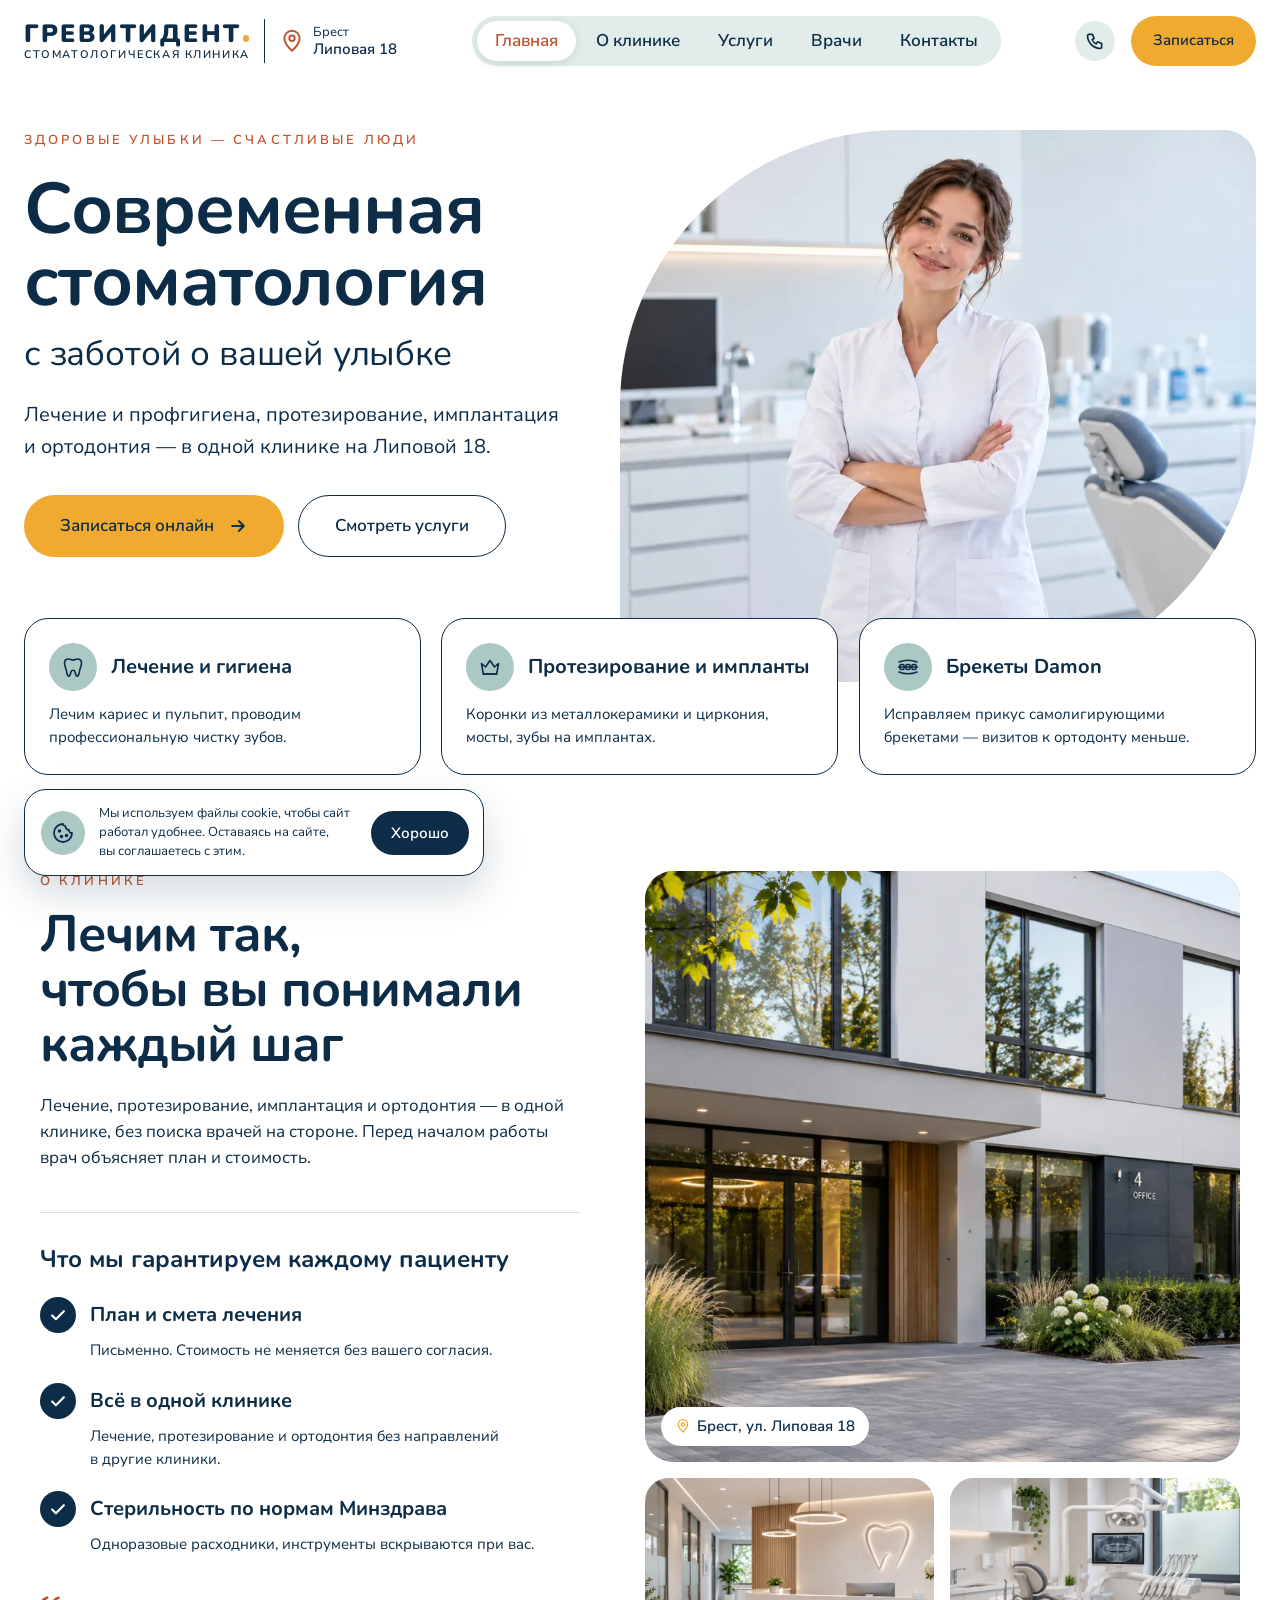
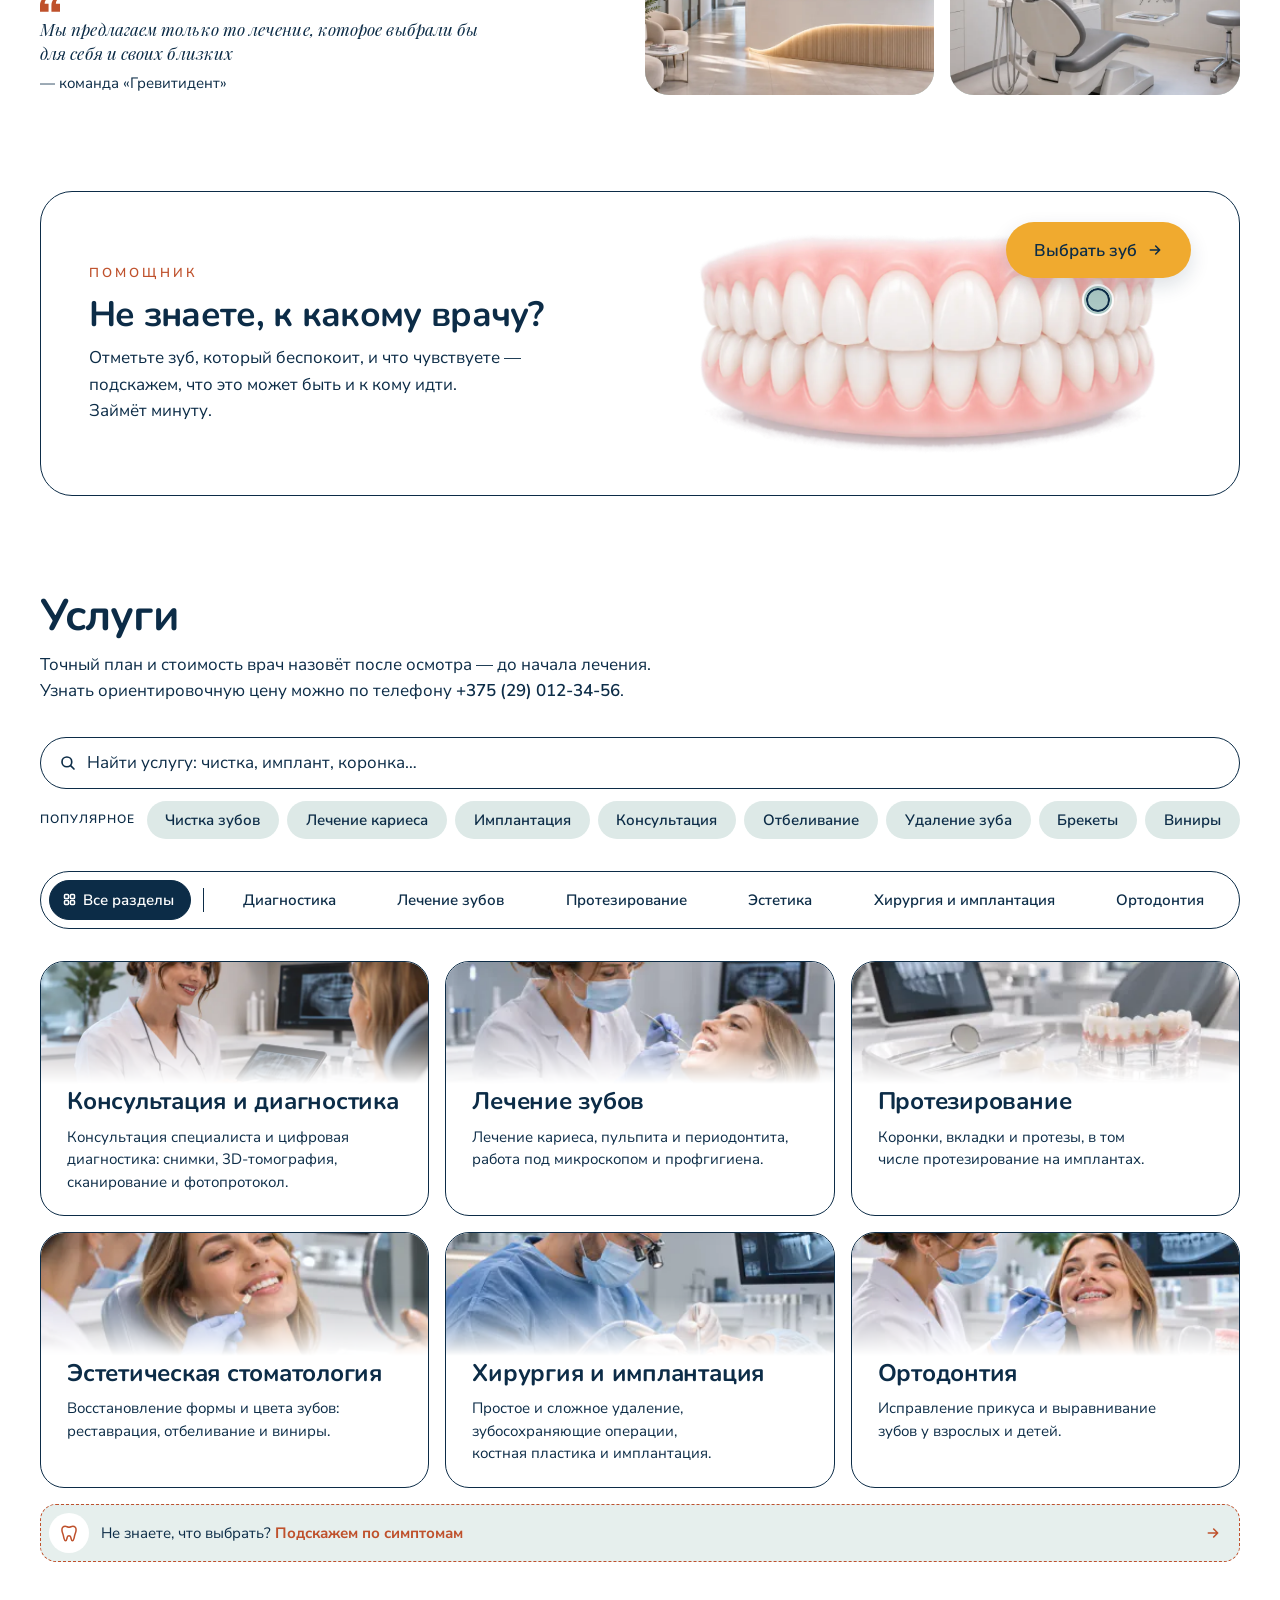
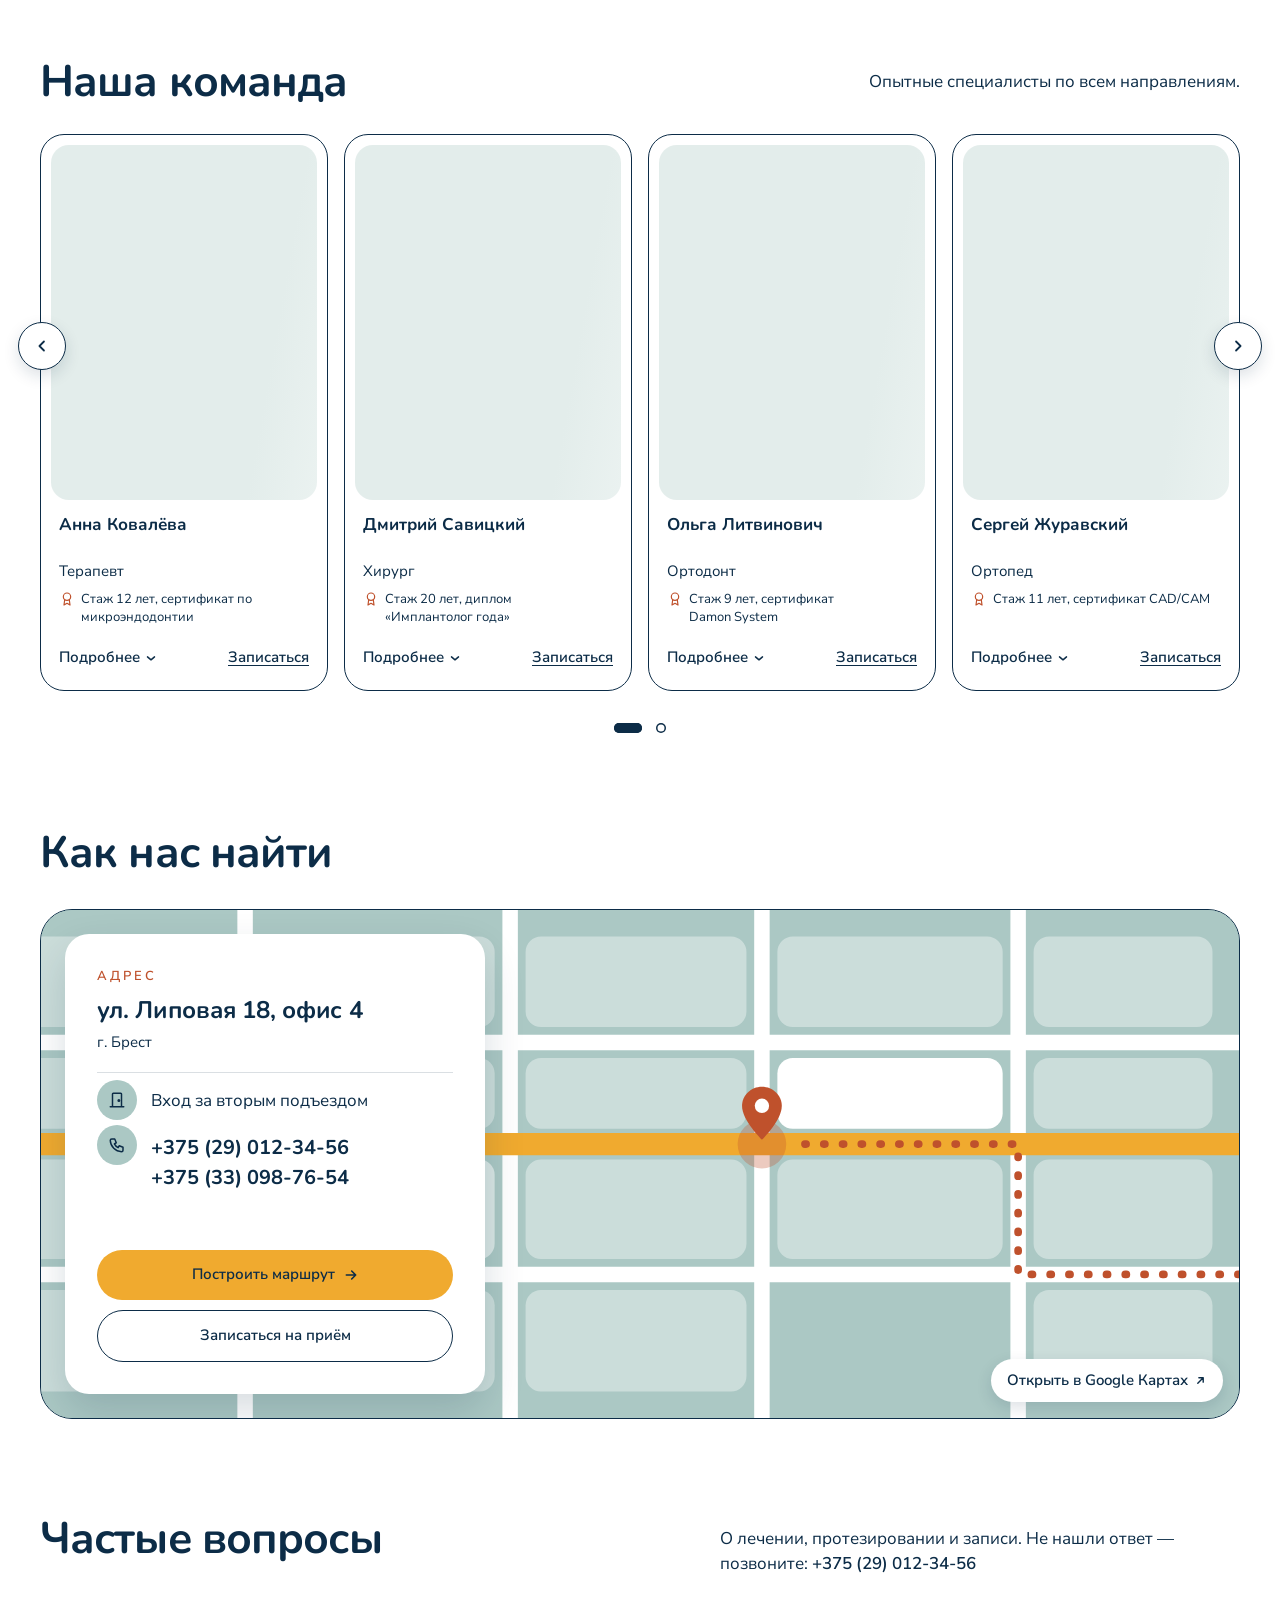
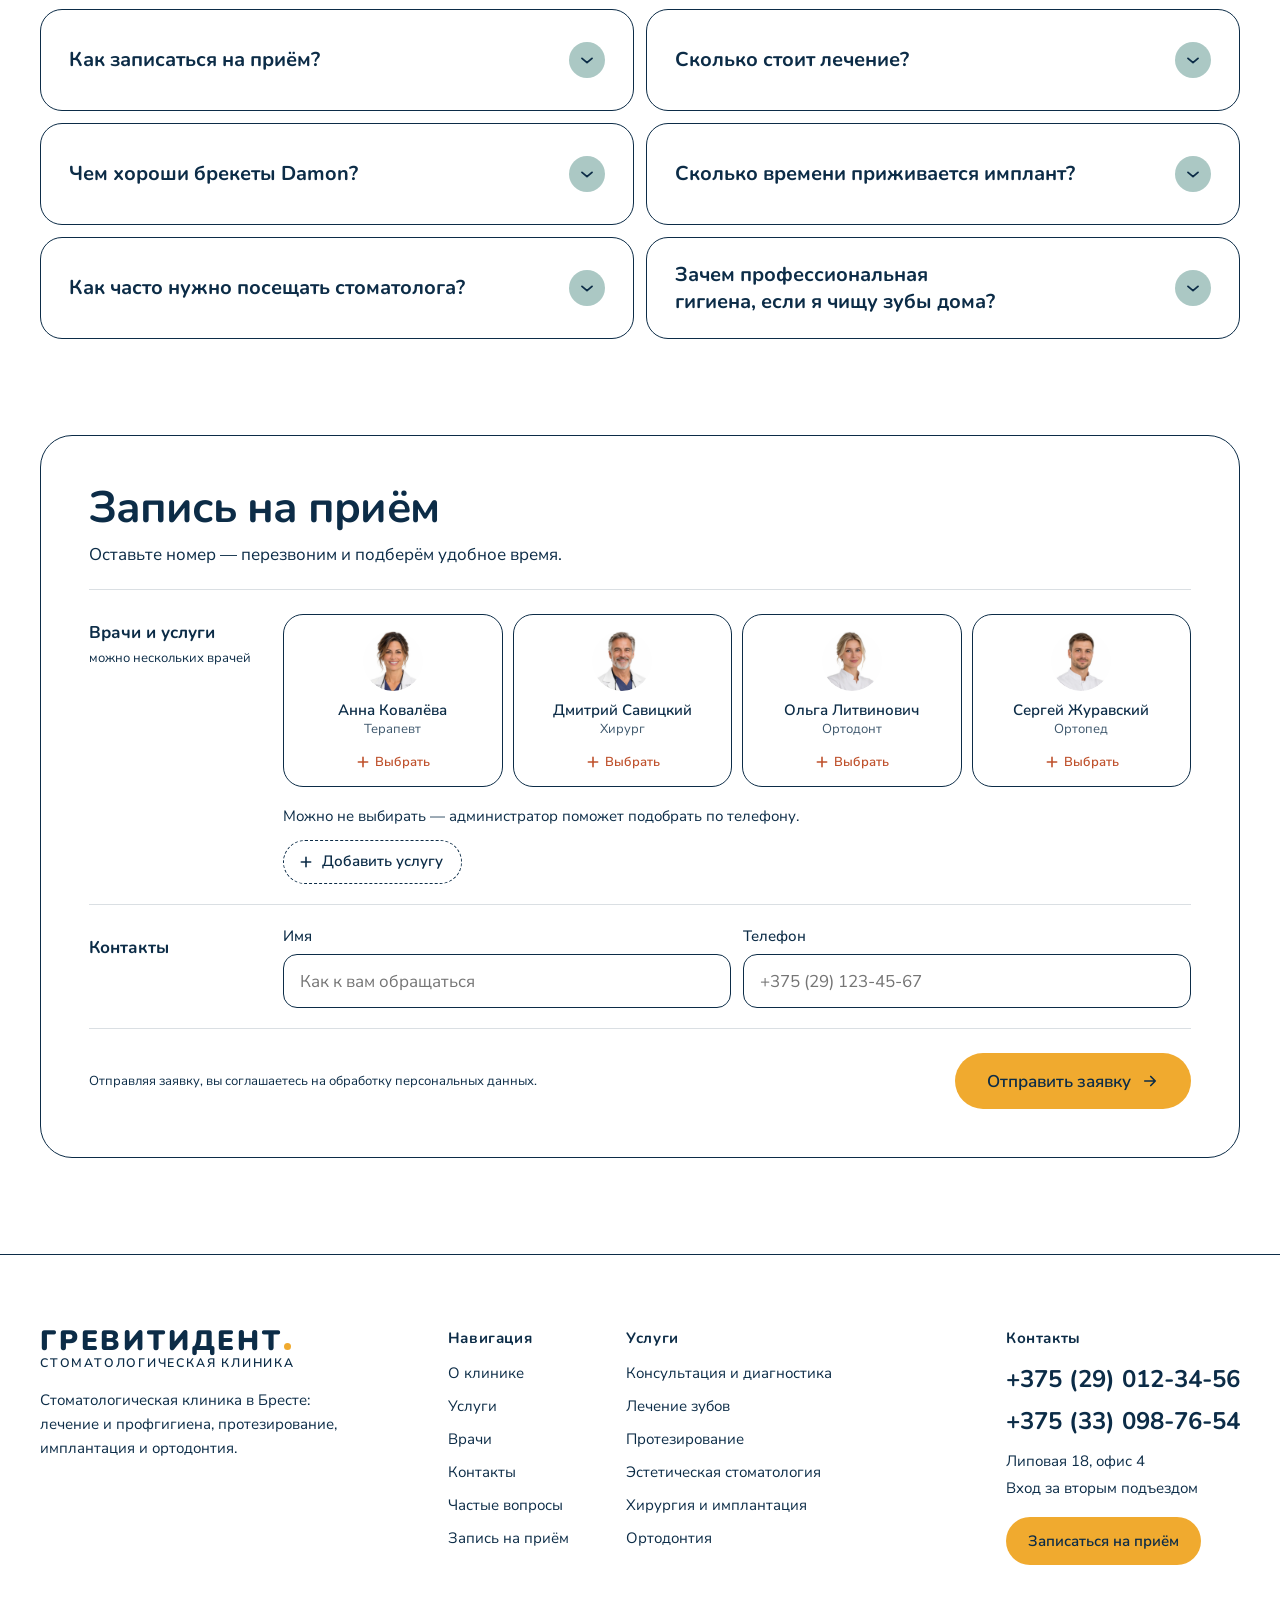
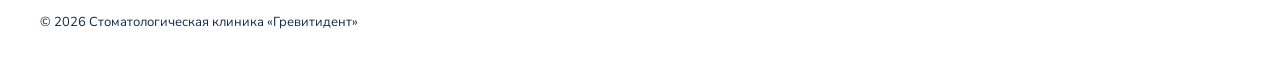
<file: index.html>
<!doctype html>
<html lang="ru">
<head>
<meta charset="utf-8">
<meta name="viewport" content="width=device-width, initial-scale=1, maximum-scale=1, user-scalable=no">
<title>Гревитидент — стоматология в Бресте</title>
<meta name="description" content="Стоматологическая клиника «Гревитидент» в Бресте: лечение и профгигиена, протезирование, имплантация и ортодонтия. Ул. Липовая 18, офис 4.">
<meta name="theme-color" content="#FFFFFF">
<link rel="icon" href="assets/icons/favicon.svg?v=3" type="image/svg+xml">
<link rel="icon" href="assets/icons/favicon-32.png?v=3" sizes="32x32" type="image/png">
<link rel="apple-touch-icon" href="assets/icons/apple-touch-icon.png?v=3">
<meta property="og:type" content="website">
<meta property="og:locale" content="ru_RU">
<meta property="og:site_name" content="Гревитидент">
<meta property="og:title" content="Гревитидент — стоматология в Бресте">
<meta property="og:description" content="Лечение, профгигиена, протезирование, имплантация и ортодонтия. Брест, ул. Липовая 18, офис 4.">
<meta property="og:url" content="https://danilchukv.github.io/stomatologia-landing/">
<meta property="og:image" content="https://danilchukv.github.io/stomatologia-landing/assets/icons/og-image.jpg?v=2">
<meta property="og:image:width" content="1200">
<meta property="og:image:height" content="630">
<meta property="og:image:alt" content="Гревитидент — современная стоматология в Бресте">
<meta name="twitter:card" content="summary_large_image">
<link rel="canonical" href="https://danilchukv.github.io/stomatologia-landing/">
<script type="application/ld+json">
{"@context": "https://schema.org", "@type": "Dentist", "name": "Гревитидент",
 "description": "Стоматологическая клиника в Бресте: лечение и профгигиена, протезирование, имплантация и ортодонтия.",
 "url": "https://danilchukv.github.io/stomatologia-landing/",
 "image": "https://danilchukv.github.io/stomatologia-landing/assets/icons/og-image.jpg",
 "telephone": ["+375 29 012-34-56", "+375 33 098-76-54"],
 "address": {"@type": "PostalAddress", "streetAddress": "ул. Липовая, 18, офис 4", "addressLocality": "Брест", "addressCountry": "BY"}}
</script>
<link rel="preload" href="assets/fonts/nunito-cyrillic.woff2" as="font" type="font/woff2" crossorigin>
<link rel="preload" href="assets/fonts/nunito-sans-cyrillic.woff2" as="font" type="font/woff2" crossorigin>
<script>'use strict'; if ('IntersectionObserver' in window && !matchMedia('(prefers-reduced-motion: reduce)').matches) {
  const h = document.documentElement;
  h.classList.add('reveal-on');
  // deferred scripts have run (or failed) by now: without main.js nothing would ever show the sections
  document.addEventListener('DOMContentLoaded', () => { if (!h.classList.contains('reveal-live')) h.classList.remove('reveal-on'); });
}</script>
<link rel="stylesheet" href="assets/css/style.css?v=20261128b">
<script src="assets/js/header.js?v=20261128b" defer></script>
<script src="assets/js/data.js?v=20261128b" defer></script>
<script src="assets/js/form.js?v=20261128b" defer></script>
<script src="assets/js/main.js?v=20261128b" defer></script>
</head>
<body>
<a class="skip" href="#main">Перейти к содержимому</a>

<svg class="sprite" aria-hidden="true">
  <symbol id="i-arrow" viewBox="0 0 24 24"><path d="M5 12h14M13 6l6 6-6 6"/></symbol>
  <symbol id="i-chev" viewBox="0 0 24 24"><path d="M6 10.1l6 5 6-5"/></symbol>
  <symbol id="i-chev-row" viewBox="0 0 24 24"><path d="M6.5 10.35l5.5 4.5 5.5-4.5"/></symbol>
  <symbol id="i-chev-up" viewBox="0 0 24 24"><path d="M6 13.9l6-5 6 5"/></symbol>
  <symbol id="i-prev" viewBox="0 0 24 24"><path d="M14.6 6l-6 6 6 6"/></symbol>
  <symbol id="i-next" viewBox="0 0 24 24"><path d="M9.4 6l6 6-6 6"/></symbol>
  <symbol id="i-back" viewBox="0 0 24 24"><path d="M15 6l-6 6 6 6"/></symbol>
  <symbol id="i-fwd" viewBox="0 0 24 24"><path d="M9 6l6 6-6 6"/></symbol>
  <symbol id="i-check" viewBox="0 0 24 24"><path d="M5 12.5l4.5 4.5L19 7.5"/></symbol>
  <symbol id="i-close" viewBox="0 0 24 24"><path d="M6 6l12 12M18 6L6 18"/></symbol>
  <symbol id="i-plus" viewBox="0 0 24 24"><path d="M12 5v14M5 12h14"/></symbol>
  <symbol id="i-ext" viewBox="0 0 24 24"><path d="M7 17L17 7M9 7h8v8"/></symbol>
  <symbol id="i-up" viewBox="0 0 24 24"><path d="M12 19V5M5.5 11.5L12 5l6.5 6.5"/></symbol>
  <symbol id="i-phone" viewBox="0 0 24 24"><path d="M5 4h4l2 5-2.5 1.5a11 11 0 0 0 5 5L15 13l5 2v4a2 2 0 0 1-2 2A16 16 0 0 1 3 6a2 2 0 0 1 2-2"/></symbol>
  <symbol id="i-pin" viewBox="0 0 24 24"><path d="M12 21s-7-6.2-7-11.5A7 7 0 0 1 19 9.5C19 14.8 12 21 12 21z"/><circle cx="12" cy="9.5" r="2.5"/></symbol>
  <symbol id="i-door" viewBox="0 0 24 24"><path d="M6 21V4a1 1 0 0 1 1-1h10a1 1 0 0 1 1 1v17M3 21h18"/><circle cx="14.5" cy="12.5" r="1" fill="currentColor"/></symbol>
  <symbol id="i-grid" viewBox="0 0 24 24"><rect x="4" y="4" width="6.5" height="6.5" rx="1.5"/><rect x="13.5" y="4" width="6.5" height="6.5" rx="1.5"/><rect x="4" y="13.5" width="6.5" height="6.5" rx="1.5"/><rect x="13.5" y="13.5" width="6.5" height="6.5" rx="1.5"/></symbol>
  <symbol id="i-alert" viewBox="0 0 24 24"><circle cx="12" cy="12" r="9"/><path d="M12 7.5v5.5M12 16.5v.01"/></symbol>
  <symbol id="i-award" viewBox="0 0 24 24"><circle cx="12" cy="8.5" r="5.5"/><path d="M8.6 12.8 7.5 21l4.5-2.6 4.5 2.6-1.1-8.2"/></symbol>
</svg>

<!-- Header -->
<header class="hdr" id="hdr">
  <div class="hdr__in">
    <div class="hdr__brand">
      <a class="logo" href="#top"><span class="logo__name">Гревитидент</span><span class="logo__sub">стоматологическая клиника</span></a>
      <div class="addr">
        <a class="addr__btn" href="#clinics">
          <svg class="ic addr__pin" width="26" height="26" stroke-width="1.8" aria-hidden="true"><use href="#i-pin"/></svg>
          <span class="addr__text"><span class="addr__city">Брест</span><span class="addr__area">Липовая&nbsp;18</span></span>
        </a>
      </div>
    </div>
    <div class="hdr__menu" id="hdr-menu">
      <nav class="nav" aria-label="Главное меню">
        <a class="nav__link" href="#top">Главная</a>
        <a class="nav__link" href="#calm">О&nbsp;клинике</a>
        <a class="nav__link" href="#services">Услуги</a>
        <a class="nav__link" href="#doctors">Врачи</a>
        <a class="nav__link" href="#clinics">Контакты</a>
      </nav>
      <div class="hdr__contact">
        <a class="hdr__phone" href="tel:+375290123456">
          <span class="hdr__phone-ic"><svg class="ic" width="20" height="20" stroke-width="2" aria-hidden="true"><use href="#i-phone"/></svg></span>
          <span class="hdr__phone-text">
            <span class="hdr__phone-hours">Запись на&nbsp;приём</span>
            <span class="hdr__phone-num">+375 (29) 012-34-56</span>
            <span class="hdr__phone-num hdr__phone-num--2">+375 (33) 098-76-54</span>
          </span>
        </a>
        <a class="btn btn--accent hdr__cta" href="#book">Записаться</a>
      </div>
    </div>
    <a class="hdr__call" href="tel:+375290123456" aria-label="Позвонить: +375 (29) 012-34-56"><svg class="ic" width="20" height="20" stroke-width="2" aria-hidden="true"><use href="#i-phone"/></svg></a>
    <button class="hdr__burger" type="button" aria-expanded="false" aria-controls="hdr-menu" aria-label="Меню"><span></span></button>
  </div>
</header>

<main id="main" tabindex="-1">

<!-- Hero -->
<section class="hero" id="top">
  <div class="hero__in">
    <div class="hero__text">
      <span class="eyebrow hero__motto"><span>Здоровые</span> <span>улыбки&nbsp;—</span> <span>счастливые</span> <span>люди</span></span>
      <h1 class="hero__title"><span class="hero__title-main">Современная стоматология</span><span class="hero__title-sub">с&nbsp;заботой о&nbsp;вашей улыбке</span></h1>
      <p class="hero__lead">Лечение и&nbsp;профгигиена, протезирование, имплантация и&nbsp;ортодонтия&nbsp;— в&nbsp;одной клинике на&nbsp;Липовой&nbsp;18.</p>
      <div class="hero__actions">
        <a class="btn btn--accent btn--hero" href="#book">Записаться онлайн<svg class="ic" width="20" height="20" stroke-width="2.2" aria-hidden="true"><use href="#i-arrow"/></svg></a>
        <a class="btn btn--ghost btn--hero" href="#services">Смотреть услуги</a>
      </div>
    </div>
    <div class="hero__media">
      <picture><source media="(max-width: 480px)" srcset="assets/img/hero-1100.webp"><img class="hero__img" src="assets/img/hero.webp?v=3" alt="Стоматолог в кабинете клиники" fetchpriority="high"></picture>
    </div>
  </div>
  <div class="hero__facts">
    <div class="fact">
      <span class="fact__ic"><svg width="30" height="30" viewBox="0 0 24 24" fill="none" stroke="currentColor" stroke-width="1.6" stroke-linejoin="round" stroke-linecap="round" aria-hidden="true"><path d="M7.4 4C5 4 3.5 5.8 3.5 8.3c0 2.1.7 3.6 1.3 5.2.6 1.7.8 3.3 1.2 5 .4 1.6 1 2.7 1.9 2.7 1.4 0 1.5-2.4 2-4.2.3-1.1.9-1.8 2.1-1.8s1.8.7 2.1 1.8c.5 1.8.6 4.2 2 4.2.9 0 1.5-1.1 1.9-2.7.4-1.7.6-3.3 1.2-5 .6-1.6 1.3-3.1 1.3-5.2C20.5 5.8 19 4 16.6 4c-1.8 0-2.8 1.1-4.6 1.1S9.2 4 7.4 4z"/></svg></span>
      <div class="fact__body">
        <p class="fact__title">Лечение и&nbsp;гигиена</p>
        <p class="fact__text">Лечим кариес и&nbsp;пульпит, проводим профессиональную чистку зубов.</p>
      </div>
    </div>
    <div class="fact">
      <span class="fact__ic"><svg width="30" height="30" viewBox="0 0 24 24" fill="none" stroke="currentColor" stroke-width="1.6" stroke-linecap="round" stroke-linejoin="round" aria-hidden="true"><path d="M3.5 8.5l4 3.5L12 5.5l4.5 6.5 4-3.5-1.8 10.5H5.3z"/><path d="M5.3 19h13.4"/></svg></span>
      <div class="fact__body">
        <p class="fact__title">Протезирование и&nbsp;импланты</p>
        <p class="fact__text">Коронки из&nbsp;металлокерамики и&nbsp;циркония, мосты, зубы на&nbsp;имплантах.</p>
      </div>
    </div>
    <div class="fact">
      <span class="fact__ic"><svg width="30" height="30" viewBox="0 0 24 24" fill="none" stroke="currentColor" stroke-width="1.6" stroke-linecap="round" stroke-linejoin="round" aria-hidden="true"><path d="M3 7c5.5-2.2 12.5-2.2 18 0M3 17c5.5 2.2 12.5 2.2 18 0"/><path d="M2.5 12h19"/><rect x="4" y="9.5" width="4" height="5" rx="1"/><rect x="10" y="9.5" width="4" height="5" rx="1"/><rect x="16" y="9.5" width="4" height="5" rx="1"/></svg></span>
      <div class="fact__body">
        <p class="fact__title">Брекеты Damon</p>
        <p class="fact__text">Исправляем прикус самолигирующими брекетами&nbsp;— визитов к&nbsp;ортодонту меньше.</p>
      </div>
    </div>
  </div>
  <div class="dots hero__dots" id="fact-dots" role="group" aria-label="Направления"><button type="button" class="dot" aria-pressed="true" aria-label="Направление 1 из 3" data-act="fact-go" data-i="0"></button><button type="button" class="dot" aria-pressed="false" aria-label="Направление 2 из 3" data-act="fact-go" data-i="1"></button><button type="button" class="dot" aria-pressed="false" aria-label="Направление 3 из 3" data-act="fact-go" data-i="2"></button></div>
</section>

<!-- About -->
<section class="about" id="calm">
  <div class="wrap about__in reveal">
    <div class="about__head">
      <div class="about__title-box">
        <span class="eyebrow">О&nbsp;клинике</span>
        <h2 class="title title--about"><span>Лечим так,</span> <span>чтобы вы&nbsp;понимали</span> <span>каждый шаг</span></h2>
      </div>
      <p class="about__lead">Лечение, протезирование, имплантация и&nbsp;ортодонтия&nbsp;— в&nbsp;одной клинике, без&nbsp;поиска врачей на&nbsp;стороне. Перед началом работы врач объясняет план и&nbsp;стоимость.</p>
    </div>
    <div class="about__gallery">
      <figure class="about__ph about__ph--main">
        <picture><source media="(max-width: 480px)" srcset="assets/img/clinic/building-800.webp"><img src="assets/img/clinic/building.webp" alt="Здание клиники, вход с улицы" loading="lazy"></picture>
        <span class="about__chip"><svg class="ic" width="16" height="16" stroke-width="2" aria-hidden="true"><use href="#i-pin"/></svg>Брест, ул.&nbsp;Липовая&nbsp;18</span>
      </figure>
      <figure class="about__ph">
        <picture><source media="(max-width: 480px)" srcset="assets/img/clinic/reception-480.webp"><img src="assets/img/clinic/reception.webp" alt="Холл и стойка администратора" loading="lazy"></picture>
      </figure>
      <figure class="about__ph">
        <picture><source media="(max-width: 480px)" srcset="assets/img/clinic/cabinet-480.webp"><img src="assets/img/clinic/cabinet.webp" alt="Стоматологический кабинет" loading="lazy"></picture>
      </figure>
    </div>
    <div class="promise">
      <h3 class="promise__title">Что&nbsp;мы&nbsp;гарантируем каждому пациенту</h3>
      <div class="promise__grid">
        <div class="promise__item">
          <span class="promise__ic"><svg class="ic" width="20" height="20" stroke-width="2.6" aria-hidden="true"><use href="#i-check"/></svg></span>
          <div class="promise__body">
            <h4 class="promise__h"><button type="button" class="promise__btn" data-act="promise" aria-controls="promise-1">План и&nbsp;смета лечения<span class="promise__chev" aria-hidden="true"><svg class="ic" width="14" height="14" stroke-width="2.6"><use href="#i-chev"/></svg></span></button></h4>
            <div class="promise__more" id="promise-1"><p class="promise__text">Письменно. Стоимость не&nbsp;меняется без&nbsp;вашего согласия.</p></div>
          </div>
        </div>
        <div class="promise__item">
          <span class="promise__ic"><svg class="ic" width="20" height="20" stroke-width="2.6" aria-hidden="true"><use href="#i-check"/></svg></span>
          <div class="promise__body">
            <h4 class="promise__h"><button type="button" class="promise__btn" data-act="promise" aria-controls="promise-2">Всё&nbsp;в&nbsp;одной клинике<span class="promise__chev" aria-hidden="true"><svg class="ic" width="14" height="14" stroke-width="2.6"><use href="#i-chev"/></svg></span></button></h4>
            <div class="promise__more" id="promise-2"><p class="promise__text">Лечение, протезирование и&nbsp;ортодонтия без&nbsp;направлений в&nbsp;другие клиники.</p></div>
          </div>
        </div>
        <div class="promise__item">
          <span class="promise__ic"><svg class="ic" width="20" height="20" stroke-width="2.6" aria-hidden="true"><use href="#i-check"/></svg></span>
          <div class="promise__body">
            <h4 class="promise__h"><button type="button" class="promise__btn" data-act="promise" aria-controls="promise-3">Стерильность по&nbsp;нормам Минздрава<span class="promise__chev" aria-hidden="true"><svg class="ic" width="14" height="14" stroke-width="2.6"><use href="#i-chev"/></svg></span></button></h4>
            <div class="promise__more" id="promise-3"><p class="promise__text">Одноразовые расходники, инструменты вскрываются при&nbsp;вас.</p></div>
          </div>
        </div>
      </div>
    </div>
    <blockquote class="motto">
      <svg class="motto__ic" width="20" height="16" viewBox="0 0 28 22" fill="currentColor" aria-hidden="true"><path d="M0 22V13.2C0 5.9 3.9 1.5 11 0l1.3 3C8.4 4.3 6.6 6.8 6.5 10.6H12V22H0zm16 0v-8.8C16 5.9 19.9 1.5 27 0l1 3c-3.9 1.3-5.7 3.8-5.8 7.6H28V22H16z"/></svg>
      <p class="motto__text">Мы&nbsp;предлагаем только то&nbsp;лечение, которое выбрали&nbsp;бы для&nbsp;себя и&nbsp;своих&nbsp;близких</p>
      <span class="motto__by">— команда «Гревитидент»</span>
    </blockquote>
  </div>
</section>

<!-- Finder: the helper's own mini section, the site's signature feature (opens the helper dialog) -->
<section class="finder" id="finder" aria-labelledby="finder-title">
  <div class="wrap finder__card reveal">
    <div class="finder__text">
      <span class="eyebrow">Помощник</span>
      <h2 class="finder__title" id="finder-title">Не&nbsp;знаете, к&nbsp;какому врачу?</h2>
      <p class="finder__lead">Отметьте зуб, который беспокоит, и&nbsp;что&nbsp;чувствуете&nbsp;— подскажем, что&nbsp;это может быть и&nbsp;к&nbsp;кому идти. Займёт минуту.</p>
    </div>
    <div class="finder__jaw" data-act="finder-open">
      <img class="finder__img" src="assets/img/smile.webp" alt="" loading="lazy">
      <span class="finder__dot" aria-hidden="true"></span>
      <button type="button" class="btn btn--accent finder__pick" data-act="finder-open">Выбрать зуб<svg class="ic" width="16" height="16" stroke-width="2.4" aria-hidden="true"><use href="#i-arrow"/></svg></button>
    </div>
  </div>
</section>

<!-- Services -->
<section class="services" id="services">
  <div class="wrap services__in reveal">
    <div class="services__head">
      <h2 class="title" id="services-title" tabindex="-1">Услуги</h2>
      <p class="services__lead">Точный план и&nbsp;стоимость врач назовёт после осмотра&nbsp;— до&nbsp;начала лечения. Узнать ориентировочную цену можно по&nbsp;телефону <a href="tel:+375290123456" class="tel">+375 (29) 012-34-56</a>.</p>
    </div>
    <div class="svc-find">
      <label class="svc-find__box"><svg class="svc-find__ic" width="18" height="18" viewBox="0 0 24 24" fill="none" stroke="currentColor" stroke-width="2.2" stroke-linecap="round" aria-hidden="true"><circle cx="10.5" cy="10.5" r="6.5"/><path d="M15.5 15.5L20 20"/></svg><input class="svc-find__q" id="svc-q" type="search" placeholder="Найти услугу: чистка, имплант, коронка…" autocomplete="off" enterkeyhint="search" aria-label="Найти услугу" role="combobox" aria-autocomplete="list" aria-expanded="false" aria-controls="svc-list"></label>
      <span class="svc-find__said" id="svc-said" role="status"></span>
      <div class="svc-find__out" id="svc-found"></div>
    </div>
    <div class="svc-bar-box" id="svc-bar-box"></div>
    <div class="svc-grid grid-in" id="svc-grid">
      <button type="button" class="svc-card" data-act="cat" data-cat="diag">
        <span class="svc-card__photo" aria-hidden="true"><picture><source media="(max-width: 640px)" srcset="assets/img/services/diag-360.webp"><img src="assets/img/services/diag-800.webp" srcset="assets/img/services/diag-800.webp 800w, assets/img/services/diag.webp 1600w" sizes="(max-width: 760px) 100vw, 400px" alt="" loading="lazy"></picture></span>
        <span class="svc-card__name">Консультация и&nbsp;диагностика</span>
        <span class="svc-card__desc">Консультация специалиста и&nbsp;цифровая диагностика: снимки, 3D-томография, сканирование и&nbsp;фотопротокол.</span>
      </button>
      <button type="button" class="svc-card" data-act="cat" data-cat="treat">
        <span class="svc-card__photo" aria-hidden="true"><picture><source media="(max-width: 640px)" srcset="assets/img/services/treat-360.webp"><img src="assets/img/services/treat-800.webp" srcset="assets/img/services/treat-800.webp 800w, assets/img/services/treat.webp 1600w" sizes="(max-width: 760px) 100vw, 400px" alt="" loading="lazy"></picture></span>
        <span class="svc-card__name">Лечение зубов</span>
        <span class="svc-card__desc">Лечение кариеса, пульпита и&nbsp;периодонтита, работа под&nbsp;микроскопом и&nbsp;профгигиена.</span>
      </button>
      <button type="button" class="svc-card" data-act="cat" data-cat="prost">
        <span class="svc-card__photo" aria-hidden="true"><picture><source media="(max-width: 640px)" srcset="assets/img/services/prost-360.webp"><img src="assets/img/services/prost-800.webp" srcset="assets/img/services/prost-800.webp 800w, assets/img/services/prost.webp 1600w" sizes="(max-width: 760px) 100vw, 400px" alt="" loading="lazy"></picture></span>
        <span class="svc-card__name">Протезирование</span>
        <span class="svc-card__desc">Коронки, вкладки и&nbsp;протезы, в&nbsp;том числе протезирование на&nbsp;имплантах.</span>
      </button>
      <button type="button" class="svc-card" data-act="cat" data-cat="aesthetic">
        <span class="svc-card__photo" aria-hidden="true"><picture><source media="(max-width: 640px)" srcset="assets/img/services/aesthetic-360.webp"><img src="assets/img/services/aesthetic-800.webp" srcset="assets/img/services/aesthetic-800.webp 800w, assets/img/services/aesthetic.webp 1600w" sizes="(max-width: 760px) 100vw, 400px" alt="" loading="lazy"></picture></span>
        <span class="svc-card__name">Эстетическая стоматология</span>
        <span class="svc-card__desc">Восстановление формы и&nbsp;цвета зубов: реставрация, отбеливание и&nbsp;виниры.</span>
      </button>
      <button type="button" class="svc-card" data-act="cat" data-cat="surgery">
        <span class="svc-card__photo" aria-hidden="true"><picture><source media="(max-width: 640px)" srcset="assets/img/services/surgery-360.webp"><img src="assets/img/services/surgery-800.webp" srcset="assets/img/services/surgery-800.webp 800w, assets/img/services/surgery.webp 1600w" sizes="(max-width: 760px) 100vw, 400px" alt="" loading="lazy"></picture></span>
        <span class="svc-card__name">Хирургия и&nbsp;имплантация</span>
        <span class="svc-card__desc">Простое и&nbsp;сложное удаление, зубосохраняющие операции, костная пластика и&nbsp;имплантация.</span>
      </button>
      <button type="button" class="svc-card" data-act="cat" data-cat="ortho">
        <span class="svc-card__photo" aria-hidden="true"><picture><source media="(max-width: 640px)" srcset="assets/img/services/ortho-360.webp"><img src="assets/img/services/ortho-800.webp" srcset="assets/img/services/ortho-800.webp 800w, assets/img/services/ortho.webp 1600w" sizes="(max-width: 760px) 100vw, 400px" alt="" loading="lazy"></picture></span>
        <span class="svc-card__name">Ортодонтия</span>
        <span class="svc-card__desc">Исправление прикуса и&nbsp;выравнивание зубов у&nbsp;взрослых и&nbsp;детей.</span>
      </button>
      <button type="button" class="svc-unsure" data-act="finder-open"><span class="svc-unsure__ic" aria-hidden="true"><svg width="20" height="20" viewBox="0 0 24 24" fill="none" stroke="currentColor" stroke-width="1.8" stroke-linejoin="round" stroke-linecap="round"><path d="M7.4 4C5 4 3.5 5.8 3.5 8.3c0 2.1.7 3.6 1.3 5.2.6 1.7.8 3.3 1.2 5 .4 1.6 1 2.7 1.9 2.7 1.4 0 1.5-2.4 2-4.2.3-1.1.9-1.8 2.1-1.8s1.8.7 2.1 1.8c.5 1.8.6 4.2 2 4.2.9 0 1.5-1.1 1.9-2.7.4-1.7.6-3.3 1.2-5 .6-1.6 1.3-3.1 1.3-5.2C20.5 5.8 19 4 16.6 4c-1.8 0-2.8 1.1-4.6 1.1S9.2 4 7.4 4z"/></svg></span><span class="svc-unsure__t">Не&nbsp;знаете, что выбрать? <b>Подскажем по&nbsp;симптомам</b></span><svg class="ic" width="16" height="16" stroke-width="2.4" aria-hidden="true"><use href="#i-arrow"/></svg></button>
    </div>
    <div class="svc-open" id="svc-open" hidden></div>
  </div>
</section>

<!-- Doctors -->
<section class="doctors" id="doctors">
  <div class="wrap doctors__in reveal">
    <div class="doctors__head">
      <h2 class="title">Наша команда</h2>
      <p class="doctors__lead">Опытные специалисты по&nbsp;всем направлениям.</p>
    </div>
    <div class="doc-carousel">
      <div class="doc-grid" id="doc-track" aria-live="polite"></div>
      <button type="button" class="btn btn--ghost side-arrow side-arrow--prev" data-act="doc-prev" aria-label="Предыдущие врачи"><svg class="ic" width="18" height="18" stroke-width="2.4" aria-hidden="true"><use href="#i-prev"/></svg></button>
      <button type="button" class="btn btn--ghost side-arrow side-arrow--next" data-act="doc-next" aria-label="Следующие врачи"><svg class="ic" width="18" height="18" stroke-width="2.4" aria-hidden="true"><use href="#i-next"/></svg></button>
    </div>
    <div class="doc-panel" id="doc-panel" aria-hidden="true"><div class="doc-panel__in" id="doc-panel-in" aria-live="polite"></div></div>
    <div class="dots-row" id="doc-dots-row">
      <div class="dots" id="doc-dots" role="group" aria-label="Страницы врачей"></div>
    </div>
  </div>
</section>

<!-- Contacts -->
<section class="clinics" id="clinics">
  <div class="wrap clinics__in reveal">
    <h2 class="title">Как&nbsp;нас&nbsp;найти</h2>
    <article class="clinic">
      <!-- the whole map opens Google Maps; the drawing is inline so the route and the pin can move -->
      <a class="clinic__map" href="https://www.google.com/maps/search/?api=1&amp;query=%D0%B3.%20%D0%91%D1%80%D0%B5%D1%81%D1%82%2C%20%D1%83%D0%BB.%20%D0%9B%D0%B8%D0%BF%D0%BE%D0%B2%D0%B0%D1%8F%2C%2018" target="_blank" rel="noopener" aria-label="Открыть в Google Картах — клиника на карте">
        <svg class="clinic__art" viewBox="0 0 1200 460" preserveAspectRatio="xMaxYMid slice" aria-hidden="true">
          <rect width="1200" height="460" fill="#ABC8C4"/>
          <g fill="#FFFFFF" opacity=".38">
            <rect x="24" y="24" width="262" height="82" rx="14"/><rect x="314" y="24" width="212" height="82" rx="14"/><rect x="554" y="24" width="200" height="82" rx="14"/><rect x="782" y="24" width="204" height="82" rx="14"/><rect x="1014" y="24" width="162" height="82" rx="14"/>
            <rect x="24" y="134" width="262" height="64" rx="14"/><rect x="314" y="134" width="212" height="64" rx="14"/><rect x="554" y="134" width="200" height="64" rx="14"/><rect x="1014" y="134" width="162" height="64" rx="14"/>
            <rect x="24" y="226" width="262" height="90" rx="14"/><rect x="554" y="226" width="200" height="90" rx="14"/><rect x="782" y="226" width="204" height="90" rx="14"/><rect x="1014" y="226" width="162" height="90" rx="14"/>
            <rect x="24" y="344" width="262" height="92" rx="14"/><rect x="314" y="344" width="212" height="92" rx="14"/><rect x="554" y="344" width="200" height="92" rx="14"/><rect x="1014" y="344" width="162" height="92" rx="14"/>
          </g>
          <!-- a park: a block of trees -->
          <rect x="314" y="226" width="212" height="90" rx="14" fill="#FFFFFF" opacity=".55"/>
          <g fill="#ABC8C4"><circle cx="350" cy="256" r="13"/><circle cx="392" cy="286" r="15"/><circle cx="440" cy="252" r="12"/><circle cx="486" cy="288" r="14"/><circle cx="352" cy="296" r="9"/><circle cx="470" cy="250" r="8"/></g>
          <!-- the clinic's block -->
          <rect x="782" y="134" width="204" height="64" rx="14" fill="#FFFFFF"/>
          <g stroke="#FFFFFF" stroke-linecap="round" fill="none" stroke-width="14"><path d="M0 120 H1200"/><path d="M0 330 H1200"/><path d="M300 0 V460"/><path d="M540 0 V460"/><path d="M768 0 V460"/><path d="M1000 0 V460"/></g>
          <path d="M0 212 H1200" stroke="#F0AA2F" stroke-width="20" stroke-linecap="round"/>
          <path class="clinic__route" d="M1200 330 H1000 V212 H800" stroke="#BF512C" stroke-width="7" stroke-linecap="round" stroke-linejoin="round" fill="none" stroke-dasharray="1 16"/>
          <circle class="clinic__pulse" cx="768" cy="212" r="22" fill="#BF512C" fill-opacity=".3"/>
          <g transform="translate(750 160)"><path d="M18 0C8 0 0 7.8 0 17.4 0 30.5 18 48 18 48s18-17.5 18-30.6C36 7.8 28 0 18 0z" fill="#BF512C"/><circle cx="18" cy="17.3" r="6.5" fill="#FFFFFF"/></g>
        </svg>
        <span class="clinic__cta">Открыть в&nbsp;Google Картах<svg class="ic" width="13" height="13" stroke-width="2.6" aria-hidden="true"><use href="#i-ext"/></svg></span>
      </a>
      <div class="clinic__body">
        <span class="eyebrow">Адрес</span>
        <h3 class="clinic__name">ул.&nbsp;Липовая&nbsp;18, офис&nbsp;4</h3>
        <p class="clinic__city">г.&nbsp;Брест</p>
        <ul class="clinic__rows">
          <li class="clinic__row"><span class="clinic__ic"><svg class="ic" width="18" height="18" stroke-width="2" aria-hidden="true"><use href="#i-door"/></svg></span><span>Вход за&nbsp;вторым подъездом</span></li>
          <li class="clinic__row"><span class="clinic__ic"><svg class="ic" width="18" height="18" stroke-width="2" aria-hidden="true"><use href="#i-phone"/></svg></span><span class="clinic__tels"><a href="tel:+375290123456">+375 (29) 012-34-56</a><a href="tel:+375330987654">+375 (33) 098-76-54</a></span></li>
        </ul>
        <div class="clinic__actions">
          <a class="btn btn--accent clinic__btn" href="https://www.google.com/maps/dir/?api=1&amp;destination=%D0%B3.%20%D0%91%D1%80%D0%B5%D1%81%D1%82%2C%20%D1%83%D0%BB.%20%D0%9B%D0%B8%D0%BF%D0%BE%D0%B2%D0%B0%D1%8F%2C%2018" target="_blank" rel="noopener">Построить маршрут<svg class="ic" width="16" height="16" stroke-width="2.4" aria-hidden="true"><use href="#i-arrow"/></svg></a>
          <a class="btn btn--ghost-dark clinic__btn" href="#book"><span class="clinic__btn-full">Записаться на&nbsp;приём</span><span class="clinic__btn-short">Записаться</span></a>
        </div>
      </div>
    </article>
  </div>
</section>

<!-- FAQ -->
<section class="faq-sec" id="faq">
  <div class="wrap faq-sec__in reveal">
    <div class="faq-sec__head">
      <h2 class="title">Частые вопросы</h2>
      <p class="faq-sec__lead">О&nbsp;лечении, протезировании и&nbsp;записи. Не&nbsp;нашли ответ&nbsp;— позвоните: <a href="tel:+375290123456" class="tel">+375 (29) 012-34-56</a></p>
    </div>
    <div class="faq-cols">
      <div class="faq-col">
        <details class="faq">
          <summary><span class="faq__q">Как&nbsp;записаться на&nbsp;приём?</span><span class="faq__ic" aria-hidden="true"><svg class="ic" width="20" height="20" stroke-width="2.2"><use href="#i-chev"/></svg></span></summary>
          <p class="faq__a">Позвоните по&nbsp;телефону <span class="nowrap">+375&nbsp;(29)&nbsp;012-34-56</span> или&nbsp;<span class="nowrap">+375&nbsp;(33)&nbsp;098-76-54</span> либо оставьте заявку на&nbsp;сайте&nbsp;— перезвоним и&nbsp;подберём удобное время.</p>
        </details>
        <details class="faq">
          <summary><span class="faq__q">Чем хороши брекеты Damon?</span><span class="faq__ic" aria-hidden="true"><svg class="ic" width="20" height="20" stroke-width="2.2"><use href="#i-chev"/></svg></span></summary>
          <p class="faq__a">Это&nbsp;самолигирующие брекеты: дугу держит защёлка, а&nbsp;не&nbsp;лигатуры. Трения меньше, зубы перемещаются мягче, а&nbsp;визитов к&nbsp;ортодонту нужно меньше. Бывают металлические и&nbsp;керамические&nbsp;— почти незаметные на&nbsp;зубах.</p>
        </details>
        <details class="faq">
          <summary><span class="faq__q">Как&nbsp;часто нужно посещать стоматолога?</span><span class="faq__ic" aria-hidden="true"><svg class="ic" width="20" height="20" stroke-width="2.2"><use href="#i-chev"/></svg></span></summary>
          <p class="faq__a">Профилактический осмотр&nbsp;— раз&nbsp;в&nbsp;6&nbsp;месяцев, даже если ничего не&nbsp;беспокоит. Так&nbsp;проблемы находят на&nbsp;ранней стадии, когда лечение проще и&nbsp;дешевле.</p>
        </details>
      </div>
      <div class="faq-col">
        <details class="faq">
          <summary><span class="faq__q">Сколько стоит лечение?</span><span class="faq__ic" aria-hidden="true"><svg class="ic" width="20" height="20" stroke-width="2.2"><use href="#i-chev"/></svg></span></summary>
          <p class="faq__a">Стоимость зависит от&nbsp;диагноза и&nbsp;выбранных материалов. Врач называет план и&nbsp;стоимость до&nbsp;начала работы&nbsp;— без&nbsp;сюрпризов в&nbsp;конце.</p>
        </details>
        <details class="faq">
          <summary><span class="faq__q">Сколько времени приживается имплант?</span><span class="faq__ic" aria-hidden="true"><svg class="ic" width="20" height="20" stroke-width="2.2"><use href="#i-chev"/></svg></span></summary>
          <p class="faq__a">Обычно от&nbsp;3&nbsp;до&nbsp;6&nbsp;месяцев. Срок зависит от&nbsp;челюсти, объёма кости и&nbsp;общего здоровья. Точный план врач составит после снимка и&nbsp;консультации.</p>
        </details>
        <details class="faq">
          <summary><span class="faq__q">Зачем <span class="faq__long">профессиональная гигиена</span><span class="faq__short">профгигиена</span>, если&nbsp;я&nbsp;чищу зубы дома?</span><span class="faq__ic" aria-hidden="true"><svg class="ic" width="20" height="20" stroke-width="2.2"><use href="#i-chev"/></svg></span></summary>
          <p class="faq__a">Щётка не&nbsp;удаляет зубной камень и&nbsp;налёт в&nbsp;межзубных промежутках. Гигиена у&nbsp;врача снижает риск кариеса и&nbsp;воспаления дёсен. Рекомендуем проходить её&nbsp;раз&nbsp;в&nbsp;полгода.</p>
        </details>
      </div>
    </div>
  </div>
</section>

<!-- Booking -->
<section class="book" id="book">
  <div class="book__card">
    <div class="book__head">
      <div class="book__titles">
        <h2 class="title">Запись на&nbsp;приём</h2>
        <p class="book__lead">Оставьте номер&nbsp;— перезвоним и&nbsp;подберём удобное время.</p>
      </div>
      <button type="button" class="book__reset" data-act="cart-reset" hidden><svg class="ic" width="14" height="14" stroke-width="2.6" aria-hidden="true"><use href="#i-close"/></svg>Сбросить всё</button>
    </div>
    <div class="book__body">
      <form class="book__form" id="book-form" novalidate>
        <div class="book__row">
          <span class="book__k" id="book-k-doc">Врачи и&nbsp;услуги<span class="book__k-hint">можно нескольких врачей</span></span>
          <div class="book__v" id="book-svcs" role="group" aria-labelledby="book-k-doc"></div>
        </div>
        <div class="book__row">
          <span class="book__k">Контакты</span>
          <div class="book__fields">
            <label class="field">Имя
              <input class="field__input" type="text" name="name" autocomplete="name" maxlength="40" placeholder="Как к вам обращаться" aria-describedby="err-name">
              <span class="field__err" id="err-name" role="alert" hidden><svg class="ic" width="14" height="14" stroke-width="2.4" aria-hidden="true"><use href="#i-alert"/></svg><span></span></span>
            </label>
            <label class="field">Телефон
              <input class="field__input" type="tel" name="phone" autocomplete="tel" inputmode="tel" placeholder="+375 (29) 123-45-67" aria-describedby="err-phone">
              <span class="field__err" id="err-phone" role="alert" hidden><svg class="ic" width="14" height="14" stroke-width="2.4" aria-hidden="true"><use href="#i-alert"/></svg><span></span></span>
            </label>
          </div>
        </div>
        <div class="book__foot">
          <p class="book__consent">Отправляя заявку, вы&nbsp;соглашаетесь на&nbsp;обработку персональных данных.</p>
          <button class="btn btn--accent book__send" type="submit">Отправить заявку<svg class="ic" width="18" height="18" stroke-width="2.2" aria-hidden="true"><use href="#i-arrow"/></svg></button>
        </div>
      </form>
      <div class="book__done" id="book-done" role="status">
        <span class="book__done-ic"><svg class="ic" width="26" height="26" stroke-width="2.6" aria-hidden="true"><use href="#i-check"/></svg></span>
        <h3 class="book__done-title" tabindex="-1">Заявка отправлена</h3>
        <p class="book__done-text">Перезвоним и&nbsp;подберём удобное время.</p>
        <button type="button" class="btn btn--dark book__again" data-act="book-again" data-from="book">Записаться ещё раз</button>
      </div>
    </div>
  </div>
</section>

</main>

<!-- Footer -->
<footer class="ftr">
  <div class="wrap ftr__in">
    <div class="ftr__grid">
      <div class="ftr__brand">
        <a class="logo logo--lg ftr__logo" href="#top"><span class="logo__name">Гревитидент</span><span class="logo__sub">стоматологическая клиника</span></a>
        <p class="ftr__about">Стоматологическая клиника в&nbsp;Бресте: лечение и&nbsp;профгигиена, протезирование, имплантация и&nbsp;ортодонтия.</p>
      </div>
      <nav class="ftr__col" aria-label="Навигация в подвале">
        <span class="ftr__h">Навигация</span>
        <a class="ftr__link" href="#calm">О&nbsp;клинике</a>
        <a class="ftr__link" href="#services">Услуги</a>
        <a class="ftr__link" href="#doctors">Врачи</a>
        <a class="ftr__link" href="#clinics">Контакты</a>
        <a class="ftr__link" href="#faq">Частые вопросы</a>
        <a class="ftr__link" href="#book">Запись на&nbsp;приём</a>
      </nav>
      <div class="ftr__col">
        <span class="ftr__h">Услуги</span>
        <a class="ftr__link" href="#services" data-act="cat" data-cat="diag">Консультация и&nbsp;диагностика</a>
        <a class="ftr__link" href="#services" data-act="cat" data-cat="treat">Лечение зубов</a>
        <a class="ftr__link" href="#services" data-act="cat" data-cat="prost">Протезирование</a>
        <a class="ftr__link" href="#services" data-act="cat" data-cat="aesthetic">Эстетическая стоматология</a>
        <a class="ftr__link" href="#services" data-act="cat" data-cat="surgery">Хирургия и&nbsp;имплантация</a>
        <a class="ftr__link" href="#services" data-act="cat" data-cat="ortho">Ортодонтия</a>
      </div>
      <div class="ftr__col ftr__contacts">
        <span class="ftr__h">Контакты</span>
        <a class="ftr__tel" href="tel:+375290123456">+375 (29) 012-34-56</a>
        <a class="ftr__tel" href="tel:+375330987654">+375 (33) 098-76-54</a>
        <div class="ftr__addr">
          <span>Липовая&nbsp;18, офис&nbsp;4</span>
          <span>Вход за&nbsp;вторым подъездом</span>
        </div>
        <a class="btn btn--accent ftr__cta" href="#book">Записаться на&nbsp;приём</a>
      </div>
    </div>
    <div class="ftr__legal">
      <span>© 2026&nbsp;Стоматологическая клиника «Гревитидент»</span>
    </div>
  </div>
</footer>

<!-- Helper: tooth → symptom → which doctor; a dialog opened from Services, no booking in it -->
<dialog class="helper" id="helper" aria-labelledby="helper-title">
  <button type="button" class="helper__close" data-act="helper-close" aria-label="Закрыть"><svg class="ic" width="20" height="20" stroke-width="2.4" aria-hidden="true"><use href="#i-close"/></svg></button>
  <aside class="helper__side">
    <div class="helper__titles">
      <span class="eyebrow">Помощник</span>
      <h2 class="helper__title" id="helper-title" tabindex="-1" autofocus>К&nbsp;какому врачу обратиться?</h2>
    </div>
    <ol class="hsteps" aria-label="Шаги">
      <li class="hstep"><span class="hstep__row" data-step="1"><span class="hstep__dot"><svg class="ic hstep__check" width="16" height="16" stroke-width="3" aria-hidden="true"><use href="#i-check"/></svg><span class="hstep__n">1</span></span><span class="hstep__text"><span class="hstep__t">Зуб</span><span class="hstep__v"></span></span></span></li>
      <li class="hstep"><span class="hstep__row" data-step="2"><span class="hstep__dot"><svg class="ic hstep__check" width="16" height="16" stroke-width="3" aria-hidden="true"><use href="#i-check"/></svg><span class="hstep__n">2</span></span><span class="hstep__text"><span class="hstep__t">Что&nbsp;беспокоит</span><span class="hstep__v"></span></span></span></li>
      <li class="hstep"><span class="hstep__row" data-step="3"><span class="hstep__dot"><svg class="ic hstep__check" width="16" height="16" stroke-width="3" aria-hidden="true"><use href="#i-check"/></svg><span class="hstep__n">3</span></span><span class="hstep__text"><span class="hstep__t">Какой врач нужен</span><span class="hstep__v"></span></span></span></li>
    </ol>
    <p class="helper__note">Это подсказка, а&nbsp;не&nbsp;диагноз. Точный план врач составит после осмотра.</p>
  </aside>

  <div class="helper__main">
    <div class="helper__head">
      <span class="helper__k" id="helper-k"></span>
      <h3 class="helper__h" id="helper-h" tabindex="-1"></h3>
      <p class="helper__lead" id="helper-lead"></p>
    </div>

    <div class="helper__body" id="helper-body">
      <div class="hpane" data-step="1">
        <div class="jaw" id="jaw">
          <div class="jaw__frame">
            <div class="jaw__sides">
              <span class="jaw__side"><svg class="ic" width="14" height="14" stroke-width="2.4" aria-hidden="true"><use href="#i-back"/></svg>Правая сторона</span>
              <span class="jaw__mid">Вид спереди</span>
              <span class="jaw__side">Левая сторона<svg class="ic" width="14" height="14" stroke-width="2.4" aria-hidden="true"><use href="#i-fwd"/></svg></span>
            </div>
            <div class="jaw__view">
              <div class="jaw__map" id="jaw-map">
                <img class="jaw__img" src="assets/img/teeth.webp?v=2" alt="Схема зубов: верхняя и нижняя челюсть" loading="lazy">
              </div>
            </div>
          </div>
          <button type="button" class="jaw__zoom" data-act="jaw-zoom" aria-pressed="false"><svg width="16" height="16" viewBox="0 0 24 24" fill="none" stroke="currentColor" stroke-width="2.4" stroke-linecap="round" aria-hidden="true"><circle cx="10.5" cy="10.5" r="6.5"/><path d="M15.5 15.5L20 20M7.5 10.5h6"/><path class="jaw__zoom-plus" d="M10.5 7.5v6"/></svg><span class="jaw__zoom-t">Приблизить</span></button>
          <span class="jaw__hint" id="tooth-hint" aria-live="polite"></span>
          <span class="jaw__note">Схема показана так, как&nbsp;вас&nbsp;видит врач: ваша правая сторона&nbsp;— слева, левая&nbsp;— справа.</span>
        </div>
        <div class="jaw__btns">
          <span class="jaw__or">Вопрос не&nbsp;про один зуб?</span>
          <button class="btn btn--ghost jaw__btn" type="button" data-act="pick-jaw"><svg class="ic" width="18" height="18" stroke-width="2" aria-hidden="true" viewBox="0 0 24 24"><path d="M4 9c0-3 3.6-5 8-5s8 2 8 5"/><path d="M4 15c0 3 3.6 5 8 5s8-2 8-5"/><path d="M7 9.5v1M10.3 10v1M13.7 10v1M17 9.5v1M7 14.5v-1M10.3 14v-1M13.7 14v-1M17 14.5v-1"/></svg>По&nbsp;всей челюсти</button>
          <button class="btn btn--ghost jaw__btn" type="button" data-act="skip-tooth">Не&nbsp;знаю, какой зуб</button>
        </div>
      </div>

      <div class="hpane" data-step="2" hidden>
        <div class="sym-wrap" id="sym-wrap" role="group" aria-label="Что беспокоит"></div>
      </div>

      <div class="hpane" data-step="3" hidden>
        <div class="hint" id="hint"></div>
      </div>
    </div>

    <div class="helper__nav">
      <button type="button" class="btn btn--ghost helper__back" data-act="helper-back"><svg class="ic" width="16" height="16" stroke-width="2.4" aria-hidden="true"><use href="#i-back"/></svg>Назад</button>
      <span class="helper__info" id="helper-info"></span>
      <button type="button" class="btn btn--dark helper__next" data-act="helper-next"><span></span><svg class="ic" width="16" height="16" stroke-width="2.4" aria-hidden="true"><use href="#i-arrow"/></svg></button>
      <button type="button" class="btn btn--accent helper__book" data-act="helper-book">Записаться<svg class="ic" width="16" height="16" stroke-width="2.4" aria-hidden="true"><use href="#i-arrow"/></svg></button>
    </div>
  </div>
</dialog>

<!-- Floating: the booking so far (doctors and services), shown once something is chosen -->
<div class="bk" id="bk" hidden></div>

<!-- Floating: back to top -->
<button type="button" class="to-top" id="to-top" data-act="top" aria-label="Наверх" hidden><svg class="ic" width="20" height="20" stroke-width="2.4" aria-hidden="true"><use href="#i-up"/></svg></button>

<!-- Phones held sideways: the site is portrait only, this covers it until the phone is turned back -->
<div class="rotate" aria-hidden="true">
  <svg class="rotate__ic" width="56" height="56" viewBox="0 0 24 24" fill="none" stroke="currentColor" stroke-width="1.6" stroke-linecap="round" stroke-linejoin="round"><rect x="7" y="2.5" width="10" height="19" rx="2.5"/><path d="M11 18.5h2"/></svg>
  <p class="rotate__title">Поверните телефон</p>
  <p class="rotate__text">Сайт открывается в&nbsp;вертикальном положении</p>
</div>

<!-- Floating: cookie notice -->
<div class="cookie" id="cookie" role="region" aria-label="Файлы cookie" hidden>
  <span class="cookie__ic" aria-hidden="true"><svg width="24" height="24" viewBox="0 0 24 24" fill="none" stroke="currentColor" stroke-width="1.8" stroke-linecap="round" stroke-linejoin="round"><path d="M12 3a9 9 0 1 0 9 9 3 3 0 0 1-3.2-3.3A3 3 0 0 1 14.6 5.4 3 3 0 0 1 12 3z"/><circle cx="8.5" cy="10" r=".9" fill="currentColor"/><circle cx="10.5" cy="15.5" r=".9" fill="currentColor"/><circle cx="15.5" cy="14.5" r=".9" fill="currentColor"/></svg></span>
  <p class="cookie__text"><span class="cookie__long">Мы используем файлы cookie, чтобы сайт работал удобнее. Оставаясь на&nbsp;сайте, вы&nbsp;соглашаетесь с&nbsp;этим.</span><span class="cookie__short">Мы используем cookie. Продолжая, вы&nbsp;соглашаетесь.</span></p>
  <button type="button" class="btn btn--dark cookie__ok" data-act="cookie-ok">Хорошо</button>
</div>

</body>
</html>
</file>
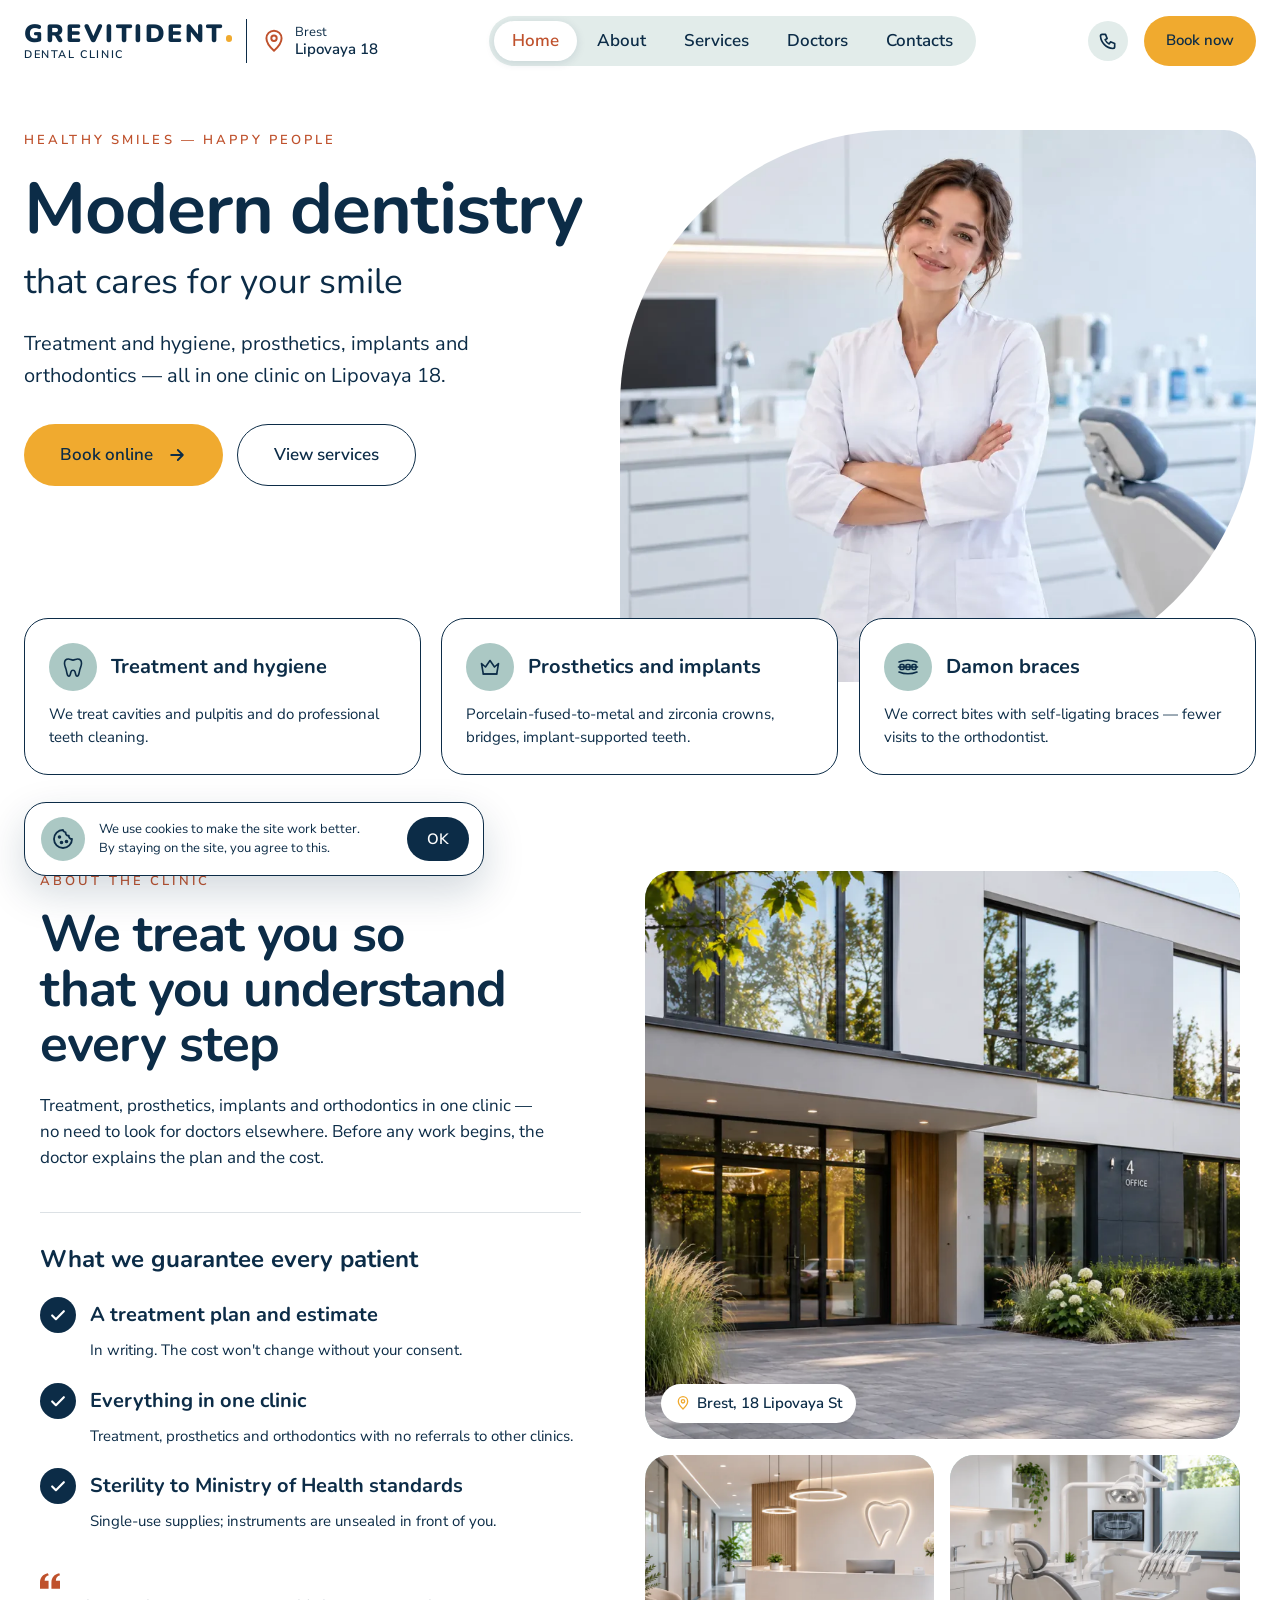
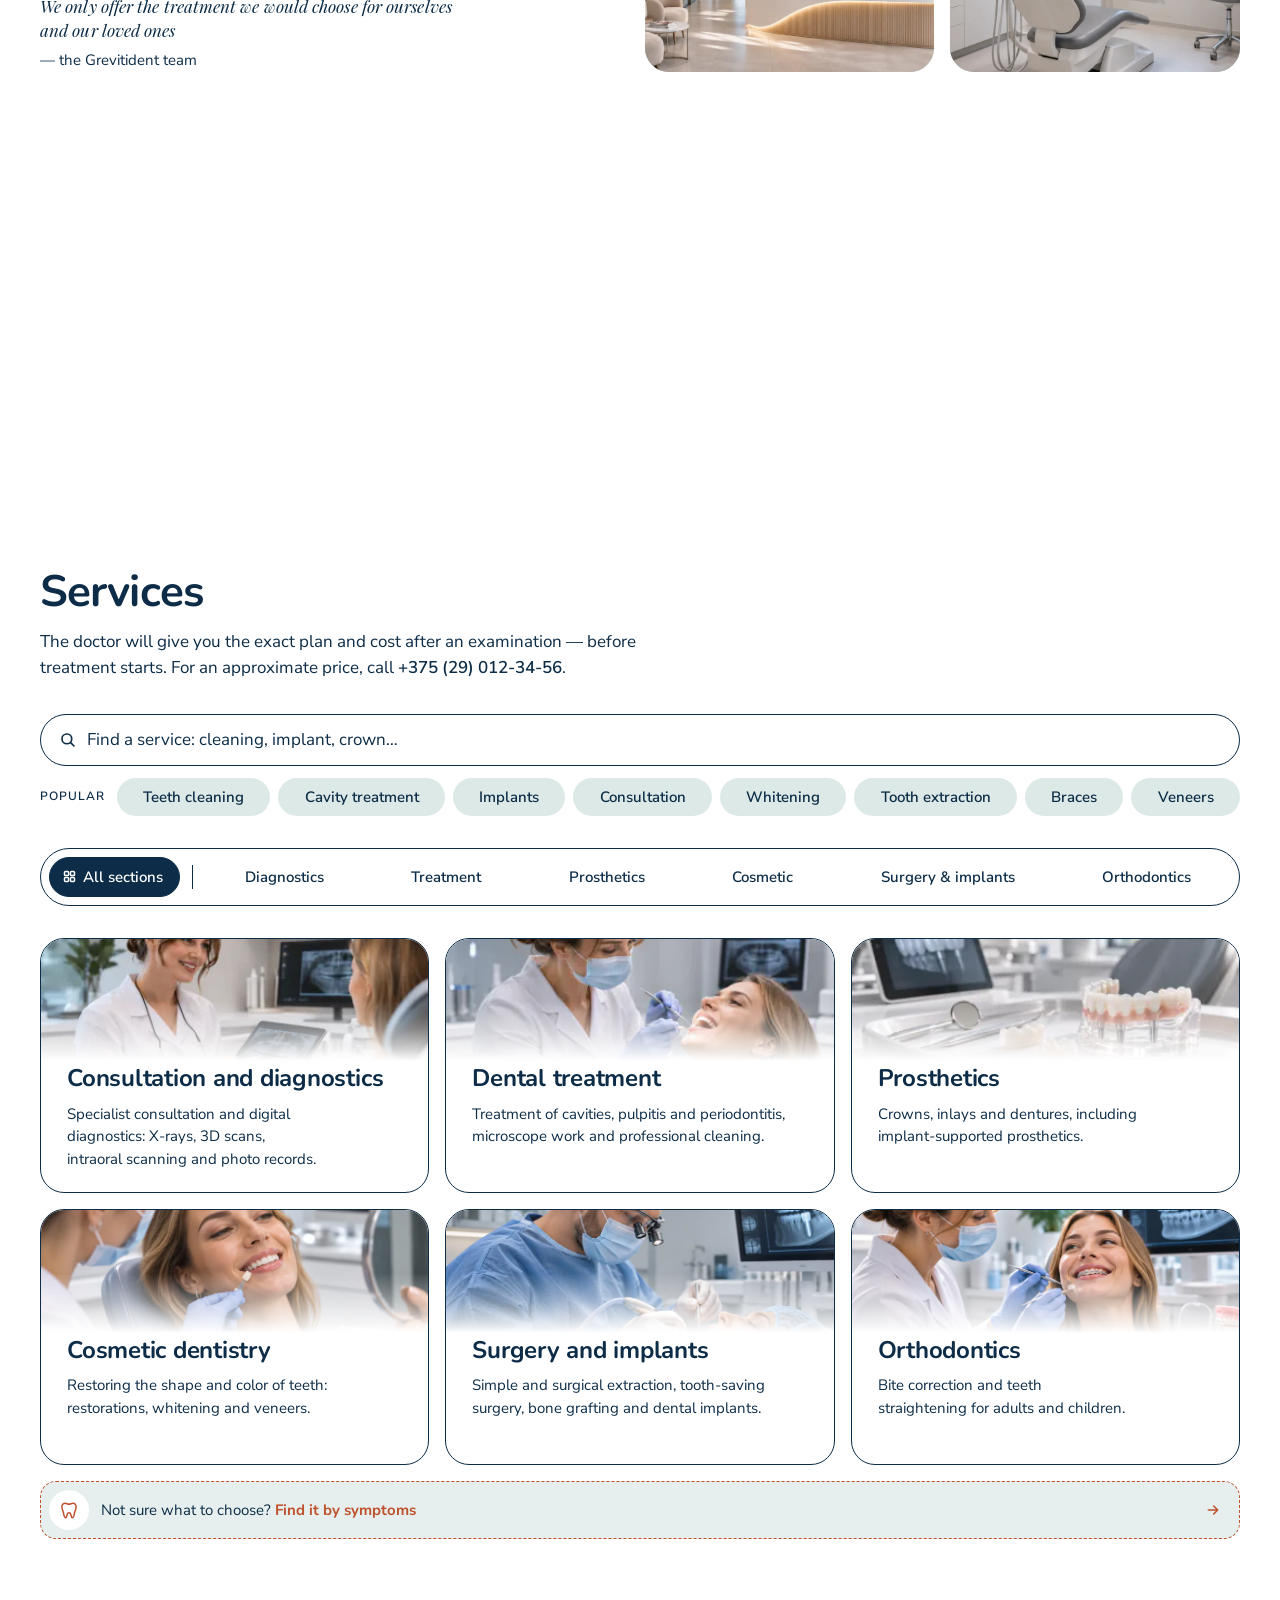
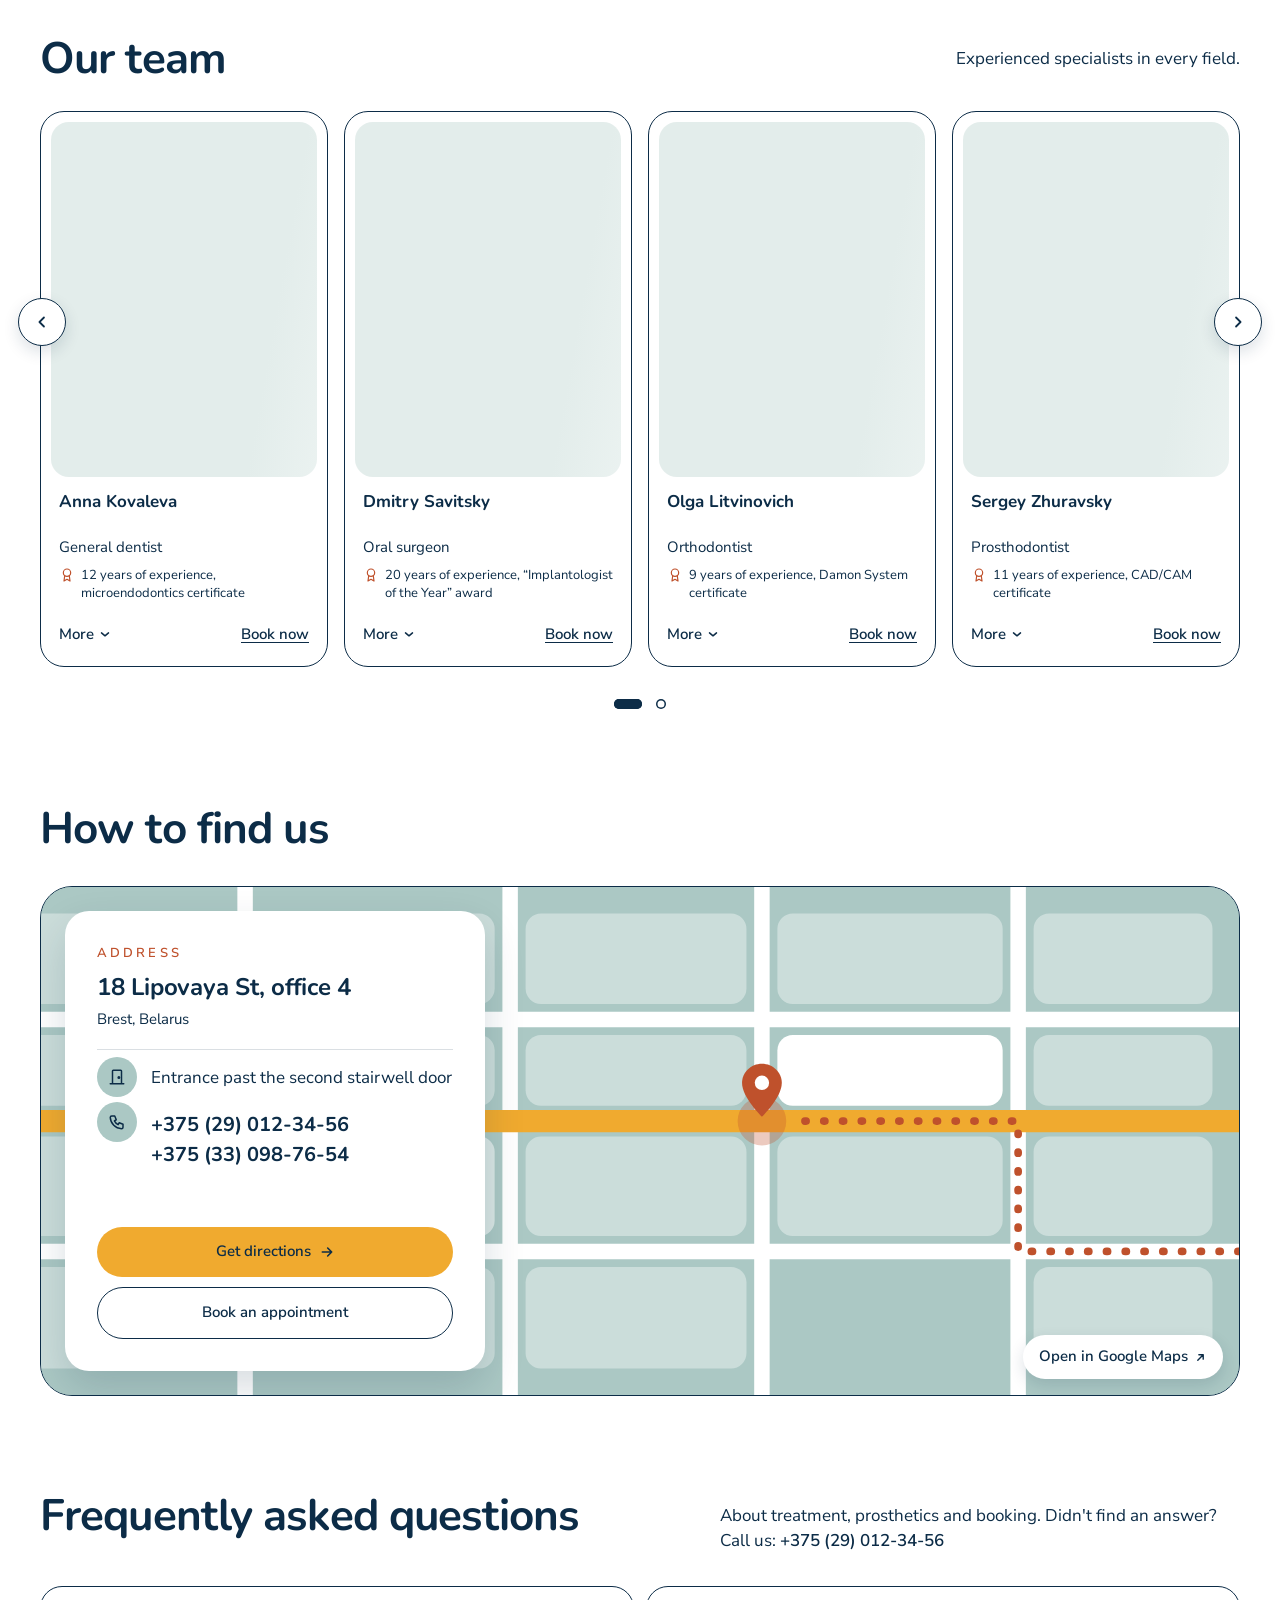
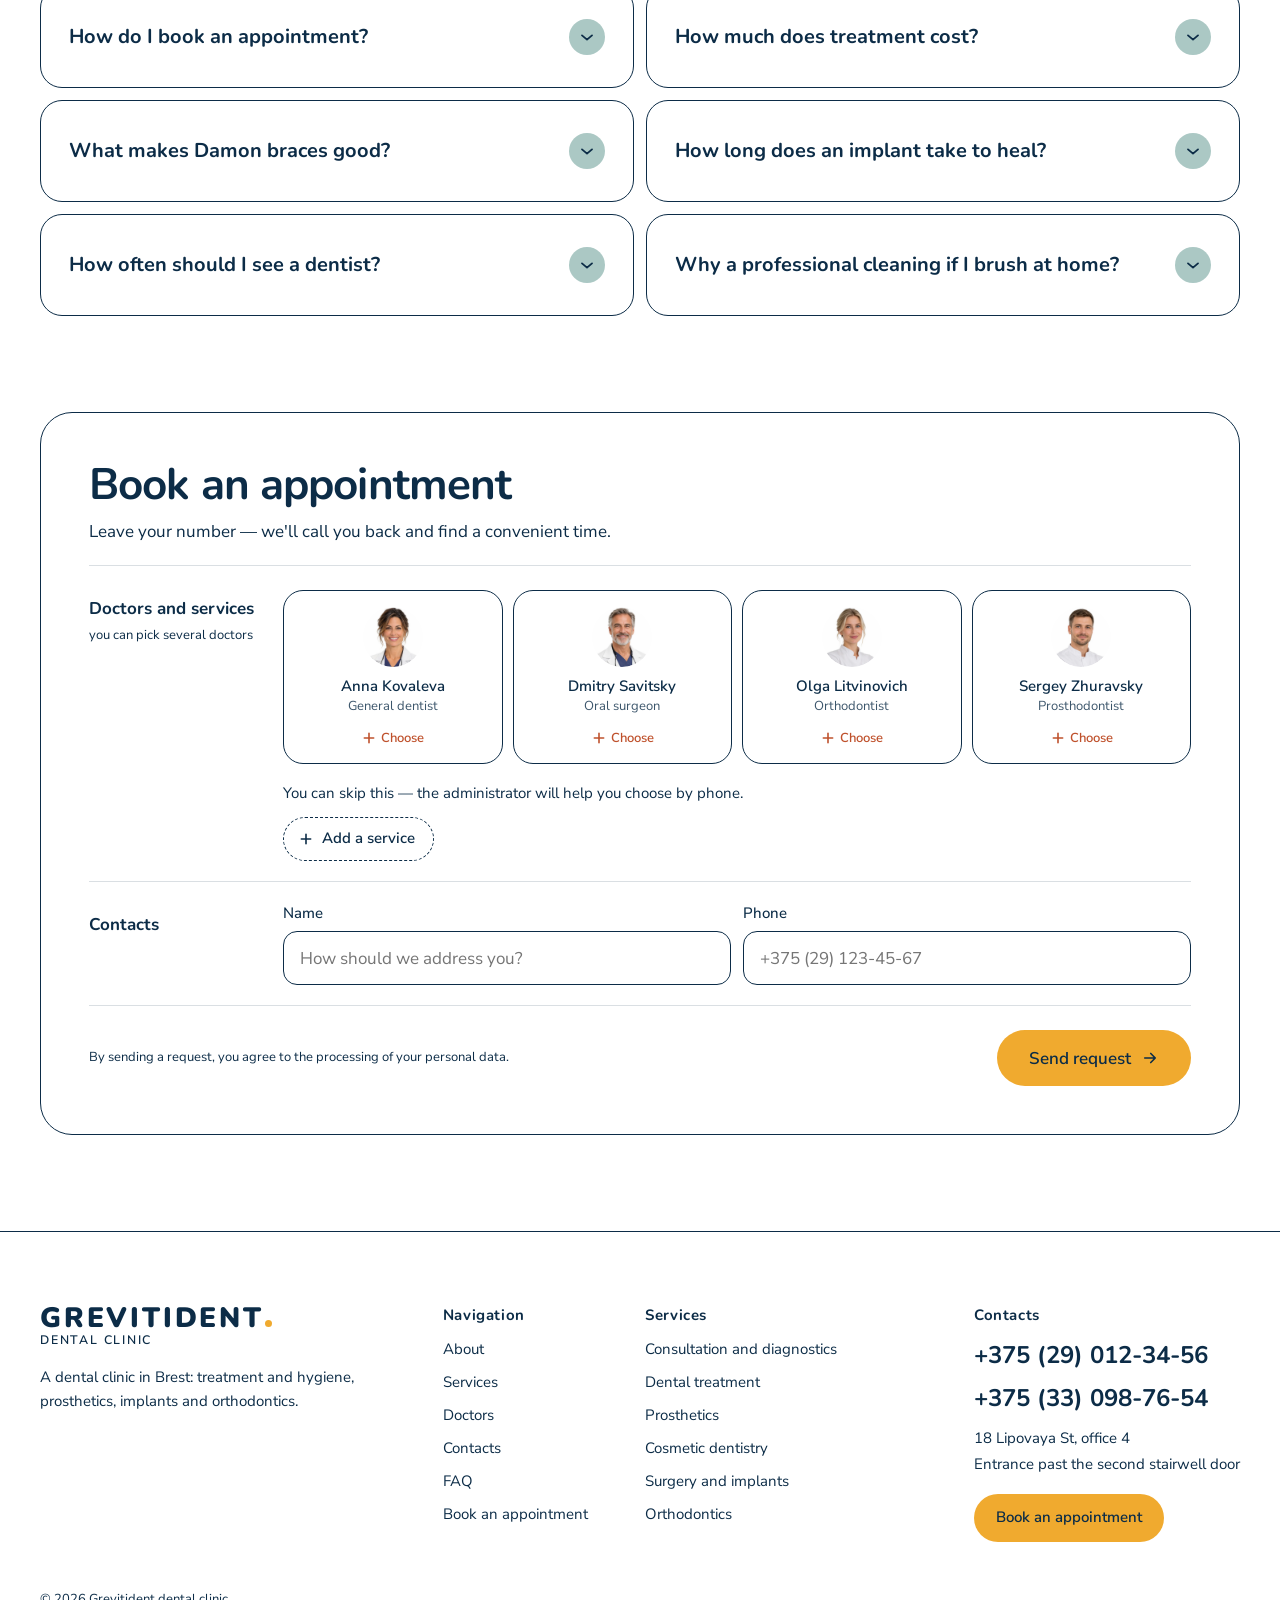
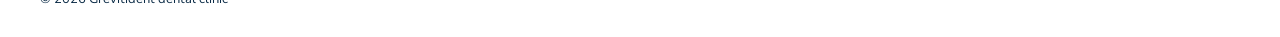
<file: en.html>
<!doctype html>
<html lang="en">
<head>
<meta charset="utf-8">
<meta name="viewport" content="width=device-width, initial-scale=1, maximum-scale=1, user-scalable=no">
<!-- Temporary English copy, shown by link only (not linked from index.html, not indexed). Remove: en.html + assets/js/*-en.js -->
<meta name="robots" content="noindex, nofollow">
<title>Grevitident — dental clinic in Brest</title>
<meta name="description" content="Grevitident dental clinic in Brest: treatment and hygiene, prosthetics, implants and orthodontics. 18 Lipovaya St, office 4.">
<meta name="theme-color" content="#FFFFFF">
<link rel="icon" href="assets/icons/favicon.svg?v=3" type="image/svg+xml">
<link rel="icon" href="assets/icons/favicon-32.png?v=3" sizes="32x32" type="image/png">
<link rel="apple-touch-icon" href="assets/icons/apple-touch-icon.png?v=3">
<meta property="og:type" content="website">
<meta property="og:locale" content="en_US">
<meta property="og:site_name" content="Grevitident">
<meta property="og:title" content="Grevitident — dental clinic in Brest">
<meta property="og:description" content="Treatment, hygiene, prosthetics, implants and orthodontics. Brest, 18 Lipovaya St, office 4.">
<meta property="og:url" content="https://danilchukv.github.io/stomatologia-landing/en.html">
<meta property="og:image" content="https://danilchukv.github.io/stomatologia-landing/assets/icons/og-image.jpg?v=2">
<meta property="og:image:width" content="1200">
<meta property="og:image:height" content="630">
<meta property="og:image:alt" content="Grevitident — modern dentistry in Brest">
<meta name="twitter:card" content="summary_large_image">
<link rel="preload" href="assets/fonts/nunito-latin.woff2" as="font" type="font/woff2" crossorigin>
<link rel="preload" href="assets/fonts/nunito-sans-latin.woff2" as="font" type="font/woff2" crossorigin>
<script>'use strict'; if ('IntersectionObserver' in window && !matchMedia('(prefers-reduced-motion: reduce)').matches) {
  const h = document.documentElement;
  h.classList.add('reveal-on');
  // deferred scripts have run (or failed) by now: without main.js nothing would ever show the sections
  document.addEventListener('DOMContentLoaded', () => { if (!h.classList.contains('reveal-live')) h.classList.remove('reveal-on'); });
}</script>
<link rel="stylesheet" href="assets/css/style.css?v=20261128c">
<style>
  /* English-only fix, so style.css stays untouched: the short team lead hugged the right edge once it wrapped under
     the title (the long specs in the phone booking row get a soft hyphen in main-en.js instead) */
  @media (max-width: 760px) { .doctors__lead { margin-left: 0; } }
</style>
<script src="assets/js/header-en.js?v=20261125a" defer></script>
<script src="assets/js/data-en.js?v=20261125a" defer></script>
<script src="assets/js/form-en.js?v=20261125a" defer></script>
<script src="assets/js/main-en.js?v=20261125a" defer></script>
</head>
<body>
<a class="skip" href="#main">Skip to content</a>

<svg class="sprite" aria-hidden="true">
  <symbol id="i-arrow" viewBox="0 0 24 24"><path d="M5 12h14M13 6l6 6-6 6"/></symbol>
  <symbol id="i-chev" viewBox="0 0 24 24"><path d="M6 10.1l6 5 6-5"/></symbol>
  <symbol id="i-chev-row" viewBox="0 0 24 24"><path d="M6.5 10.35l5.5 4.5 5.5-4.5"/></symbol>
  <symbol id="i-chev-up" viewBox="0 0 24 24"><path d="M6 13.9l6-5 6 5"/></symbol>
  <symbol id="i-prev" viewBox="0 0 24 24"><path d="M14.6 6l-6 6 6 6"/></symbol>
  <symbol id="i-next" viewBox="0 0 24 24"><path d="M9.4 6l6 6-6 6"/></symbol>
  <symbol id="i-back" viewBox="0 0 24 24"><path d="M15 6l-6 6 6 6"/></symbol>
  <symbol id="i-fwd" viewBox="0 0 24 24"><path d="M9 6l6 6-6 6"/></symbol>
  <symbol id="i-check" viewBox="0 0 24 24"><path d="M5 12.5l4.5 4.5L19 7.5"/></symbol>
  <symbol id="i-close" viewBox="0 0 24 24"><path d="M6 6l12 12M18 6L6 18"/></symbol>
  <symbol id="i-plus" viewBox="0 0 24 24"><path d="M12 5v14M5 12h14"/></symbol>
  <symbol id="i-ext" viewBox="0 0 24 24"><path d="M7 17L17 7M9 7h8v8"/></symbol>
  <symbol id="i-up" viewBox="0 0 24 24"><path d="M12 19V5M5.5 11.5L12 5l6.5 6.5"/></symbol>
  <symbol id="i-phone" viewBox="0 0 24 24"><path d="M5 4h4l2 5-2.5 1.5a11 11 0 0 0 5 5L15 13l5 2v4a2 2 0 0 1-2 2A16 16 0 0 1 3 6a2 2 0 0 1 2-2"/></symbol>
  <symbol id="i-pin" viewBox="0 0 24 24"><path d="M12 21s-7-6.2-7-11.5A7 7 0 0 1 19 9.5C19 14.8 12 21 12 21z"/><circle cx="12" cy="9.5" r="2.5"/></symbol>
  <symbol id="i-door" viewBox="0 0 24 24"><path d="M6 21V4a1 1 0 0 1 1-1h10a1 1 0 0 1 1 1v17M3 21h18"/><circle cx="14.5" cy="12.5" r="1" fill="currentColor"/></symbol>
  <symbol id="i-grid" viewBox="0 0 24 24"><rect x="4" y="4" width="6.5" height="6.5" rx="1.5"/><rect x="13.5" y="4" width="6.5" height="6.5" rx="1.5"/><rect x="4" y="13.5" width="6.5" height="6.5" rx="1.5"/><rect x="13.5" y="13.5" width="6.5" height="6.5" rx="1.5"/></symbol>
  <symbol id="i-alert" viewBox="0 0 24 24"><circle cx="12" cy="12" r="9"/><path d="M12 7.5v5.5M12 16.5v.01"/></symbol>
  <symbol id="i-award" viewBox="0 0 24 24"><circle cx="12" cy="8.5" r="5.5"/><path d="M8.6 12.8 7.5 21l4.5-2.6 4.5 2.6-1.1-8.2"/></symbol>
</svg>

<!-- Header -->
<header class="hdr" id="hdr">
  <div class="hdr__in">
    <div class="hdr__brand">
      <a class="logo" href="#top"><span class="logo__name">Grevitident</span><span class="logo__sub">dental clinic</span></a>
      <div class="addr">
        <a class="addr__btn" href="#clinics">
          <svg class="ic addr__pin" width="26" height="26" stroke-width="1.8" aria-hidden="true"><use href="#i-pin"/></svg>
          <span class="addr__text"><span class="addr__city">Brest</span><span class="addr__area">Lipovaya&nbsp;18</span></span>
        </a>
      </div>
    </div>
    <div class="hdr__menu" id="hdr-menu">
      <nav class="nav" aria-label="Main menu">
        <a class="nav__link" href="#top">Home</a>
        <a class="nav__link" href="#calm">About</a>
        <a class="nav__link" href="#services">Services</a>
        <a class="nav__link" href="#doctors">Doctors</a>
        <a class="nav__link" href="#clinics">Contacts</a>
      </nav>
      <div class="hdr__contact">
        <a class="hdr__phone" href="tel:+375290123456">
          <span class="hdr__phone-ic"><svg class="ic" width="20" height="20" stroke-width="2" aria-hidden="true"><use href="#i-phone"/></svg></span>
          <span class="hdr__phone-text">
            <span class="hdr__phone-hours">Appointments</span>
            <span class="hdr__phone-num">+375 (29) 012-34-56</span>
            <span class="hdr__phone-num hdr__phone-num--2">+375 (33) 098-76-54</span>
          </span>
        </a>
        <a class="btn btn--accent hdr__cta" href="#book">Book now</a>
      </div>
    </div>
    <a class="hdr__call" href="tel:+375290123456" aria-label="Call: +375 (29) 012-34-56"><svg class="ic" width="20" height="20" stroke-width="2" aria-hidden="true"><use href="#i-phone"/></svg></a>
    <button class="hdr__burger" type="button" aria-expanded="false" aria-controls="hdr-menu" aria-label="Menu"><span></span></button>
  </div>
</header>

<main id="main" tabindex="-1">

<!-- Hero -->
<section class="hero" id="top">
  <div class="hero__in">
    <div class="hero__text">
      <span class="eyebrow hero__motto"><span>Healthy</span> <span>smiles&nbsp;—</span> <span>happy</span> <span>people</span></span>
      <h1 class="hero__title"><span class="hero__title-main">Modern dentistry</span><span class="hero__title-sub">that cares for your smile</span></h1>
      <p class="hero__lead">Treatment and hygiene, prosthetics, implants and orthodontics&nbsp;— all in&nbsp;one clinic on&nbsp;Lipovaya&nbsp;18.</p>
      <div class="hero__actions">
        <a class="btn btn--accent btn--hero" href="#book">Book online<svg class="ic" width="20" height="20" stroke-width="2.2" aria-hidden="true"><use href="#i-arrow"/></svg></a>
        <a class="btn btn--ghost btn--hero" href="#services">View services</a>
      </div>
    </div>
    <div class="hero__media">
      <picture><source media="(max-width: 480px)" srcset="assets/img/hero-1100.webp"><img class="hero__img" src="assets/img/hero.webp?v=3" alt="A dentist in the clinic's treatment room" fetchpriority="high"></picture>
    </div>
  </div>
  <div class="hero__facts">
    <div class="fact">
      <span class="fact__ic"><svg width="30" height="30" viewBox="0 0 24 24" fill="none" stroke="currentColor" stroke-width="1.6" stroke-linejoin="round" stroke-linecap="round" aria-hidden="true"><path d="M7.4 4C5 4 3.5 5.8 3.5 8.3c0 2.1.7 3.6 1.3 5.2.6 1.7.8 3.3 1.2 5 .4 1.6 1 2.7 1.9 2.7 1.4 0 1.5-2.4 2-4.2.3-1.1.9-1.8 2.1-1.8s1.8.7 2.1 1.8c.5 1.8.6 4.2 2 4.2.9 0 1.5-1.1 1.9-2.7.4-1.7.6-3.3 1.2-5 .6-1.6 1.3-3.1 1.3-5.2C20.5 5.8 19 4 16.6 4c-1.8 0-2.8 1.1-4.6 1.1S9.2 4 7.4 4z"/></svg></span>
      <div class="fact__body">
        <p class="fact__title">Treatment and hygiene</p>
        <p class="fact__text">We treat cavities and pulpitis and do professional teeth cleaning.</p>
      </div>
    </div>
    <div class="fact">
      <span class="fact__ic"><svg width="30" height="30" viewBox="0 0 24 24" fill="none" stroke="currentColor" stroke-width="1.6" stroke-linecap="round" stroke-linejoin="round" aria-hidden="true"><path d="M3.5 8.5l4 3.5L12 5.5l4.5 6.5 4-3.5-1.8 10.5H5.3z"/><path d="M5.3 19h13.4"/></svg></span>
      <div class="fact__body">
        <p class="fact__title">Prosthetics and implants</p>
        <p class="fact__text">Porcelain-fused-to-metal and zirconia crowns, bridges, implant-supported teeth.</p>
      </div>
    </div>
    <div class="fact">
      <span class="fact__ic"><svg width="30" height="30" viewBox="0 0 24 24" fill="none" stroke="currentColor" stroke-width="1.6" stroke-linecap="round" stroke-linejoin="round" aria-hidden="true"><path d="M3 7c5.5-2.2 12.5-2.2 18 0M3 17c5.5 2.2 12.5 2.2 18 0"/><path d="M2.5 12h19"/><rect x="4" y="9.5" width="4" height="5" rx="1"/><rect x="10" y="9.5" width="4" height="5" rx="1"/><rect x="16" y="9.5" width="4" height="5" rx="1"/></svg></span>
      <div class="fact__body">
        <p class="fact__title">Damon braces</p>
        <p class="fact__text">We correct bites with self-ligating braces&nbsp;— fewer visits to&nbsp;the orthodontist.</p>
      </div>
    </div>
  </div>
  <div class="dots hero__dots" id="fact-dots" role="group" aria-label="Areas of care"><button type="button" class="dot" aria-pressed="true" aria-label="Area 1 of 3" data-act="fact-go" data-i="0"></button><button type="button" class="dot" aria-pressed="false" aria-label="Area 2 of 3" data-act="fact-go" data-i="1"></button><button type="button" class="dot" aria-pressed="false" aria-label="Area 3 of 3" data-act="fact-go" data-i="2"></button></div>
</section>

<!-- About -->
<section class="about" id="calm">
  <div class="wrap about__in reveal">
    <div class="about__head">
      <div class="about__title-box">
        <span class="eyebrow">About the clinic</span>
        <h2 class="title title--about"><span>We treat you so</span> <span>that you understand</span> <span>every step</span></h2>
      </div>
      <p class="about__lead">Treatment, prosthetics, implants and orthodontics in&nbsp;one clinic&nbsp;— no&nbsp;need to look for doctors elsewhere. Before any work begins, the doctor explains the plan and the cost.</p>
    </div>
    <div class="about__gallery">
      <figure class="about__ph about__ph--main">
        <picture><source media="(max-width: 480px)" srcset="assets/img/clinic/building-800.webp"><img src="assets/img/clinic/building.webp" alt="The clinic building, entrance from the street" loading="lazy"></picture>
        <span class="about__chip"><svg class="ic" width="16" height="16" stroke-width="2" aria-hidden="true"><use href="#i-pin"/></svg>Brest, 18&nbsp;Lipovaya&nbsp;St</span>
      </figure>
      <figure class="about__ph">
        <picture><source media="(max-width: 480px)" srcset="assets/img/clinic/reception-480.webp"><img src="assets/img/clinic/reception.webp" alt="Lobby and reception desk" loading="lazy"></picture>
      </figure>
      <figure class="about__ph">
        <picture><source media="(max-width: 480px)" srcset="assets/img/clinic/cabinet-480.webp"><img src="assets/img/clinic/cabinet.webp" alt="Dental treatment room" loading="lazy"></picture>
      </figure>
    </div>
    <div class="promise">
      <h3 class="promise__title">What we guarantee every patient</h3>
      <div class="promise__grid">
        <div class="promise__item">
          <span class="promise__ic"><svg class="ic" width="20" height="20" stroke-width="2.6" aria-hidden="true"><use href="#i-check"/></svg></span>
          <div class="promise__body">
            <h4 class="promise__h"><button type="button" class="promise__btn" data-act="promise" aria-controls="promise-1">A&nbsp;treatment plan and estimate<span class="promise__chev" aria-hidden="true"><svg class="ic" width="14" height="14" stroke-width="2.6"><use href="#i-chev"/></svg></span></button></h4>
            <div class="promise__more" id="promise-1"><p class="promise__text">In&nbsp;writing. The cost won't change without your consent.</p></div>
          </div>
        </div>
        <div class="promise__item">
          <span class="promise__ic"><svg class="ic" width="20" height="20" stroke-width="2.6" aria-hidden="true"><use href="#i-check"/></svg></span>
          <div class="promise__body">
            <h4 class="promise__h"><button type="button" class="promise__btn" data-act="promise" aria-controls="promise-2">Everything in&nbsp;one clinic<span class="promise__chev" aria-hidden="true"><svg class="ic" width="14" height="14" stroke-width="2.6"><use href="#i-chev"/></svg></span></button></h4>
            <div class="promise__more" id="promise-2"><p class="promise__text">Treatment, prosthetics and orthodontics with no&nbsp;referrals to&nbsp;other clinics.</p></div>
          </div>
        </div>
        <div class="promise__item">
          <span class="promise__ic"><svg class="ic" width="20" height="20" stroke-width="2.6" aria-hidden="true"><use href="#i-check"/></svg></span>
          <div class="promise__body">
            <h4 class="promise__h"><button type="button" class="promise__btn" data-act="promise" aria-controls="promise-3">Sterility to Ministry of&nbsp;Health standards<span class="promise__chev" aria-hidden="true"><svg class="ic" width="14" height="14" stroke-width="2.6"><use href="#i-chev"/></svg></span></button></h4>
            <div class="promise__more" id="promise-3"><p class="promise__text">Single-use supplies; instruments are unsealed in&nbsp;front of&nbsp;you.</p></div>
          </div>
        </div>
      </div>
    </div>
    <blockquote class="motto">
      <svg class="motto__ic" width="20" height="16" viewBox="0 0 28 22" fill="currentColor" aria-hidden="true"><path d="M0 22V13.2C0 5.9 3.9 1.5 11 0l1.3 3C8.4 4.3 6.6 6.8 6.5 10.6H12V22H0zm16 0v-8.8C16 5.9 19.9 1.5 27 0l1 3c-3.9 1.3-5.7 3.8-5.8 7.6H28V22H16z"/></svg>
      <p class="motto__text">We&nbsp;only offer the treatment we&nbsp;would choose for&nbsp;ourselves and our&nbsp;loved&nbsp;ones</p>
      <span class="motto__by">— the Grevitident team</span>
    </blockquote>
  </div>
</section>

<!-- Finder: the helper's own mini section, the site's signature feature (opens the helper dialog) -->
<section class="finder" id="finder" aria-labelledby="finder-title">
  <div class="wrap finder__card reveal">
    <div class="finder__text">
      <span class="eyebrow">Helper</span>
      <h2 class="finder__title" id="finder-title">Not sure which doctor you&nbsp;need?</h2>
      <p class="finder__lead">Mark the tooth that bothers you and what you feel&nbsp;— we'll suggest what it&nbsp;might be and who to&nbsp;see. It&nbsp;takes a&nbsp;minute.</p>
    </div>
    <div class="finder__jaw" data-act="finder-open">
      <img class="finder__img" src="assets/img/smile.webp" alt="" loading="lazy">
      <span class="finder__dot" aria-hidden="true"></span>
      <button type="button" class="btn btn--accent finder__pick" data-act="finder-open">Pick a tooth<svg class="ic" width="16" height="16" stroke-width="2.4" aria-hidden="true"><use href="#i-arrow"/></svg></button>
    </div>
  </div>
</section>

<!-- Services -->
<section class="services" id="services">
  <div class="wrap services__in reveal">
    <div class="services__head">
      <h2 class="title" id="services-title" tabindex="-1">Services</h2>
      <p class="services__lead">The doctor will give you the exact plan and cost after an&nbsp;examination&nbsp;— before treatment starts. For an approximate price, call <a href="tel:+375290123456" class="tel">+375 (29) 012-34-56</a>.</p>
    </div>
    <div class="svc-find">
      <label class="svc-find__box"><svg class="svc-find__ic" width="18" height="18" viewBox="0 0 24 24" fill="none" stroke="currentColor" stroke-width="2.2" stroke-linecap="round" aria-hidden="true"><circle cx="10.5" cy="10.5" r="6.5"/><path d="M15.5 15.5L20 20"/></svg><input class="svc-find__q" id="svc-q" type="search" placeholder="Find a service: cleaning, implant, crown…" autocomplete="off" enterkeyhint="search" aria-label="Find a service" role="combobox" aria-autocomplete="list" aria-expanded="false" aria-controls="svc-list"></label>
      <span class="svc-find__said" id="svc-said" role="status"></span>
      <div class="svc-find__out" id="svc-found"></div>
    </div>
    <div class="svc-bar-box" id="svc-bar-box"></div>
    <div class="svc-grid grid-in" id="svc-grid">
      <button type="button" class="svc-card" data-act="cat" data-cat="diag">
        <span class="svc-card__photo" aria-hidden="true"><picture><source media="(max-width: 640px)" srcset="assets/img/services/diag-360.webp"><img src="assets/img/services/diag-800.webp" srcset="assets/img/services/diag-800.webp 800w, assets/img/services/diag.webp 1600w" sizes="(max-width: 760px) 100vw, 400px" alt="" loading="lazy"></picture></span>
        <span class="svc-card__name">Consultation and diagnostics</span>
        <span class="svc-card__desc">Specialist consultation and digital diagnostics: X-rays, 3D&nbsp;scans, intraoral scanning and photo records.</span>
      </button>
      <button type="button" class="svc-card" data-act="cat" data-cat="treat">
        <span class="svc-card__photo" aria-hidden="true"><picture><source media="(max-width: 640px)" srcset="assets/img/services/treat-360.webp"><img src="assets/img/services/treat-800.webp" srcset="assets/img/services/treat-800.webp 800w, assets/img/services/treat.webp 1600w" sizes="(max-width: 760px) 100vw, 400px" alt="" loading="lazy"></picture></span>
        <span class="svc-card__name">Dental treatment</span>
        <span class="svc-card__desc">Treatment of cavities, pulpitis and periodontitis, microscope work and professional cleaning.</span>
      </button>
      <button type="button" class="svc-card" data-act="cat" data-cat="prost">
        <span class="svc-card__photo" aria-hidden="true"><picture><source media="(max-width: 640px)" srcset="assets/img/services/prost-360.webp"><img src="assets/img/services/prost-800.webp" srcset="assets/img/services/prost-800.webp 800w, assets/img/services/prost.webp 1600w" sizes="(max-width: 760px) 100vw, 400px" alt="" loading="lazy"></picture></span>
        <span class="svc-card__name">Prosthetics</span>
        <span class="svc-card__desc">Crowns, inlays and dentures, including implant-supported prosthetics.</span>
      </button>
      <button type="button" class="svc-card" data-act="cat" data-cat="aesthetic">
        <span class="svc-card__photo" aria-hidden="true"><picture><source media="(max-width: 640px)" srcset="assets/img/services/aesthetic-360.webp"><img src="assets/img/services/aesthetic-800.webp" srcset="assets/img/services/aesthetic-800.webp 800w, assets/img/services/aesthetic.webp 1600w" sizes="(max-width: 760px) 100vw, 400px" alt="" loading="lazy"></picture></span>
        <span class="svc-card__name">Cosmetic dentistry</span>
        <span class="svc-card__desc">Restoring the shape and color of teeth: restorations, whitening and veneers.</span>
      </button>
      <button type="button" class="svc-card" data-act="cat" data-cat="surgery">
        <span class="svc-card__photo" aria-hidden="true"><picture><source media="(max-width: 640px)" srcset="assets/img/services/surgery-360.webp"><img src="assets/img/services/surgery-800.webp" srcset="assets/img/services/surgery-800.webp 800w, assets/img/services/surgery.webp 1600w" sizes="(max-width: 760px) 100vw, 400px" alt="" loading="lazy"></picture></span>
        <span class="svc-card__name">Surgery and implants</span>
        <span class="svc-card__desc">Simple and surgical extraction, tooth-saving surgery, bone grafting and dental implants.</span>
      </button>
      <button type="button" class="svc-card" data-act="cat" data-cat="ortho">
        <span class="svc-card__photo" aria-hidden="true"><picture><source media="(max-width: 640px)" srcset="assets/img/services/ortho-360.webp"><img src="assets/img/services/ortho-800.webp" srcset="assets/img/services/ortho-800.webp 800w, assets/img/services/ortho.webp 1600w" sizes="(max-width: 760px) 100vw, 400px" alt="" loading="lazy"></picture></span>
        <span class="svc-card__name">Orthodontics</span>
        <span class="svc-card__desc">Bite correction and teeth straightening for adults and children.</span>
      </button>
      <button type="button" class="svc-unsure" data-act="finder-open"><span class="svc-unsure__ic" aria-hidden="true"><svg width="20" height="20" viewBox="0 0 24 24" fill="none" stroke="currentColor" stroke-width="1.8" stroke-linejoin="round" stroke-linecap="round"><path d="M7.4 4C5 4 3.5 5.8 3.5 8.3c0 2.1.7 3.6 1.3 5.2.6 1.7.8 3.3 1.2 5 .4 1.6 1 2.7 1.9 2.7 1.4 0 1.5-2.4 2-4.2.3-1.1.9-1.8 2.1-1.8s1.8.7 2.1 1.8c.5 1.8.6 4.2 2 4.2.9 0 1.5-1.1 1.9-2.7.4-1.7.6-3.3 1.2-5 .6-1.6 1.3-3.1 1.3-5.2C20.5 5.8 19 4 16.6 4c-1.8 0-2.8 1.1-4.6 1.1S9.2 4 7.4 4z"/></svg></span><span class="svc-unsure__t">Not sure what to&nbsp;choose? <b>Find it by&nbsp;symptoms</b></span><svg class="ic" width="16" height="16" stroke-width="2.4" aria-hidden="true"><use href="#i-arrow"/></svg></button>
    </div>
    <div class="svc-open" id="svc-open" hidden></div>
  </div>
</section>

<!-- Doctors -->
<section class="doctors" id="doctors">
  <div class="wrap doctors__in reveal">
    <div class="doctors__head">
      <h2 class="title">Our team</h2>
      <p class="doctors__lead">Experienced specialists in&nbsp;every field.</p>
    </div>
    <div class="doc-carousel">
      <div class="doc-grid" id="doc-track" aria-live="polite"></div>
      <button type="button" class="btn btn--ghost side-arrow side-arrow--prev" data-act="doc-prev" aria-label="Previous doctors"><svg class="ic" width="18" height="18" stroke-width="2.4" aria-hidden="true"><use href="#i-prev"/></svg></button>
      <button type="button" class="btn btn--ghost side-arrow side-arrow--next" data-act="doc-next" aria-label="Next doctors"><svg class="ic" width="18" height="18" stroke-width="2.4" aria-hidden="true"><use href="#i-next"/></svg></button>
    </div>
    <div class="doc-panel" id="doc-panel" aria-hidden="true"><div class="doc-panel__in" id="doc-panel-in" aria-live="polite"></div></div>
    <div class="dots-row" id="doc-dots-row">
      <div class="dots" id="doc-dots" role="group" aria-label="Doctor pages"></div>
    </div>
  </div>
</section>

<!-- Contacts -->
<section class="clinics" id="clinics">
  <div class="wrap clinics__in reveal">
    <h2 class="title">How to&nbsp;find&nbsp;us</h2>
    <article class="clinic">
      <!-- the whole map opens Google Maps; the drawing is inline so the route and the pin can move -->
      <a class="clinic__map" href="https://www.google.com/maps/search/?api=1&amp;query=%D0%B3.%20%D0%91%D1%80%D0%B5%D1%81%D1%82%2C%20%D1%83%D0%BB.%20%D0%9B%D0%B8%D0%BF%D0%BE%D0%B2%D0%B0%D1%8F%2C%2018" target="_blank" rel="noopener" aria-label="Open in Google Maps — the clinic on the map">
        <svg class="clinic__art" viewBox="0 0 1200 460" preserveAspectRatio="xMaxYMid slice" aria-hidden="true">
          <rect width="1200" height="460" fill="#ABC8C4"/>
          <g fill="#FFFFFF" opacity=".38">
            <rect x="24" y="24" width="262" height="82" rx="14"/><rect x="314" y="24" width="212" height="82" rx="14"/><rect x="554" y="24" width="200" height="82" rx="14"/><rect x="782" y="24" width="204" height="82" rx="14"/><rect x="1014" y="24" width="162" height="82" rx="14"/>
            <rect x="24" y="134" width="262" height="64" rx="14"/><rect x="314" y="134" width="212" height="64" rx="14"/><rect x="554" y="134" width="200" height="64" rx="14"/><rect x="1014" y="134" width="162" height="64" rx="14"/>
            <rect x="24" y="226" width="262" height="90" rx="14"/><rect x="554" y="226" width="200" height="90" rx="14"/><rect x="782" y="226" width="204" height="90" rx="14"/><rect x="1014" y="226" width="162" height="90" rx="14"/>
            <rect x="24" y="344" width="262" height="92" rx="14"/><rect x="314" y="344" width="212" height="92" rx="14"/><rect x="554" y="344" width="200" height="92" rx="14"/><rect x="1014" y="344" width="162" height="92" rx="14"/>
          </g>
          <!-- a park: a block of trees -->
          <rect x="314" y="226" width="212" height="90" rx="14" fill="#FFFFFF" opacity=".55"/>
          <g fill="#ABC8C4"><circle cx="350" cy="256" r="13"/><circle cx="392" cy="286" r="15"/><circle cx="440" cy="252" r="12"/><circle cx="486" cy="288" r="14"/><circle cx="352" cy="296" r="9"/><circle cx="470" cy="250" r="8"/></g>
          <!-- the clinic's block -->
          <rect x="782" y="134" width="204" height="64" rx="14" fill="#FFFFFF"/>
          <g stroke="#FFFFFF" stroke-linecap="round" fill="none" stroke-width="14"><path d="M0 120 H1200"/><path d="M0 330 H1200"/><path d="M300 0 V460"/><path d="M540 0 V460"/><path d="M768 0 V460"/><path d="M1000 0 V460"/></g>
          <path d="M0 212 H1200" stroke="#F0AA2F" stroke-width="20" stroke-linecap="round"/>
          <path class="clinic__route" d="M1200 330 H1000 V212 H800" stroke="#BF512C" stroke-width="7" stroke-linecap="round" stroke-linejoin="round" fill="none" stroke-dasharray="1 16"/>
          <circle class="clinic__pulse" cx="768" cy="212" r="22" fill="#BF512C" fill-opacity=".3"/>
          <g transform="translate(750 160)"><path d="M18 0C8 0 0 7.8 0 17.4 0 30.5 18 48 18 48s18-17.5 18-30.6C36 7.8 28 0 18 0z" fill="#BF512C"/><circle cx="18" cy="17.3" r="6.5" fill="#FFFFFF"/></g>
        </svg>
        <span class="clinic__cta">Open in&nbsp;Google Maps<svg class="ic" width="13" height="13" stroke-width="2.6" aria-hidden="true"><use href="#i-ext"/></svg></span>
      </a>
      <div class="clinic__body">
        <span class="eyebrow">Address</span>
        <h3 class="clinic__name">18&nbsp;Lipovaya&nbsp;St, office&nbsp;4</h3>
        <p class="clinic__city">Brest, Belarus</p>
        <ul class="clinic__rows">
          <li class="clinic__row"><span class="clinic__ic"><svg class="ic" width="18" height="18" stroke-width="2" aria-hidden="true"><use href="#i-door"/></svg></span><span>Entrance past the second stairwell door</span></li>
          <li class="clinic__row"><span class="clinic__ic"><svg class="ic" width="18" height="18" stroke-width="2" aria-hidden="true"><use href="#i-phone"/></svg></span><span class="clinic__tels"><a href="tel:+375290123456">+375 (29) 012-34-56</a><a href="tel:+375330987654">+375 (33) 098-76-54</a></span></li>
        </ul>
        <div class="clinic__actions">
          <a class="btn btn--accent clinic__btn" href="https://www.google.com/maps/dir/?api=1&amp;destination=%D0%B3.%20%D0%91%D1%80%D0%B5%D1%81%D1%82%2C%20%D1%83%D0%BB.%20%D0%9B%D0%B8%D0%BF%D0%BE%D0%B2%D0%B0%D1%8F%2C%2018" target="_blank" rel="noopener">Get directions<svg class="ic" width="16" height="16" stroke-width="2.4" aria-hidden="true"><use href="#i-arrow"/></svg></a>
          <a class="btn btn--ghost-dark clinic__btn" href="#book"><span class="clinic__btn-full">Book an&nbsp;appointment</span><span class="clinic__btn-short">Book now</span></a>
        </div>
      </div>
    </article>
  </div>
</section>

<!-- FAQ -->
<section class="faq-sec" id="faq">
  <div class="wrap faq-sec__in reveal">
    <div class="faq-sec__head">
      <h2 class="title">Frequently asked questions</h2>
      <p class="faq-sec__lead">About treatment, prosthetics and booking. Didn't find an&nbsp;answer? Call us: <a href="tel:+375290123456" class="tel">+375 (29) 012-34-56</a></p>
    </div>
    <div class="faq-cols">
      <div class="faq-col">
        <details class="faq">
          <summary><span class="faq__q">How do I&nbsp;book an&nbsp;appointment?</span><span class="faq__ic" aria-hidden="true"><svg class="ic" width="20" height="20" stroke-width="2.2"><use href="#i-chev"/></svg></span></summary>
          <p class="faq__a">Call <span class="nowrap">+375&nbsp;(29)&nbsp;012-34-56</span> or&nbsp;<span class="nowrap">+375&nbsp;(33)&nbsp;098-76-54</span>, or leave a&nbsp;request on&nbsp;the website&nbsp;— we'll call you back and find a&nbsp;convenient time.</p>
        </details>
        <details class="faq">
          <summary><span class="faq__q">What makes Damon braces good?</span><span class="faq__ic" aria-hidden="true"><svg class="ic" width="20" height="20" stroke-width="2.2"><use href="#i-chev"/></svg></span></summary>
          <p class="faq__a">They are self-ligating braces: the archwire is held by a&nbsp;clip, not by&nbsp;ligatures. There is less friction, teeth move more gently and you need fewer visits to&nbsp;the orthodontist. They come in&nbsp;metal and ceramic&nbsp;— the ceramic ones are almost invisible.</p>
        </details>
        <details class="faq">
          <summary><span class="faq__q">How often should I&nbsp;see a&nbsp;dentist?</span><span class="faq__ic" aria-hidden="true"><svg class="ic" width="20" height="20" stroke-width="2.2"><use href="#i-chev"/></svg></span></summary>
          <p class="faq__a">A&nbsp;check-up every 6&nbsp;months, even if nothing bothers you. That way problems are found early, when treatment is simpler and cheaper.</p>
        </details>
      </div>
      <div class="faq-col">
        <details class="faq">
          <summary><span class="faq__q">How much does treatment cost?</span><span class="faq__ic" aria-hidden="true"><svg class="ic" width="20" height="20" stroke-width="2.2"><use href="#i-chev"/></svg></span></summary>
          <p class="faq__a">The cost depends on&nbsp;the diagnosis and the materials you choose. The doctor gives you the plan and the cost before any work begins&nbsp;— no&nbsp;surprises at&nbsp;the end.</p>
        </details>
        <details class="faq">
          <summary><span class="faq__q">How long does an&nbsp;implant take to&nbsp;heal?</span><span class="faq__ic" aria-hidden="true"><svg class="ic" width="20" height="20" stroke-width="2.2"><use href="#i-chev"/></svg></span></summary>
          <p class="faq__a">Usually 3&nbsp;to&nbsp;6&nbsp;months. It&nbsp;depends on&nbsp;the jaw, the bone volume and your general health. The doctor will make an&nbsp;exact plan after an&nbsp;X-ray and a&nbsp;consultation.</p>
        </details>
        <details class="faq">
          <summary><span class="faq__q">Why <span class="faq__long">a&nbsp;professional cleaning</span><span class="faq__short">a&nbsp;cleaning</span> if&nbsp;I&nbsp;brush at&nbsp;home?</span><span class="faq__ic" aria-hidden="true"><svg class="ic" width="20" height="20" stroke-width="2.2"><use href="#i-chev"/></svg></span></summary>
          <p class="faq__a">A&nbsp;toothbrush doesn't remove tartar or&nbsp;plaque between the teeth. A&nbsp;professional cleaning lowers the risk of&nbsp;cavities and gum inflammation. We&nbsp;recommend one every six months.</p>
        </details>
      </div>
    </div>
  </div>
</section>

<!-- Booking -->
<section class="book" id="book">
  <div class="book__card">
    <div class="book__head">
      <div class="book__titles">
        <h2 class="title">Book an&nbsp;appointment</h2>
        <p class="book__lead">Leave your number&nbsp;— we'll call you back and find a&nbsp;convenient time.</p>
      </div>
      <button type="button" class="book__reset" data-act="cart-reset" hidden><svg class="ic" width="14" height="14" stroke-width="2.6" aria-hidden="true"><use href="#i-close"/></svg>Reset all</button>
    </div>
    <div class="book__body">
      <form class="book__form" id="book-form" novalidate>
        <div class="book__row">
          <span class="book__k" id="book-k-doc">Doctors and services<span class="book__k-hint">you can pick several doctors</span></span>
          <div class="book__v" id="book-svcs" role="group" aria-labelledby="book-k-doc"></div>
        </div>
        <div class="book__row">
          <span class="book__k">Contacts</span>
          <div class="book__fields">
            <label class="field">Name
              <input class="field__input" type="text" name="name" autocomplete="name" maxlength="40" placeholder="How should we address you?" aria-describedby="err-name">
              <span class="field__err" id="err-name" role="alert" hidden><svg class="ic" width="14" height="14" stroke-width="2.4" aria-hidden="true"><use href="#i-alert"/></svg><span></span></span>
            </label>
            <label class="field">Phone
              <input class="field__input" type="tel" name="phone" autocomplete="tel" inputmode="tel" placeholder="+375 (29) 123-45-67" aria-describedby="err-phone">
              <span class="field__err" id="err-phone" role="alert" hidden><svg class="ic" width="14" height="14" stroke-width="2.4" aria-hidden="true"><use href="#i-alert"/></svg><span></span></span>
            </label>
          </div>
        </div>
        <div class="book__foot">
          <p class="book__consent">By sending a&nbsp;request, you agree to&nbsp;the processing of&nbsp;your personal data.</p>
          <button class="btn btn--accent book__send" type="submit">Send request<svg class="ic" width="18" height="18" stroke-width="2.2" aria-hidden="true"><use href="#i-arrow"/></svg></button>
        </div>
      </form>
      <div class="book__done" id="book-done" role="status">
        <span class="book__done-ic"><svg class="ic" width="26" height="26" stroke-width="2.6" aria-hidden="true"><use href="#i-check"/></svg></span>
        <h3 class="book__done-title" tabindex="-1">Request sent</h3>
        <p class="book__done-text">We'll call you back and find a&nbsp;convenient time.</p>
        <button type="button" class="btn btn--dark book__again" data-act="book-again" data-from="book">Book again</button>
      </div>
    </div>
  </div>
</section>

</main>

<!-- Footer -->
<footer class="ftr">
  <div class="wrap ftr__in">
    <div class="ftr__grid">
      <div class="ftr__brand">
        <a class="logo logo--lg ftr__logo" href="#top"><span class="logo__name">Grevitident</span><span class="logo__sub">dental clinic</span></a>
        <p class="ftr__about">A&nbsp;dental clinic in&nbsp;Brest: treatment and hygiene, prosthetics, implants and orthodontics.</p>
      </div>
      <nav class="ftr__col" aria-label="Footer navigation">
        <span class="ftr__h">Navigation</span>
        <a class="ftr__link" href="#calm">About</a>
        <a class="ftr__link" href="#services">Services</a>
        <a class="ftr__link" href="#doctors">Doctors</a>
        <a class="ftr__link" href="#clinics">Contacts</a>
        <a class="ftr__link" href="#faq">FAQ</a>
        <a class="ftr__link" href="#book">Book an&nbsp;appointment</a>
      </nav>
      <div class="ftr__col">
        <span class="ftr__h">Services</span>
        <a class="ftr__link" href="#services" data-act="cat" data-cat="diag">Consultation and diagnostics</a>
        <a class="ftr__link" href="#services" data-act="cat" data-cat="treat">Dental treatment</a>
        <a class="ftr__link" href="#services" data-act="cat" data-cat="prost">Prosthetics</a>
        <a class="ftr__link" href="#services" data-act="cat" data-cat="aesthetic">Cosmetic dentistry</a>
        <a class="ftr__link" href="#services" data-act="cat" data-cat="surgery">Surgery and implants</a>
        <a class="ftr__link" href="#services" data-act="cat" data-cat="ortho">Orthodontics</a>
      </div>
      <div class="ftr__col ftr__contacts">
        <span class="ftr__h">Contacts</span>
        <a class="ftr__tel" href="tel:+375290123456">+375 (29) 012-34-56</a>
        <a class="ftr__tel" href="tel:+375330987654">+375 (33) 098-76-54</a>
        <div class="ftr__addr">
          <span>18&nbsp;Lipovaya&nbsp;St, office&nbsp;4</span>
          <span>Entrance past the second stairwell door</span>
        </div>
        <a class="btn btn--accent ftr__cta" href="#book">Book an&nbsp;appointment</a>
      </div>
    </div>
    <div class="ftr__legal">
      <span>© 2026&nbsp;Grevitident dental clinic</span>
    </div>
  </div>
</footer>

<!-- Helper: tooth → symptom → which doctor; a dialog opened from Services, no booking in it -->
<dialog class="helper" id="helper" aria-labelledby="helper-title">
  <button type="button" class="helper__close" data-act="helper-close" aria-label="Close"><svg class="ic" width="20" height="20" stroke-width="2.4" aria-hidden="true"><use href="#i-close"/></svg></button>
  <aside class="helper__side">
    <div class="helper__titles">
      <span class="eyebrow">Helper</span>
      <h2 class="helper__title" id="helper-title" tabindex="-1" autofocus>Which doctor should you&nbsp;see?</h2>
    </div>
    <ol class="hsteps" aria-label="Steps">
      <li class="hstep"><span class="hstep__row" data-step="1"><span class="hstep__dot"><svg class="ic hstep__check" width="16" height="16" stroke-width="3" aria-hidden="true"><use href="#i-check"/></svg><span class="hstep__n">1</span></span><span class="hstep__text"><span class="hstep__t">Tooth</span><span class="hstep__v"></span></span></span></li>
      <li class="hstep"><span class="hstep__row" data-step="2"><span class="hstep__dot"><svg class="ic hstep__check" width="16" height="16" stroke-width="3" aria-hidden="true"><use href="#i-check"/></svg><span class="hstep__n">2</span></span><span class="hstep__text"><span class="hstep__t">What bothers you</span><span class="hstep__v"></span></span></span></li>
      <li class="hstep"><span class="hstep__row" data-step="3"><span class="hstep__dot"><svg class="ic hstep__check" width="16" height="16" stroke-width="3" aria-hidden="true"><use href="#i-check"/></svg><span class="hstep__n">3</span></span><span class="hstep__text"><span class="hstep__t">Which doctor you need</span><span class="hstep__v"></span></span></span></li>
    </ol>
    <p class="helper__note">This is a&nbsp;hint, not a&nbsp;diagnosis. The doctor will make an&nbsp;exact plan after an&nbsp;examination.</p>
  </aside>

  <div class="helper__main">
    <div class="helper__head">
      <span class="helper__k" id="helper-k"></span>
      <h3 class="helper__h" id="helper-h" tabindex="-1"></h3>
      <p class="helper__lead" id="helper-lead"></p>
    </div>

    <div class="helper__body" id="helper-body">
      <div class="hpane" data-step="1">
        <div class="jaw" id="jaw">
          <div class="jaw__frame">
            <div class="jaw__sides">
              <span class="jaw__side"><svg class="ic" width="14" height="14" stroke-width="2.4" aria-hidden="true"><use href="#i-back"/></svg>Right side</span>
              <span class="jaw__mid">Front view</span>
              <span class="jaw__side">Left side<svg class="ic" width="14" height="14" stroke-width="2.4" aria-hidden="true"><use href="#i-fwd"/></svg></span>
                          </div>
            <div class="jaw__view">
              <div class="jaw__map" id="jaw-map">
                <img class="jaw__img" src="assets/img/teeth.webp?v=2" alt="Tooth chart: upper and lower jaw" loading="lazy">
              </div>
            </div>
          </div>
          <button type="button" class="jaw__zoom" data-act="jaw-zoom" aria-pressed="false"><svg width="16" height="16" viewBox="0 0 24 24" fill="none" stroke="currentColor" stroke-width="2.4" stroke-linecap="round" aria-hidden="true"><circle cx="10.5" cy="10.5" r="6.5"/><path d="M15.5 15.5L20 20M7.5 10.5h6"/><path class="jaw__zoom-plus" d="M10.5 7.5v6"/></svg><span class="jaw__zoom-t">Zoom in</span></button>
          <span class="jaw__hint" id="tooth-hint" aria-live="polite"></span>
          <span class="jaw__note">The chart is shown the way the doctor sees you: your right side is&nbsp;on&nbsp;the left, your left side is&nbsp;on&nbsp;the right.</span>
        </div>
        <div class="jaw__btns">
          <span class="jaw__or">Not about one tooth?</span>
          <button class="btn btn--ghost jaw__btn" type="button" data-act="pick-jaw"><svg class="ic" width="18" height="18" stroke-width="2" aria-hidden="true" viewBox="0 0 24 24"><path d="M4 9c0-3 3.6-5 8-5s8 2 8 5"/><path d="M4 15c0 3 3.6 5 8 5s8-2 8-5"/><path d="M7 9.5v1M10.3 10v1M13.7 10v1M17 9.5v1M7 14.5v-1M10.3 14v-1M13.7 14v-1M17 14.5v-1"/></svg>The whole jaw</button>
          <button class="btn btn--ghost jaw__btn" type="button" data-act="skip-tooth">I&nbsp;don't know which tooth</button>
        </div>
      </div>

      <div class="hpane" data-step="2" hidden>
        <div class="sym-wrap" id="sym-wrap" role="group" aria-label="What bothers you"></div>
      </div>

      <div class="hpane" data-step="3" hidden>
        <div class="hint" id="hint"></div>
      </div>
    </div>

    <div class="helper__nav">
      <button type="button" class="btn btn--ghost helper__back" data-act="helper-back"><svg class="ic" width="16" height="16" stroke-width="2.4" aria-hidden="true"><use href="#i-back"/></svg>Back</button>
      <span class="helper__info" id="helper-info"></span>
      <button type="button" class="btn btn--dark helper__next" data-act="helper-next"><span></span><svg class="ic" width="16" height="16" stroke-width="2.4" aria-hidden="true"><use href="#i-arrow"/></svg></button>
      <button type="button" class="btn btn--accent helper__book" data-act="helper-book">Book now<svg class="ic" width="16" height="16" stroke-width="2.4" aria-hidden="true"><use href="#i-arrow"/></svg></button>
    </div>
  </div>
</dialog>

<!-- Floating: the booking so far (doctors and services), shown once something is chosen -->
<div class="bk" id="bk" hidden></div>

<!-- Floating: back to top -->
<button type="button" class="to-top" id="to-top" data-act="top" aria-label="Back to top" hidden><svg class="ic" width="20" height="20" stroke-width="2.4" aria-hidden="true"><use href="#i-up"/></svg></button>

<!-- Phones held sideways: the site is portrait only, this covers it until the phone is turned back -->
<div class="rotate" aria-hidden="true">
  <svg class="rotate__ic" width="56" height="56" viewBox="0 0 24 24" fill="none" stroke="currentColor" stroke-width="1.6" stroke-linecap="round" stroke-linejoin="round"><rect x="7" y="2.5" width="10" height="19" rx="2.5"/><path d="M11 18.5h2"/></svg>
  <p class="rotate__title">Turn your phone</p>
  <p class="rotate__text">The site works in&nbsp;portrait mode</p>
</div>

<!-- Floating: cookie notice -->
<div class="cookie" id="cookie" role="region" aria-label="Cookies" hidden>
  <span class="cookie__ic" aria-hidden="true"><svg width="24" height="24" viewBox="0 0 24 24" fill="none" stroke="currentColor" stroke-width="1.8" stroke-linecap="round" stroke-linejoin="round"><path d="M12 3a9 9 0 1 0 9 9 3 3 0 0 1-3.2-3.3A3 3 0 0 1 14.6 5.4 3 3 0 0 1 12 3z"/><circle cx="8.5" cy="10" r=".9" fill="currentColor"/><circle cx="10.5" cy="15.5" r=".9" fill="currentColor"/><circle cx="15.5" cy="14.5" r=".9" fill="currentColor"/></svg></span>
  <p class="cookie__text"><span class="cookie__long">We use cookies to&nbsp;make the site work better. By&nbsp;staying on&nbsp;the site, you agree to&nbsp;this.</span><span class="cookie__short">We use cookies. By&nbsp;continuing, you agree.</span></p>
  <button type="button" class="btn btn--dark cookie__ok" data-act="cookie-ok">OK</button>
</div>

</body>
</html>
</file>
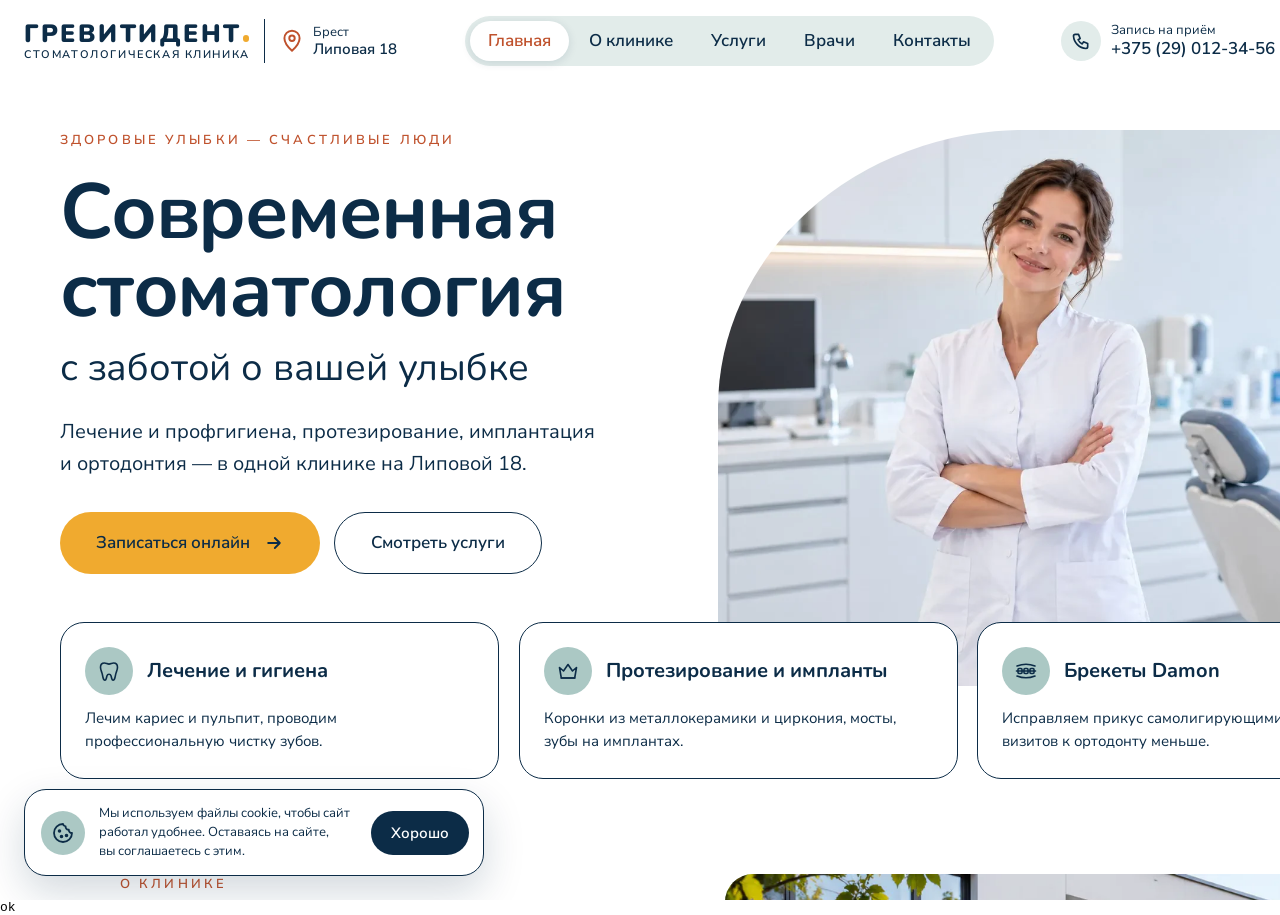
<file: tools/shot.html>
<!doctype html>
<!-- Harness for tools/shot.sh: loads index.html in an iframe of the given width, prepares the page
     for a shot (no animations, scrolled to the element) and optionally runs a JS measurement.
     URL params: p (page, default index.html), w, h, t (CSS selector), off, js, do (JS action before scrolling), wait (ms after it, default 400). -->
<meta charset="utf-8">
<style>html,body{margin:0;background:#fff}iframe{border:0;display:block;background:#fff}pre{margin:0}</style>
<body>
<pre id="RES"></pre>
<script>
var q = new URLSearchParams(location.search);
var W = +q.get('w') || 1440, H = +q.get('h') || 900, T = q.get('t'), OFF = +(q.get('off') || 100), JS = q.get('js'), DO = q.get('do'), WAIT = +(q.get('wait') || 400);
var res = document.getElementById('RES');
var f = document.createElement('iframe');
f.style.width = W + 'px'; f.style.height = H + 'px';
f.src = '../' + (q.get('p') || 'index.html');
document.body.insertBefore(f, res);

function done(text) { res.textContent = text; document.title = 'READY'; }

f.onload = function () {
  var w = f.contentWindow, d = w.document;
  // no animations or smooth scrolling; if the page has a scroll-reveal class, force it visible here too
  var st = d.createElement('style');
  st.textContent = '*,*::before,*::after{transition:none!important;animation:none!important}html{scroll-behavior:auto!important}.reveal{opacity:1!important;transform:none!important}';
  d.head.appendChild(st);
  d.fonts.ready.then(function () {
    setTimeout(function () {
      // -Do: an action before the shot (fill fields, click a button); the target is looked up after it,
      // so it may be an element the action renders
      if (DO) { try { new w.Function('document', DO)(d); } catch (e) { done('ERROR in -Do: ' + e.message); return; } }
      var el = T ? d.querySelector(T) : null;
      if (T && !el) { done('ERROR: selector not found: ' + T); return; }
      if (el) w.scrollTo(0, el.getBoundingClientRect().top + w.scrollY - OFF);
      setTimeout(function () {
        if (!JS) { done('ok'); return; }
        // measurement helpers: ov(sel) — horizontal overflow, box(sel) — size and position
        function ov(sel) { return [].map.call(d.querySelectorAll(sel), function (e) {
          return (e.scrollWidth > e.clientWidth + 1 ? 'OVERFLOW ' : 'ok ') + e.scrollWidth + '/' + e.clientWidth; }); }
        function box(sel) { return [].map.call(d.querySelectorAll(sel), function (e) {
          var r = e.getBoundingClientRect(); return Math.round(r.left) + ',' + Math.round(r.top) + ' ' + Math.round(r.width) + '×' + Math.round(r.height); }); }
        try {
          var v = new w.Function('ov', 'box', 'document', 'return (' + JS + ')')(ov, box, d);
          done(typeof v === 'string' ? v : JSON.stringify(v));
        } catch (e) { done('ERROR: ' + e.message); }
      }, WAIT);
    }, 300);
  });
};
</script>
</file>
<file: assets/css/style.css>
/* ===== Fonts ===== */
/* Google Fonts subsets, self-hosted (licences: assets/fonts/OFL.txt). Each file is a variable font. */
@font-face {
  font-family: 'Nunito'; font-style: normal; font-weight: 400 900; font-display: swap;
  src: url(../fonts/nunito-cyrillic.woff2) format('woff2');
  unicode-range: U+0301, U+0400-045F, U+0490-0491, U+04B0-04B1, U+2116;
}
@font-face {
  font-family: 'Nunito'; font-style: normal; font-weight: 400 900; font-display: swap;
  src: url(../fonts/nunito-latin.woff2) format('woff2');
  unicode-range: U+0000-00FF, U+0131, U+0152-0153, U+02BB-02BC, U+02C6, U+02DA, U+02DC, U+0304, U+0308, U+0329, U+2000-206F, U+20AC, U+2122, U+2191, U+2193, U+2212, U+2215, U+FEFF, U+FFFD;
}
@font-face {
  font-family: 'Nunito Sans'; font-style: normal; font-weight: 400 700; font-display: swap;
  src: url(../fonts/nunito-sans-cyrillic.woff2) format('woff2');
  unicode-range: U+0301, U+0400-045F, U+0490-0491, U+04B0-04B1, U+2116;
}
@font-face {
  font-family: 'Nunito Sans'; font-style: normal; font-weight: 400 700; font-display: swap;
  src: url(../fonts/nunito-sans-latin.woff2) format('woff2');
  unicode-range: U+0000-00FF, U+0131, U+0152-0153, U+02BB-02BC, U+02C6, U+02DA, U+02DC, U+0304, U+0308, U+0329, U+2000-206F, U+20AC, U+2122, U+2191, U+2193, U+2212, U+2215, U+FEFF, U+FFFD;
}
/* hand-lettered: the hero motto on phones; bold only */
@font-face {
  font-family: 'Amatic SC'; font-style: normal; font-weight: 700; font-display: swap;
  src: url(../fonts/amatic-bold-cyrillic.woff2) format('woff2');
  unicode-range: U+0301, U+0400-045F, U+0490-0491, U+04B0-04B1, U+2116;
}
@font-face {
  font-family: 'Amatic SC'; font-style: normal; font-weight: 700; font-display: swap;
  src: url(../fonts/amatic-bold-latin.woff2) format('woff2');
  unicode-range: U+0000-00FF, U+0131, U+0152-0153, U+02BB-02BC, U+02C6, U+02DA, U+02DC, U+0304, U+0308, U+0329, U+2000-206F, U+20AC, U+2122, U+2191, U+2193, U+2212, U+2215, U+FEFF, U+FFFD;
}
@font-face {
  font-family: 'Playfair Display'; font-style: italic; font-weight: 400 500; font-display: swap;
  src: url(../fonts/playfair-italic-cyrillic.woff2) format('woff2');
  unicode-range: U+0301, U+0400-045F, U+0490-0491, U+04B0-04B1, U+2116;
}
@font-face {
  font-family: 'Playfair Display'; font-style: italic; font-weight: 400 500; font-display: swap;
  src: url(../fonts/playfair-italic-latin.woff2) format('woff2');
  unicode-range: U+0000-00FF, U+0131, U+0152-0153, U+02BB-02BC, U+02C6, U+02DA, U+02DC, U+0304, U+0308, U+0329, U+2000-206F, U+20AC, U+2122, U+2191, U+2193, U+2212, U+2215, U+FEFF, U+FFFD;
}

/* ===== Tokens ===== */
:root {
  --ink: #0C2C47;
  --ink-2: #0C2C47;
  --muted: #0C2C47;
  --faint: #0C2C47;
  --accent: #F0AA2F;
  --accent-ink: #BF512C;
  --tint: #ABC8C4;
  --line: #0C2C47;
  --line-2: #0C2C47;
  --bg: #FFFFFF;
  --white: #FFFFFF;
  --f-body: 'Nunito Sans', system-ui, -apple-system, 'Segoe UI', sans-serif;
  --f-head: 'Nunito', system-ui, sans-serif;
  --f-quote: 'Playfair Display', Georgia, 'Times New Roman', serif;
  --f-hand: 'Amatic SC', 'Segoe Print', cursive;
  /* type scale: every font size is one of these. Exceptions: the tooth numbers on the map (10px, in 17px circles), the
     doctor initials placeholder (56px), the About title (up to 52px) and the finder title (up to 40px: at 44px it wraps) */
  --fs-xs: 12px;
  --fs-s: 13px;
  --fs-m: 15px;
  --fs-l: 17px;
  --fs-xl: 20px;
  --fs-2xl: 24px;
  --fs-3xl: 32px;
  --fs-4xl: 44px;
  --fs-5xl: 78px;
  --ease-out: cubic-bezier(.22, .7, .2, 1);
  --hdr-h: 82px; /* sticky header height: offsets for sticky bars and anchor jumps */
  --gutter: 24px; /* side padding of sections */
  --sec-y: 96px; /* vertical padding of sections */
}
@media (max-width: 640px) {
  :root { --sec-y: 64px; }
}
@media (max-width: 480px) {
  :root { --gutter: 16px; }
}

/* ===== Base ===== */
html { -webkit-text-size-adjust: 100%; text-size-adjust: 100%; }
/* no page zoom on phones (user, 2026-11-23): no double-tap or pinch zoom; see main.js for iOS. On every element:
   inside a scrolling box (the helper's steps, the rows that swipe) a rule on html alone no longer applied */
@media (pointer: coarse) {
  html, html * { touch-action: pan-x pan-y; }
  html.zoomed, html.zoomed * { touch-action: auto; }
}
body { margin: 0; background: var(--bg); color: var(--ink); font-family: var(--f-body); font-size: var(--fs-l); line-height: 1.55; }
:where(a) { color: var(--ink); }
@media (hover: hover) { :where(a):hover { color: #BF512C; } }
button, input, select, textarea { font-family: inherit; }
/* the keyboard focus: a Navy ring with a white gap (the Yellow one was 2 : 1 on white and lost on Yellow buttons); the
   gap keeps it visible on Navy too */
button:focus-visible, a:focus-visible, input:focus-visible, select:focus-visible, textarea:focus-visible, summary:focus-visible { outline: 3px solid var(--ink); outline-offset: 2px; box-shadow: 0 0 0 2px var(--white); }
/* headings and blocks that take the focus from a script (after a section opens, a booking is sent) */
[tabindex="-1"]:focus { outline: none; }
/* «Перейти к содержимому»: the first Tab stop, shown only while focused */
.skip { position: fixed; top: 12px; left: 12px; z-index: 100; padding: 12px 20px; border-radius: 999px; background: var(--ink); color: var(--white); font-weight: 600; text-decoration: none; transform: translateY(-200%); }
.skip:focus { transform: none; color: var(--white); }
[hidden] { display: none !important; }
/* a nav jump puts the section title just under the sticky header, not the section's top padding */
section[id] { scroll-margin-top: calc(var(--hdr-h) - var(--sec-y) + 28px); }
/* line breaks: headings split into even lines, paragraphs avoid a lone last word, phones never break */
h1, h2, h3, h4, summary { text-wrap: balance; }
p, li, dd, figcaption { text-wrap: pretty; }
.nowrap, a[href^="tel:"], .tel-text { white-space: nowrap; }
/* a phone number on a computer: plain text, see header.js */
a.tel-text:not([href]), a.tel-text:not([href]):hover { color: inherit; text-decoration: none; cursor: text; }
.hdr__call:not([href]) { display: none !important; }

@keyframes fadeIn { from { opacity: 0; } to { opacity: 1; } }
@keyframes stepIn { from { opacity: 0; transform: translateY(8px); } }
@keyframes panelIn { from { opacity: 0; transform: scale(.97); } to { opacity: 1; transform: none; } }
@keyframes pageIn { from { opacity: 0; transform: translateX(12px); } to { opacity: 1; transform: none; } }
@keyframes popIn { from { opacity: 0; transform: translateY(12px) scale(.97); } to { opacity: 1; transform: none; } }
@keyframes dropIn { from { opacity: 0; transform: translateY(-6px); } to { opacity: 1; transform: none; } }
@keyframes topIn { from { opacity: 0; transform: translateY(10px); } to { opacity: 1; transform: none; } }
@keyframes inUp { from { opacity: 0; transform: translateY(10px); } to { opacity: 1; transform: none; } }
@keyframes mapPulse { 0% { transform: scale(.6); opacity: .9; } 100% { transform: scale(2.2); opacity: 0; } }

@media (prefers-reduced-motion: reduce) {
  *, *::before, *::after { animation-duration: .01ms !important; animation-delay: 0s !important; transition-duration: .01ms !important; scroll-behavior: auto !important; }
}

/* ===== Shared ===== */
/* slow connections: a picture still on its way shows a soft shimmer in the site's Mint where it will be (main.js
   marks it .is-loading until it arrives); its own box, radius and crop give the placeholder its shape */
img.is-loading { background: linear-gradient(100deg, #E3EDEB 30%, #F5F9F8 50%, #E3EDEB 70%); background-size: 300% 100%; animation: shimmer 1.4s ease-in-out infinite; }
@keyframes shimmer { from { background-position: 100% 0; } to { background-position: 0 0; } }
/* tooltips (main.js, [data-tip]): small, next to the mouse pointer; the nav capsule's soft Mint, Navy text */
.tip { position: fixed; z-index: 60; max-width: min(260px, calc(100vw - 16px)); box-sizing: border-box; padding: 4px 9px; border-radius: 8px; background: color-mix(in srgb, var(--tint) 35%, var(--white)); color: var(--ink); font-size: var(--fs-xs); font-weight: 600; line-height: 1.35; box-shadow: 0 4px 14px rgba(12, 44, 71, .16); pointer-events: none; animation: fadeIn .12s ease both; }
/* the sections below the first screen come up softly as they scroll into view, once. Hidden from the first paint by
   html.reveal-on (set in the head; not with reduced motion or without IntersectionObserver): hiding them from main.js
   made visible sections fade out and come back on every reload. .is-now: on screen at load, a fade without the shift */
.reveal-on .reveal { transition: opacity .8s var(--ease-out), transform .8s var(--ease-out); }
.reveal-on .reveal:not(.is-in) { opacity: 0; transform: translateY(18px); }
.reveal-on .reveal.is-now { transform: none; transition: opacity .5s ease-out .15s; }
/* print: the sections not scrolled to yet would come out blank (same selector, or the hiding rule wins) */
@media print { .reveal-on .reveal:not(.is-in) { opacity: 1; transform: none; } }
.sprite { position: absolute; width: 0; height: 0; overflow: hidden; }
.ic { flex: none; fill: none; stroke: currentColor; stroke-linecap: round; stroke-linejoin: round; }
.ic--miter { stroke-linejoin: miter; }
.wrap { max-width: 1200px; margin: 0 auto; }
.eyebrow { font-size: var(--fs-s); font-weight: 600; letter-spacing: .24em; text-transform: uppercase; color: var(--accent-ink); }
.title { margin: 0; font-family: var(--f-head); font-weight: 700; font-size: clamp(var(--fs-3xl), 3.6vw, var(--fs-4xl)); line-height: 1.1; letter-spacing: -.02em; }
.caps { font-size: var(--fs-s); font-weight: 600; letter-spacing: .06em; text-transform: uppercase; color: var(--muted); }
.tel { font-weight: 600; white-space: nowrap; }
.num { font-family: var(--f-head); font-weight: 700; font-size: var(--fs-m); color: var(--white); background: var(--ink); border-radius: 50%; width: 28px; height: 28px; flex: none; display: inline-flex; align-items: center; justify-content: center; line-height: 1; }

.btn { display: inline-flex; align-items: center; justify-content: center; border: none; border-radius: 999px; background: none; color: var(--ink); font-weight: 600; text-decoration: none; cursor: pointer; padding: 0; }
.btn--accent, .btn--dark, .btn--ghost, .btn--ghost-dark { transition: transform .15s ease, box-shadow .15s ease, background-color .15s ease, color .15s ease, border-color .15s ease, filter .15s ease; }
.btn--accent { background: var(--accent); color: var(--ink); }
.btn--dark { background: var(--ink); color: var(--white); }
.btn--ghost { border: 1.5px solid var(--line); background: var(--white); color: var(--ink); }
.btn--ghost-dark { border: 1.5px solid var(--ink); background: var(--white); color: var(--ink); }
.btn--soft { border: 1.5px solid var(--line); background: var(--white); color: var(--ink); transition: background-color .15s ease, border-color .15s ease, transform .15s ease; }
@media (hover: hover) { .btn--accent:hover, .btn--dark:hover { box-shadow: 0 8px 18px rgba(12, 44, 71, .18); filter: brightness(1.1); } }
@media (hover: hover) { .btn--accent:hover { color: var(--ink); } }
@media (hover: hover) { .btn--dark:hover { color: var(--white); } }
@media (hover: hover) { .btn--ghost:hover, .btn--ghost-dark:hover { background: var(--tint); color: var(--ink); border-color: var(--accent); box-shadow: 0 8px 18px rgba(12, 44, 71, .12); } }
@media (hover: hover) { .btn--soft:hover { background: var(--tint); border-color: var(--accent); color: var(--ink); } }
.btn--accent:active, .btn--dark:active, .btn--ghost:active, .btn--ghost-dark:active { box-shadow: none; }

/* pill toggle: selected = dark; tabs use aria-selected, toggles aria-pressed */
.chip { border-radius: 999px; border: 1.5px solid var(--line); background: var(--white); color: var(--ink); font-weight: 600; cursor: pointer; transition: transform .15s ease, box-shadow .15s ease, background-color .15s ease, color .15s ease, border-color .15s ease, filter .15s ease; -webkit-user-select: none; user-select: none; -webkit-tap-highlight-color: transparent; }
.chip[aria-selected="true"], .chip[aria-pressed="true"] { background: var(--ink); border-color: var(--ink); color: var(--white); }
@media (hover: hover) { .chip[aria-selected="false"]:hover, .chip[aria-pressed="false"]:hover { background: var(--tint); border-color: var(--accent); } }


/* checkbox square inside a toggle button */
.box { flex: none; width: 22px; height: 22px; border-radius: 7px; border: 2px solid var(--ink); display: flex; align-items: center; justify-content: center; transition: background-color .15s, transform .15s; }
.box--lg { width: 24px; height: 24px; }
.box .ic { display: block; opacity: 0; color: var(--white); }
[aria-pressed="true"] .box { background: var(--ink); }
[aria-pressed="true"] .box .ic { opacity: 1; }

.dots { display: flex; align-items: center; }
/* the button is a 24 px finger target (Lighthouse's minimum), the visible 10 px dot its ::before; the negative margin
   keeps the row 10 px tall, so nothing around it moves */
.dot { position: relative; flex: none; width: 24px; height: 24px; margin: -7px 0; border: none; border-radius: 999px; padding: 0; background: none; cursor: pointer; -webkit-tap-highlight-color: transparent; transition: width .25s ease; }
.dot::before { content: ''; position: absolute; inset: 7px; border-radius: 999px; background: var(--white); box-shadow: inset 0 0 0 1.5px var(--ink); transition: background-color .2s; }
.dot[aria-pressed="true"] { width: 42px; }
.dot[aria-pressed="true"]::before { background: var(--ink); }
.dot:focus-visible { outline-offset: -3px; box-shadow: none; }


/* expand/collapse: grid rows 0fr ↔ 1fr animates to the content's real height */
.drawer { display: grid; grid-template-rows: 0fr; transition: grid-template-rows .32s var(--ease-out); }
.drawer > div { overflow: hidden; min-height: 0; visibility: hidden; transition: visibility 0s .35s; }
.drawer.is-open { grid-template-rows: 1fr; }
.drawer.is-open > div { visibility: visible; transition-delay: 0s; }

.bullets { margin: 0; padding: 0; list-style: none; display: flex; flex-direction: column; gap: 6px; }
.bullets li { display: flex; gap: 10px; align-items: flex-start; font-size: var(--fs-m); line-height: 1.5; color: var(--ink-2); }
.bullets li::before { content: ''; flex: none; width: 6px; height: 6px; margin-top: 8px; border-radius: 50%; background: #BF512C; }
.bullets span { text-wrap: pretty; }
.bullets--md { gap: 8px; }
.bullets--md li { font-size: var(--fs-m); }
.bullets--md li::before { margin-top: 9px; }

.tabs-scroll { scroll-behavior: smooth; scrollbar-width: none; }
.tabs-scroll::-webkit-scrollbar { display: none; }

.grid-in { animation: stepIn .3s ease both; }

@media (min-width: 700px) {
  .one-line { white-space: nowrap; }
}

.av { overflow: hidden; flex: none; width: 38px; height: 38px; border-radius: 50%; background: var(--tint); color: var(--ink); display: flex; align-items: center; justify-content: center; font-family: var(--f-head); font-weight: 700; font-size: var(--fs-s); }
/* the portraits have a white background: multiply turns it into the box colour */
/* the whole head in the circle: the crop starts at the top of the portrait (lower cut the top of the head off) */
.av-img { display: block; width: 100%; height: 100%; object-fit: cover; object-position: 50% 0; mix-blend-mode: multiply; }
.av:has(.av-img), [aria-pressed="true"] > .av:has(.av-img) { background: #FFFFFF; }
[aria-pressed="true"] > .av { background: var(--ink); color: var(--white); }
.av svg { display: block; }

/* touch screens: no hover (the :hover rules sit in @media (hover: hover), or they would stick after a tap); a
   short press-in answers the tap instead (`scale`, which entrance animations on `transform` don't override), the grey
   tap flash is off, and a long press doesn't select button text */
a, button, summary, label { -webkit-tap-highlight-color: transparent; }
@media (hover: none) {
  button, .btn, .chip, summary { -webkit-user-select: none; user-select: none; -webkit-touch-callout: none; }
  .btn:active, .chip:active, .sym-chip:active, .svc-card:active, .book-doc:active,
  .hint__doc.is-pick:active, .bk__pill:active, .add-svc:active, .to-top:active, .svc-unsure:active { scale: .97; }
  .svc-row__check:active .box, .visit__x:active, .visit__drop:active { scale: .9; }
  .faq summary:active .faq__ic, .doc__toggle:active, .nav__link:active, .promise__btn:active { opacity: .7; }
}

/* ===== Header ===== */
.hdr { position: sticky; top: env(safe-area-inset-top, 0px); z-index: 30; background: var(--white); transition: box-shadow .25s ease; }
.hdr.is-scrolled { box-shadow: 0 6px 24px rgba(12, 44, 71, .10); }
.hdr__in { max-width: 1440px; margin: 0 auto; padding: 16px var(--gutter); display: flex; flex-wrap: wrap; align-items: center; justify-content: space-between; gap: 16px 0; position: relative; white-space: nowrap; }
.hdr__brand { display: flex; align-items: center; gap: 16px; }
.hdr__menu { display: contents; }
.hdr__call, .hdr__burger { display: none; }

/* the name is text in the heading font: capitals and a Yellow dot (the only colour), the specialty under it; the
   letter-spacings make both lines the same width (the negative margins take off the spacing after the last letter) */
.logo { --s: 25px; display: flex; flex-direction: column; align-items: flex-start; flex: none; color: var(--ink); text-decoration: none; text-transform: uppercase; white-space: nowrap; }
.logo__name { font-family: var(--f-head); font-weight: 900; font-size: var(--s); line-height: 1; letter-spacing: .1em; margin-right: -.1em; }
.logo__name::after { content: ''; display: inline-block; width: .26em; height: .26em; margin-left: .04em; border-radius: 50%; background: var(--accent); }
.logo__sub { margin-top: .2em; font-family: var(--f-body); font-weight: 600; font-size: calc(var(--s) * .44); line-height: 1; letter-spacing: .145em; margin-right: -.145em; }
/* the footer logo: 28 px, smaller when its grid column is narrow (the name is ~8.9 times --s wide) */
.logo--lg { --s: min(28px, 11cqi); }

.addr__btn { display: flex; align-items: center; gap: 8px; min-height: 44px; padding: 0 0 0 14px; text-decoration: none; border: none; border-left: 1px solid var(--line); border-radius: 0; background: transparent; color: var(--ink); font-size: var(--fs-m); white-space: nowrap; cursor: pointer; text-align: left; transition: color .15s; }
@media (hover: hover) { .addr__btn:hover { color: var(--accent-ink); } }
.addr__pin { color: var(--accent-ink); }
.addr__text { display: flex; flex-direction: column; line-height: 1.25; }
.addr__city { font-size: var(--fs-s); color: var(--muted); }
.addr__area { font-weight: 600; }

/* the links sit in a soft capsule; the current section is a white pill with orange text, so the nav reads at once */
/* 5 px round the links, so the current one's white pill has the same room on every side (at 3 px it touched the
   capsule's edge); links 7 px high padding and line-height 1.5 keep the capsule at 50 px, as the CTA, so the header is
   the 82 px of --hdr-h */
.nav { display: flex; flex-wrap: nowrap; align-items: center; gap: 2px; flex: 0 1 auto; margin: 0 auto; padding: 5px; border-radius: 999px; background: color-mix(in srgb, var(--tint) 35%, var(--white)); font-size: var(--fs-l); line-height: 1.5; }
.nav__link { flex: none; text-decoration: none; padding: 7px 18px; border-radius: 999px; color: var(--ink-2); font-weight: 600; transition: color .2s, background-color .2s, box-shadow .2s; }
@media (hover: hover) { .nav__link:hover { color: var(--accent-ink); background: rgba(255, 255, 255, .6); } }
.nav__link[aria-current] { color: var(--accent-ink); background: var(--white); box-shadow: 0 2px 10px rgba(12, 44, 71, .12); }

.hdr__contact { display: flex; align-items: center; gap: 12px 16px; flex-wrap: nowrap; }
.hdr__phone { display: flex; align-items: center; gap: 10px; text-decoration: none; }
/* the same soft Mint as the nav capsule */
.hdr__phone-ic { width: 40px; height: 40px; border-radius: 50%; background: color-mix(in srgb, var(--tint) 35%, var(--white)); color: var(--ink); display: flex; align-items: center; justify-content: center; }
.hdr__phone-text { display: flex; flex-direction: column; line-height: 1.3; }
.hdr__phone-num { font-weight: 600; font-size: var(--fs-l); }
.hdr__phone-hours { font-size: var(--fs-s); color: var(--muted); }
/* the second number shows only in the icon's pop-up (1280–1389) */
.hdr__phone-num--2 { display: none; }
.hdr__cta { min-height: 50px; padding: 0 22px; font-size: var(--fs-m); flex: none; }

/* below ~1390 px the full header no longer fits one row: phone collapses to its icon */
@media (max-width: 1389px) {
  .hdr__phone-text { position: absolute; width: 1px; height: 1px; overflow: hidden; clip-path: inset(50%); }
}
/* laptops: pointing at the icon or focusing it (a click, Tab; header.js makes it focusable) drops both numbers
   down under it; the ::before bridges the gap, so the pointer can move onto the card */
@media (min-width: 1280px) and (max-width: 1389px) {
  .hdr__phone { position: relative; cursor: default; }
  .hdr__phone-num--2 { display: block; }
  .hdr__phone:hover .hdr__phone-text, .hdr__phone:focus .hdr__phone-text { top: calc(100% + 10px); left: 50%; z-index: 5; width: auto; height: auto; overflow: visible; clip-path: none; gap: 2px; padding: 12px 18px; transform: translateX(-50%); border: 1px solid var(--line); border-radius: 18px; background: var(--white); box-shadow: 0 14px 30px rgba(12, 44, 71, .16); white-space: nowrap; animation: dropIn .16s ease both; }
  .hdr__phone-text::before { content: ''; position: absolute; left: 0; right: 0; top: -12px; height: 12px; }
  .hdr__phone:focus-visible { outline: none; box-shadow: none; }
  .hdr__phone:focus-visible .hdr__phone-ic { outline: 3px solid var(--ink); outline-offset: 2px; }
}

/* burger: nav and contacts move into a drop-down panel */
@media (max-width: 1279px) {
  :root { --hdr-h: 74px; }
  .hdr__in { flex-wrap: nowrap; gap: 8px; padding: 13px var(--gutter); }
  .hdr__brand { margin-right: auto; min-width: 0; }
  .hdr__call, .hdr__burger { display: grid; place-items: center; flex: none; width: 48px; height: 48px; border-radius: 50%; }
  .hdr__call { background: color-mix(in srgb, var(--tint) 35%, var(--white)); color: var(--ink); }
  .hdr__burger { border: none; background: var(--ink); cursor: pointer; padding: 0; }
  .hdr__burger span, .hdr__burger span::before, .hdr__burger span::after { display: block; width: 18px; height: 2px; border-radius: 2px; background: var(--white); transition: transform .25s ease, background-color .2s; }
  .hdr__burger span { position: relative; }
  .hdr__burger span::before, .hdr__burger span::after { content: ''; position: absolute; left: 0; }
  .hdr__burger span::before { top: -6px; }
  .hdr__burger span::after { top: 6px; }
  .hdr__burger[aria-expanded="true"] span { background: transparent; }
  .hdr__burger[aria-expanded="true"] span::before { transform: translateY(6px) rotate(45deg); }
  .hdr__burger[aria-expanded="true"] span::after { transform: translateY(-6px) rotate(-45deg); }

  /* the menu is a rounded card under the burger (full width on phones, 420 px on tablets); the links sit in the
     same soft capsule as on desktop, the current one a white pill */
  .hdr__menu { display: none; position: absolute; top: calc(100% + 8px); right: var(--gutter); width: min(420px, calc(100% - 2 * var(--gutter))); box-sizing: border-box; max-height: calc(100vh - var(--hdr-h) - 16px); max-height: calc(100dvh - var(--hdr-h) - 16px); overflow-y: auto; overscroll-behavior: contain; background: var(--white); border: 1px solid var(--line); border-radius: 28px; box-shadow: 0 20px 44px rgba(12, 44, 71, .2); padding: 10px; white-space: normal; }
  .hdr.is-menu .hdr__menu { display: flex; flex-direction: column; gap: 16px; animation: dropIn .18s ease both; }
  /* open, the page under the header blurs and dims and doesn't scroll (header.js; user, 2026-11-23); a tap on it
     closes the menu. The header goes above the corner buttons and the cookie notice, so they blur too */
  .hdr::before { content: ''; position: fixed; inset: var(--hdr-h) 0 0; z-index: -1; background: rgba(12, 44, 71, .16); -webkit-backdrop-filter: blur(6px); backdrop-filter: blur(6px); opacity: 0; visibility: hidden; transition: opacity .2s ease, visibility .2s; }
  .hdr.is-menu { z-index: 50; }
  .hdr.is-menu::before { opacity: 1; visibility: visible; }
  .nav { flex-direction: column; align-items: stretch; gap: 2px; margin: 0; padding: 6px; border-radius: 22px; font-size: var(--fs-l); line-height: 1.55; }
  .nav__link { padding: 13px 18px; }
  .hdr__contact { flex-wrap: wrap; justify-content: space-between; gap: 16px; padding: 0 6px 6px; }
  .hdr__phone-text { position: static; width: auto; height: auto; overflow: visible; clip-path: none; }
}
@media (max-width: 639px) {
  :root { --hdr-h: 70px; }
  .hdr__in { padding-top: 13px; padding-bottom: 13px; }
  /* the burger a little smaller and the logo a little bigger, so neither outweighs the other */
  .hdr__call, .hdr__burger { width: 44px; height: 44px; }
  .logo:not(.logo--lg) { --s: 22px; }
  /* the subtitle at 0.44 of the name was 9.7 px: bigger with almost no spacing, the same width as the name */
  .logo:not(.logo--lg) .logo__sub { font-size: 11px; letter-spacing: .04em; margin-right: -.04em; }
  .addr { display: none; }
  .hdr__cta { flex: 1 1 100%; }
}
/* 320 px (iPhone SE 1st gen): the yellow dot and the end of «КЛИНИКА» went under the burger */
@media (max-width: 359px) {
  .logo:not(.logo--lg) { --s: 19px; }
  .logo:not(.logo--lg) .logo__sub { font-size: 10px; letter-spacing: 0; margin-right: 0; }
}

/* ===== Hero ===== */
.hero { background: var(--white); overflow-x: clip; padding-bottom: 0; }
/* «Главная» and the logo (#top) go to the very top of the page: a margin bigger than the page offset clamps to 0 */
#top { scroll-margin-top: 100vh; }
.hero__in { max-width: 1320px; margin: 0 auto; padding: 0 var(--gutter); display: flex; flex-wrap: wrap; align-items: stretch; }
.hero__text { flex: 1 1 520px; min-width: 0; padding: 48px 0 112px; display: flex; flex-direction: column; gap: 24px; position: relative; z-index: 1; }
.hero__title { margin: 0; font-family: var(--f-head); font-size: clamp(var(--fs-4xl), 5.6vw, var(--fs-5xl)); line-height: 1; letter-spacing: -.015em; color: var(--ink); display: flex; flex-direction: column; gap: 14px; }
.hero__title-main { font-weight: 700; }
.hero__title-sub { font-weight: 400; font-size: .49em; line-height: 1.25; letter-spacing: -.005em; }
.hero__lead { margin: 0; max-width: 548px; color: var(--muted); font-size: var(--fs-xl); line-height: 1.6; }
.hero__actions { display: flex; gap: 14px; flex-wrap: wrap; margin-top: 8px; }
.btn--hero { gap: 14px; min-height: 60px; padding: 0 36px; font-size: var(--fs-l); }
/* the photo reaches the right edge of the header's CTA: header content is 1440 px max, hero content 1320 */
.hero { container-type: inline-size; }
.hero__media { flex: 1 1 560px; min-width: 0; min-height: 600px; position: relative; margin-right: calc(min(660px, 50cqw - var(--gutter)) - min(720px, 50cqw - var(--gutter))); }
/* leaf shape: big rounding top-left and bottom-right; the doctor stands at 31 % of the picture, 0 % keeps her nearest the middle */
.hero__img { position: absolute; top: 48px; left: 0; width: 100%; height: calc(100% - 48px); object-fit: cover; object-position: 0% 50%; border-radius: 44% 32px / 50% 32px; }
/* the cards span from the text column to the photo's right edge (the header CTA), as .hero__media */
.hero__facts { margin: -64px calc(50cqw - min(720px, 50cqw - var(--gutter))) 0 calc(50cqw - min(660px, 50cqw - var(--gutter))); position: relative; z-index: 2; display: grid; grid-template-columns: repeat(auto-fit, minmax(min(300px, 100%), 1fr)); gap: 20px; }
/* the icon sits beside the title and the text runs the card's full width below, so every text fits two lines at ≥1280 px */
.fact { background: var(--white); border: 1px solid var(--line); border-radius: 24px; padding: 24px; display: grid; grid-template-columns: auto minmax(0, 1fr); align-items: center; gap: 12px 14px; transition: box-shadow .3s ease; }
.fact__ic { flex: none; width: 48px; height: 48px; border-radius: 50%; background: var(--tint); color: var(--ink); display: flex; align-items: center; justify-content: center; }
.fact__ic svg { width: 24px; height: 24px; }
.fact__body { display: contents; }
.fact__title { margin: 0; font-family: var(--f-head); font-weight: 700; font-size: var(--fs-xl); line-height: 1.3; }
.fact__text { grid-column: 1 / -1; margin: 0; color: var(--muted); font-size: var(--fs-m); }
/* opening the page: the three cards drift in one after another from the upper left. Transform and opacity only, on
   their own layer (a blur, or a layer dropped at the end, made the text jump), and a curve without a steep start */
.hero__facts .fact { will-change: transform, opacity; animation: factIn .9s cubic-bezier(.25, .46, .45, .94) both; }
.hero__facts .fact:nth-child(1) { animation-delay: .15s; }
.hero__facts .fact:nth-child(2) { animation-delay: .3s; }
.hero__facts .fact:nth-child(3) { animation-delay: .45s; }
@keyframes factIn { from { opacity: 0; transform: translate(-22px, -16px); } }
.hero__dots { display: none; }
@media (hover: hover) {
  .fact:hover { box-shadow: 0 14px 34px rgba(12, 44, 71, .14); }
}

/* narrower than text + photo side by side: the photo goes under the text, full width */
@media (max-width: 1127px) {
  .hero__text { padding-bottom: 48px; }
  .hero__media { min-height: 520px; }
  .hero__img { top: 0; width: 100%; height: 100%; object-position: 25% 50%; }
}
/* tablets: the three cards in one row, not two and one */
@media (min-width: 641px) and (max-width: 1000px) {
  .hero__facts { grid-template-columns: repeat(3, minmax(0, 1fr)); gap: 14px; }
  /* the icon above the title: beside it «Протезирование» didn't fit a third of a tablet */
  .fact { grid-template-columns: minmax(0, 1fr); padding: 20px; }
}
/* phone: the photo comes first, so the first screen is the doctor and the title, not a column of text; the three
   cards are one swipeable row (the next one peeks in) */
@media (max-width: 640px) {
  /* the photo's lower part fades to white and the text starts on it, so the buttons fit on the first screen; the shape
     is an arch, only its dome (rounded bottom corners would show through the fade); 999px radii shrink to half the
     width, so the dome is a true semicircle, not a stretched ellipse */
  .hero__media { order: -1; min-height: 310px; margin-top: 8px; }
  .hero__img { top: 0; width: 100%; height: 100%; object-position: 0% 18%; border-radius: 999px 999px 0 0; -webkit-mask-image: linear-gradient(to bottom, #000 45%, rgba(0, 0, 0, .15) 78%, transparent 92%); mask-image: linear-gradient(to bottom, #000 45%, rgba(0, 0, 0, .15) 78%, transparent 92%); }
  /* centred on the arch's axis */
  .hero__text { margin-top: -96px; padding: 0 0 28px; gap: 16px; align-items: center; text-align: center; }
  .hero__title { align-items: center; }
  .hero__actions { align-self: stretch; }
  .hero .eyebrow { font-size: var(--fs-xs); letter-spacing: .14em; }
  .hero__lead { font-size: var(--fs-l); }
  /* 18px of room on top, taken back by the margin: the row clips, and the cards come in from above */
  .hero__facts { display: flex; gap: 12px; margin: -18px 0 0; padding: 18px var(--gutter) 4px; overflow-x: auto; scroll-snap-type: x mandatory; scroll-padding: 0 var(--gutter); overscroll-behavior-x: contain; scrollbar-width: none; }
  .hero__facts::-webkit-scrollbar { display: none; }
  /* the middle card stops centred, the first and last at the gutters (user, 2026-11-23: «по центру, ровненько») */
  .fact { flex: 0 0 82%; scroll-snap-align: center; padding: 20px; }
  .fact:first-child { scroll-snap-align: start; }
  .fact:last-child { scroll-snap-align: end; }
  /* the row clips what sticks out of it, so a hover shadow would end in a hard line under the cards */
  .fact:hover { box-shadow: none; }
  /* one dot per card, following the swipe (main.js); they fade in as the last card lands */
  .hero__dots { display: flex; justify-content: center; padding-top: 14px; animation: fadeIn .5s ease 1s both; }
}
/* low phones (iPhone SE in Safari ~375×553, 360×640 with browser bars): a shorter arch, so the two buttons are on the first
   screen; iPhones 12–16 in Safari (~390×660) keep the full one, their buttons end at ~630 px */
@media (max-width: 640px) and (max-height: 650px) {
  .hero__media { min-height: 220px; }
}
/* the two buttons share a row: shorter labels' padding, no arrow */
@media (max-width: 480px) {
  /* the motto, hand-lettered on the photo's light wall right of the doctor's head (user, 2026-11-23; wider than
     480 px the wall there is busy with the lamp and instruments). The text
     column started 310 - 96 = 214 px below the photo's top, so -208 px is 6 px into it, over the arch's edge; its margin is
     35 px smaller than above, so the title stays where it was with the motto in the column */
  .hero__text { margin-top: -61px; }
  .hero .hero__motto { position: absolute; top: -208px; right: 0; display: flex; flex-direction: column; align-items: center; font-family: var(--f-hand); font-size: var(--fs-2xl); font-weight: 700; line-height: .95; letter-spacing: .02em; text-transform: none; transform: rotate(-6deg); text-shadow: 0 0 6px rgba(255, 255, 255, .9); pointer-events: none; animation: fadeIn .8s ease .4s both; }
  .hero__actions { flex-wrap: nowrap; gap: 10px; margin-top: 4px; }
  .btn--hero { flex: 1 1 0; min-width: 0; min-height: 54px; padding: 0 12px; font-size: var(--fs-m); white-space: nowrap; }
  .btn--hero .ic { display: none; }
}
/* the shorter arch of low phones (above): the motto 90 px higher with it, 6 px into the photo again */
@media (max-width: 480px) and (max-height: 650px) {
  .hero .hero__motto { top: -118px; }
}
@media (max-width: 400px) {
  .fact { padding: 20px 16px; gap: 12px; }
  .fact__ic { width: 44px; height: 44px; }
}
@media (max-width: 374px) {
  .btn--hero { font-size: var(--fs-m); padding: 0 10px; }
}

/* ===== About ===== */
.about { background: var(--bg); color: var(--ink); padding: var(--sec-y) var(--gutter); }
/* text on the left, the photo collage on the right; the motto sits at the bottom of the text column */
.about__in { display: grid; grid-template-columns: minmax(0, 1fr) minmax(0, 1.1fr); grid-template-areas: "head gallery" "promise gallery" "motto gallery"; grid-template-rows: auto auto 1fr; gap: 40px 64px; }
.about__head { grid-area: head; display: flex; flex-direction: column; gap: 20px; }
.about__title-box { display: flex; flex-direction: column; gap: 16px; }
.title--about { font-size: clamp(var(--fs-3xl), 4vw, 52px); line-height: 1.08; color: var(--ink); text-wrap: balance; }
.title--about span { display: block; }
.about__lead { margin: 0; color: var(--ink-2); font-size: var(--fs-l); }
.about__gallery { grid-area: gallery; display: grid; grid-template-columns: repeat(2, minmax(0, 1fr)); grid-template-rows: minmax(0, 1fr) auto; gap: 16px; }
/* isolation: Safari otherwise lets the zoomed photo spill past the rounded corners */
.about__ph { position: relative; margin: 0; aspect-ratio: 4 / 3; border-radius: 24px; overflow: hidden; isolation: isolate; background: var(--tint); display: grid; place-items: center; }
.about__ph--main { grid-column: 1 / -1; aspect-ratio: auto; min-height: 360px; border-radius: 28px; background: var(--tint); }
.about__ph img { position: absolute; inset: 0; width: 100%; height: 100%; object-fit: cover; transition: transform .6s var(--ease-out); }
@media (hover: hover) {
  .about__ph:hover img { transform: scale(1.05); }
}
.about__ph-in { display: flex; flex-direction: column; align-items: center; gap: 4px; padding: 16px; text-align: center; }
.about__ph-ic { width: 56px; height: 56px; margin-bottom: 8px; border-radius: 50%; background: var(--white); color: var(--accent-ink); display: grid; place-items: center; box-shadow: 0 8px 20px rgba(12, 44, 71, .08); }
.about__ph-ic svg { display: block; }
.about__ph-name { font-family: var(--f-head); font-weight: 700; font-size: var(--fs-l); color: var(--ink); }
.about__ph-note { font-size: var(--fs-s); color: var(--muted); }
.about__chip { position: absolute; left: 16px; bottom: 16px; display: inline-flex; align-items: center; gap: 6px; padding: 8px 14px; border-radius: 999px; background: var(--white); color: var(--ink); font-size: var(--fs-m); font-weight: 600; box-shadow: 0 8px 20px rgba(12, 44, 71, .1); }
.about__chip .ic { color: var(--accent); }
.promise { grid-area: promise; display: flex; flex-direction: column; gap: 24px; padding-top: 32px; border-top: 1px solid rgba(12, 44, 71, .14); }
.promise__title { margin: 0; font-family: var(--f-head); font-weight: 700; font-size: var(--fs-2xl); color: var(--ink); line-height: 1.2; }
.promise__grid { display: grid; grid-template-columns: minmax(0, 1fr); gap: 20px; }
.promise__item { display: grid; grid-template-columns: 36px minmax(0, 1fr); gap: 6px 14px; }
.promise__ic { flex: none; width: 36px; height: 36px; align-self: center; border-radius: 50%; background: var(--ink); color: var(--white); display: flex; align-items: center; justify-content: center; }
/* the heading and its icon share the first row, centred in it; the text sits under the heading */
.promise__body { display: contents; }
.promise__h { margin: 0; display: flex; align-items: center; font-family: var(--f-head); font-weight: 700; font-size: var(--fs-xl); line-height: 1.3; color: var(--ink); }
/* the heading is a button that opens the text on phones; wider, it is plain text (disabled in main.js) and the
   text always shows */
.promise__btn { display: flex; align-items: center; justify-content: space-between; gap: 12px; width: 100%; margin: 0; padding: 0; border: 0; background: none; color: inherit; font: inherit; line-height: inherit; text-align: left; cursor: default; }
.promise__chev { display: none; }
.promise__more { grid-column: 2; }
.promise__text { margin: 0; color: var(--ink-2); font-size: var(--fs-m); }
.motto { margin: 0; padding: 0; display: flex; flex-wrap: wrap; align-items: center; gap: 6px 14px; grid-area: motto; align-self: end; }
.motto__ic { display: block; flex: none; color: #BF512C; }
.motto__text { margin: 0; font-family: var(--f-quote); font-weight: 400; font-style: italic; font-size: var(--fs-l); line-height: 1.4; letter-spacing: .005em; color: var(--ink); }
.motto__by { color: var(--muted); font-size: var(--fs-m); white-space: nowrap; }

/* one column: the collage goes between the lead and the promises, which line up in a row again */
@media (max-width: 1000px) {
  .about__in { grid-template-columns: minmax(0, 1fr); grid-template-areas: "head" "gallery" "promise" "motto"; grid-template-rows: none; }
  .about__gallery { grid-template-rows: none; }
  .about__ph--main { aspect-ratio: 16 / 10; min-height: 0; }
  .promise__grid { grid-template-columns: repeat(auto-fit, minmax(230px, 1fr)); gap: 32px; }
  .promise__h { min-height: 2.6em; }
}
/* tablets: the three promises in one row, not two and one */
@media (min-width: 641px) and (max-width: 1000px) {
  .promise__grid { grid-template-columns: repeat(3, minmax(0, 1fr)); gap: 24px; }
}
@media (max-width: 640px) {
  .about__in { gap: 32px; }
  .about__gallery { gap: 10px; }
  .about__ph { aspect-ratio: 3 / 2; border-radius: 18px; }
  .about__ph--main { aspect-ratio: 2 / 1; }
  .about__ph-ic { width: 44px; height: 44px; margin-bottom: 4px; }
  .about__ph-name { font-size: var(--fs-m); }
  .about__ph:not(.about__ph--main) .about__ph-note { display: none; }
  .about__chip { left: 10px; bottom: 10px; padding: 6px 12px; font-size: var(--fs-s); }
  /* only the headings show; a tap opens the text under one (the FAQ's chevron, the drawer of the service rows) */
  .promise__grid { gap: 14px; }
  .promise__item { row-gap: 0; }
  .promise__h { min-height: 0; }
  .promise__btn { min-height: 48px; cursor: pointer; }
  .promise__chev { flex: none; width: 32px; height: 32px; border-radius: 50%; background: var(--tint); display: grid; place-items: center; transition: transform .2s ease; }
  .promise__item.is-open .promise__chev { transform: rotate(180deg); }
  .promise__more { display: grid; grid-template-rows: 0fr; transition: grid-template-rows .2s var(--ease-out); }
  .promise__more > .promise__text { min-height: 0; overflow: hidden; visibility: hidden; transition: visibility .2s; }
  .promise__item.is-open .promise__more { grid-template-rows: 1fr; }
  .promise__item.is-open .promise__text { visibility: visible; padding-bottom: 10px; }
}

/* ===== Finder (the helper's mini section: the site's signature feature) ===== */
/* text on the left; on the right the user's smile picture (gums and teeth, background cut out to transparency), a still picture (no single teeth to
   click, user's wish): the whole photo and the Yellow «Выбрать зуб» in its top right corner open the
   helper on its first step, the tooth map.
   No top padding of its own: About's bottom padding is the gap */
.finder { padding: 0 var(--gutter); }
.finder__card { box-sizing: border-box; display: grid; grid-template-columns: minmax(0, 1fr) minmax(0, 1fr); align-items: center; gap: 24px 48px; padding: clamp(24px, 3.4vw, 40px) clamp(24px, 4vw, 48px); border: 1px solid var(--line); border-radius: 32px; background: var(--white); }
.finder__text { display: flex; flex-direction: column; align-items: flex-start; gap: 12px; }
.finder__title { margin: 0; font-family: var(--f-head); font-weight: 700; font-size: clamp(var(--fs-3xl), 2.75vw, 40px); line-height: 1.1; letter-spacing: -.02em; }
.finder__lead { margin: 0; max-width: 460px; color: var(--muted); font-size: var(--fs-l); text-wrap: pretty; }
.finder__jaw { position: relative; display: flex; justify-content: center; cursor: pointer; }
/* the user's smile picture with its background cut out (smile.webp, transparent) */
.finder__img { display: block; width: 100%; max-width: 460px; height: auto; aspect-ratio: 1104 / 534; }
/* the only button: Yellow, as the site's calls to action */
.finder__pick { position: absolute; top: -10px; right: 0; gap: 10px; min-height: 56px; padding: 0 28px; font-size: var(--fs-l); white-space: nowrap; box-shadow: 0 8px 20px rgba(12, 44, 71, .14); }
/* a pulsing Mint dot tied to the button, not to a tooth: 10 px under its middle (button top −10 + 56 high; it is
   ~187 px wide, so its middle is 93 px from the right),
   so it sits in the same place at any width; it grows a little while the photo is hovered */
.finder__dot { position: absolute; right: calc(93px - 12px); top: 56px; width: 24px; height: 24px; border-radius: 50%; border: 2px solid var(--ink); box-sizing: border-box; background: var(--tint); box-shadow: 0 0 0 4px rgba(255, 255, 255, .9); transition: scale .25s var(--ease-out); pointer-events: none; }
.finder__dot::after { content: ''; position: absolute; inset: -4px; border-radius: 50%; border: 2px solid var(--tint); animation: finderPulse 1.8s ease-out infinite; }
@keyframes finderPulse { from { scale: 1; opacity: .9; } to { scale: 2.6; opacity: 0; } }
@media (hover: hover) { .finder__jaw:hover .finder__dot { scale: 1.25; } }
.finder__pick .ic { display: block; transition: transform .25s var(--ease-out); }
@media (hover: hover) { .finder__pick:hover .ic { transform: translateX(3px); } }

@media (max-width: 900px) {
  .finder__card { grid-template-columns: minmax(0, 1fr); }
  .finder__jaw { order: -1; }
  .finder__img { max-width: 380px; }
}

/* ===== Services ===== */
.services { background: var(--white); padding: var(--sec-y) var(--gutter) 0; }
.services__in { display: flex; flex-direction: column; gap: 32px; }
.services__head { display: flex; flex-direction: column; gap: 12px; }
.services__lead { margin: 0; color: var(--muted); max-width: 640px; font-size: var(--fs-l); }
.svc-grid { display: grid; grid-template-columns: repeat(auto-fill, minmax(min(296px, 100%), 1fr)); gap: 16px; animation: stepIn .35s var(--ease-out) both; }
.svc-card { text-align: left; padding: 22px 26px; border-radius: 24px; overflow: hidden; border: 1.5px solid var(--line); background: var(--white); color: var(--ink); display: flex; flex-direction: column; gap: 10px; cursor: pointer; transition: transform .2s ease, box-shadow .2s ease, border-color .2s ease, background-color .2s ease; -webkit-user-select: none; user-select: none; -webkit-tap-highlight-color: transparent; }
@media (hover: hover) { .svc-card:hover { transform: translateY(-4px); box-shadow: 0 16px 32px rgba(12, 44, 71, .12); border-color: var(--accent); } }
/* photo strip bleeds to the card edges and fades into the card */
.svc-card__photo { position: relative; align-self: stretch; margin: -23.5px -27.5px -6px; height: 124px; -webkit-mask-image: linear-gradient(to bottom, #000 0%, #000 52%, rgba(0, 0, 0, .6) 74%, transparent 100%); mask-image: linear-gradient(to bottom, #000 0%, #000 52%, rgba(0, 0, 0, .6) 74%, transparent 100%); }
.svc-card__photo img { position: absolute; inset: 0; width: 100%; height: 100%; object-fit: cover; }
.svc-card__name { font-family: var(--f-head); font-weight: 700; font-size: var(--fs-2xl); line-height: 1.15; letter-spacing: -.01em; text-wrap: balance; display: block; width: 100%; min-height: 2.3em; }
.svc-card__desc { font-size: var(--fs-m); line-height: 1.5; color: var(--muted); text-wrap: balance; display: block; width: 100%; min-height: 4.5em; }
/* «Не знаете, что выбрать?» under the sections and in step 1: opens the helper (user, 2026-11-23) */
.svc-unsure { grid-column: 1 / -1; display: flex; align-items: center; gap: 12px; width: 100%; min-height: 56px; padding: 8px 18px 8px 8px; border: 1.5px dashed var(--accent-ink); border-radius: 16px; background: color-mix(in srgb, var(--tint) 30%, var(--white)); color: var(--ink); font: inherit; font-size: var(--fs-m); text-align: left; cursor: pointer; transition: background-color .15s, border-color .15s; -webkit-tap-highlight-color: transparent; }
@media (hover: hover) { .svc-unsure:hover { background: color-mix(in srgb, var(--tint) 55%, var(--white)); } }
.svc-unsure__ic { flex: none; width: 40px; height: 40px; border-radius: 50%; background: var(--white); color: var(--accent-ink); display: grid; place-items: center; }
.svc-unsure__ic svg { display: block; }
.svc-unsure__t { flex: 1; min-width: 0; line-height: 1.35; }
.svc-unsure__t b { color: var(--accent-ink); font-weight: 700; white-space: nowrap; }
.svc-unsure > .ic { flex: none; display: block; color: var(--accent-ink); }
.svc-step .svc-unsure { margin-top: 12px; }
/* search and the popular services (main.js renderFind; user, 2026-11-23). The field's text is 17 px: under 16 an
   iPhone zooms the page in on focus */
.svc-find { display: flex; flex-direction: column; gap: 12px; }
.svc-find__box { box-sizing: border-box; display: flex; align-items: center; gap: 10px; min-height: 52px; padding: 0 18px; border: 1.5px solid var(--line); border-radius: 999px; background: var(--white); color: var(--muted); cursor: text; transition: border-color .15s, box-shadow .15s; }
.svc-find__box:focus-within { border-color: var(--accent); box-shadow: 0 0 0 3px rgba(240, 170, 47, .35); }
.svc-find__ic { flex: none; display: block; }
.svc-find__q { flex: 1; min-width: 0; height: 48px; padding: 0; border: 0; background: none; color: var(--ink); font: inherit; font-size: var(--fs-l); outline: none; }
/* the box shows the focus (its Yellow ring); the field's own focus ring drew a second, dark frame inside it */
.svc-find__q:focus-visible { outline: none; box-shadow: none; }
.svc-find__q::placeholder { color: var(--muted); opacity: 1; }
/* «Найдено 6 услуг» for screen readers only (main.js renderFind); out of the flex flow, so no extra gap */
.svc-find__said { position: absolute; width: 1px; height: 1px; overflow: hidden; clip-path: inset(50%); white-space: nowrap; }
/* one row; where it doesn't fit it swipes (2 px of room for the focus ring) */
.svc-pop { display: flex; align-items: center; gap: 8px; margin: -2px; padding: 2px; overflow-x: auto; scrollbar-width: none; overscroll-behavior-x: contain; }
.svc-pop::-webkit-scrollbar { display: none; }
/* the pills grow to fill the row to its right edge, as the tabs under it do; narrower, the row swipes */
.svc-pop__h { flex: none; }
.svc-pop__chip { flex: 1 0 auto; }
.svc-pop__h { margin-right: 4px; font-size: var(--fs-xs); font-weight: 600; letter-spacing: .08em; text-transform: uppercase; color: var(--muted); }
/* soft pills without outlines (user: too many outlines in that row); hover and press darken them */
.svc-pop__chip { min-height: 38px; padding: 0 16px; border-color: transparent; background: color-mix(in srgb, var(--tint) 40%, var(--white)); font-size: var(--fs-m); }
@media (hover: hover) { .svc-pop__chip:hover { background: color-mix(in srgb, var(--tint) 80%, var(--white)); } }
.svc-pop__chip:active { background: color-mix(in srgb, var(--tint) 80%, var(--white)); }
.svc-pop__p { margin-left: 5px; color: var(--accent-ink); font-weight: 700; }
.svc-hits { box-sizing: border-box; display: flex; flex-direction: column; border: 1.5px solid var(--line); border-radius: 18px; background: var(--white); overflow: hidden; }
.svc-hit { display: flex; align-items: center; gap: 12px; min-height: 56px; padding: 8px 18px; border: 0; border-top: 1px solid var(--line-2); background: none; color: var(--ink); font: inherit; text-align: left; cursor: pointer; -webkit-tap-highlight-color: transparent; }
.svc-hit:first-child { border-top: 0; }
@media (hover: hover) { .svc-hit:hover { background: color-mix(in srgb, var(--tint) 35%, var(--white)); } }
.svc-hit:active { background: color-mix(in srgb, var(--tint) 35%, var(--white)); }
/* marked with ↓/↑ (main.js markFind): the hover wash and a Yellow edge */
.svc-hit.is-active { background: color-mix(in srgb, var(--tint) 35%, var(--white)); box-shadow: inset 3px 0 0 var(--accent); }
.svc-hit__t { flex: 1; min-width: 0; display: flex; flex-direction: column; gap: 2px; }
.svc-hit__n { font-size: var(--fs-m); font-weight: 600; line-height: 1.3; }
.svc-hit__c { font-size: var(--fs-s); color: var(--muted); }
.svc-hit__p { flex: none; font-size: var(--fs-m); font-weight: 700; white-space: nowrap; }
.svc-find__none { margin: 0; font-size: var(--fs-m); color: var(--muted); }
/* the 2-line title reserve keeps descriptions level across a row; not needed where every title fits one line (wide) or the cards stack (phone) */
@media (min-width: 1280px), (max-width: 640px) {
  .svc-card__name { min-height: 0; }
}

.svc-open, .svc-bar-box { display: contents; }
/* a floating capsule, like the header nav; it sticks 10 px under the header */
.svc-bar { position: sticky; top: calc(var(--hdr-h) + 10px); z-index: 20; overflow: hidden; padding: 8px; border: 1px solid var(--line); border-radius: 999px; background: var(--white); }
.svc-bar.is-stuck { box-shadow: 0 6px 24px rgba(12, 44, 71, .10); }
/* a scrolling row clips on all sides: 2 px of room (padding, offset by the margin) keeps the chips' 1 px borders whole
   on scaled screens (Windows 125 %), where they sat a fraction of a pixel outside and were cut */
.svc-bar__tabs { display: flex; align-items: center; gap: 8px; overflow-x: auto; padding: 2px; margin: -2px; }
.svc-bar__all { flex: none; display: inline-flex; align-items: center; gap: 6px; min-height: 40px; padding: 0 16px 0 12px; border-color: var(--ink); font-size: var(--fs-m); white-space: nowrap; }
.svc-bar__all .ic { display: block; }
.svc-bar__sep { flex: none; width: 1px; height: 24px; background: var(--line); margin: 0 4px; }
/* the tabs grow to fill the capsule and never shrink, so narrow screens scroll them */
.svc-bar__tab { flex: 1 0 auto; min-height: 40px; padding: 0 16px; font-size: var(--fs-m); white-space: nowrap; }
/* only the chosen tab is outlined: six outlined pills inside the outlined capsule were frames in frames */
.svc-bar__tab[aria-pressed="false"] { border-color: transparent; }
/* the button and the section photos are for the phone's drop-down list only */
.svc-bar__toggle, .svc-bar__ph { display: none; }
/* tablets: an edge with more tabs behind it fades (main.js tabsFade) */
.svc-bar__tabs.fade-r { -webkit-mask-image: linear-gradient(90deg, #000 calc(100% - 56px), transparent); mask-image: linear-gradient(90deg, #000 calc(100% - 56px), transparent); }
.svc-bar__tabs.fade-l { -webkit-mask-image: linear-gradient(90deg, transparent, #000 56px); mask-image: linear-gradient(90deg, transparent, #000 56px); }
.svc-bar__tabs.fade-l.fade-r { -webkit-mask-image: linear-gradient(90deg, transparent, #000 56px, #000 calc(100% - 56px), transparent); mask-image: linear-gradient(90deg, transparent, #000 56px, #000 calc(100% - 56px), transparent); }

#svc-panel { scroll-margin-top: calc(var(--hdr-h) + 80px); }
.svc-panel { background: var(--bg); border: 1px solid var(--line); border-radius: 32px; overflow: hidden; display: flex; flex-direction: column; animation: panelIn .35s var(--ease-out) both; transform-origin: 50% 0; }
.svc-panel__head { position: relative; overflow: hidden; background: var(--ink); color: var(--white); padding: clamp(24px, 3vw, 40px); min-height: 280px; box-sizing: border-box; display: flex; flex-wrap: wrap; gap: 20px 40px; align-items: flex-end; justify-content: space-between; }
/* the photo fades in from its left edge over the first --fade of its width */
.svc-panel__photo { --fade: 48%; position: absolute; top: 0; right: 0; bottom: 0; width: 66%; pointer-events: none;
  -webkit-mask-image: linear-gradient(90deg, rgba(0, 0, 0, 0) 0%, rgba(0, 0, 0, .04) calc(var(--fade) * .125), rgba(0, 0, 0, .14) calc(var(--fade) * .25), rgba(0, 0, 0, .3) calc(var(--fade) * .375), rgba(0, 0, 0, .5) calc(var(--fade) * .5), rgba(0, 0, 0, .7) calc(var(--fade) * .625), rgba(0, 0, 0, .86) calc(var(--fade) * .75), rgba(0, 0, 0, .96) calc(var(--fade) * .875), #000 var(--fade));
  mask-image: linear-gradient(90deg, rgba(0, 0, 0, 0) 0%, rgba(0, 0, 0, .04) calc(var(--fade) * .125), rgba(0, 0, 0, .14) calc(var(--fade) * .25), rgba(0, 0, 0, .3) calc(var(--fade) * .375), rgba(0, 0, 0, .5) calc(var(--fade) * .5), rgba(0, 0, 0, .7) calc(var(--fade) * .625), rgba(0, 0, 0, .86) calc(var(--fade) * .75), rgba(0, 0, 0, .96) calc(var(--fade) * .875), #000 var(--fade)); }
.svc-panel__photo img { position: absolute; inset: 0; width: 100%; height: 100%; object-fit: cover; animation: fadeIn .5s ease both; }
.svc-panel__photo[data-cat="diag"] img { object-position: 70% 30%; }
.svc-panel__photo[data-cat="treat"] { --fade: 24%; }
.svc-panel__photo[data-cat="treat"] img { object-position: 50% 22%; }
.svc-panel__photo[data-cat="prost"] img { object-position: 75% 62%; }
.svc-panel__photo[data-cat="aesthetic"] img { object-position: 50% 38%; }
.svc-panel__photo[data-cat="surgery"] img { object-position: 50% 28%; }
.svc-panel__photo[data-cat="ortho"] img { object-position: 50% 35%; }
.svc-panel__intro { position: relative; z-index: 1; flex: 0 1 420px; max-width: 420px; display: flex; flex-direction: column; gap: 12px; animation: fadeIn .4s ease both; }
.svc-panel__name { margin: 8px 0 0; font-family: var(--f-head); font-weight: 700; font-size: clamp(var(--fs-3xl), 3.6vw, var(--fs-4xl)); line-height: 1.1; letter-spacing: -.02em; color: var(--white); text-wrap: balance; min-height: 2.2em; display: flex; align-items: flex-end; }
.svc-panel__desc { margin: 0; color: var(--white); font-size: var(--fs-l); line-height: 1.55; max-width: 420px; text-wrap: balance; min-height: 4.65em; }
.svc-panel__meta { position: relative; z-index: 1; padding: 8px 16px; border-radius: 999px; background: var(--ink); -webkit-backdrop-filter: blur(6px); backdrop-filter: blur(6px); color: var(--white); font-size: var(--fs-m); font-weight: 600; white-space: nowrap; animation: fadeIn .4s ease both; }
.svc-panel__body { padding: clamp(24px, 3vw, 40px); display: flex; flex-direction: column; gap: 24px; }
.panel-label { display: flex; align-items: center; gap: 12px; }
.panel-h { margin: 0; font-family: var(--f-head); font-weight: 700; font-size: var(--fs-xl); }
.panel-h:focus { outline: none; }
.panel-hint { margin-left: auto; font-size: var(--fs-m); color: var(--muted); }

.svc-step { display: flex; flex-direction: column; gap: 14px; animation: stepIn .3s var(--ease-out) both; }

#pick-svc { scroll-margin-top: calc(var(--hdr-h) + 90px); }
/* two columns of their own (main.js): an opened row grows only its column, not the row beside it (user, 2026-11-23);
   in one column (narrower than 2 × 420 px + the gap) they dissolve and the rows' `order` puts them back in sequence */
.svc-list { container-type: inline-size; display: grid; grid-template-columns: repeat(auto-fill, minmax(min(420px, 100%), 1fr)); align-items: start; gap: 8px 12px; animation: fadeIn .35s ease both; }
.svc-col { min-width: 0; display: flex; flex-direction: column; gap: 8px; }
@container (max-width: 851px) { .svc-col { display: contents; } }
.svc-row { border-radius: 16px; border: 1.5px solid var(--line); background: var(--white); overflow: hidden; transition: border-color .15s ease, box-shadow .15s ease; }
/* found by the search or a popular pill (main.js svc-go): a Yellow ring and a light wash that fade out */
.svc-row.is-found { animation: svcFound 2.2s ease; }
@keyframes svcFound { 0%, 100% { box-shadow: 0 0 0 0 rgba(240, 170, 47, 0); background-color: var(--white); } 12%, 60% { border-color: var(--accent); box-shadow: 0 0 0 4px rgba(240, 170, 47, .45); background-color: #FFF8EA; } }
.svc-row.is-sel { border-color: var(--ink); }
@media (hover: hover) { .svc-row:hover { border-color: var(--accent); box-shadow: 0 6px 14px rgba(12, 44, 71, .08); } }
.svc-row__bar { display: flex; align-items: stretch; }
.svc-row__check { flex: none; width: 60px; border: none; background: transparent; cursor: pointer; display: flex; align-items: center; justify-content: center; padding: 0 0 0 6px; -webkit-tap-highlight-color: transparent; }
@media (hover: hover) { .svc-row__check:hover .box { transform: scale(1.1); } }
.svc-row__toggle { flex: 1; min-width: 0; display: flex; align-items: center; gap: 12px; text-align: left; min-height: 56px; padding: 0 12px 0 4px; border: none; background: transparent; color: var(--ink); cursor: pointer; font-size: var(--fs-m); font-weight: 500; -webkit-user-select: none; user-select: none; -webkit-tap-highlight-color: transparent; }
.svc-row__check:focus:not(:focus-visible), .svc-row__toggle:focus:not(:focus-visible) { outline: none; }
/* the name and «от N руб.» (main.js priceHTML): side by side, the price right-aligned; on phones under the name */
.svc-row__txt { flex: 1; min-width: 0; display: flex; align-items: center; gap: 12px; }
.svc-row__label { flex: 1; }
.svc-row__price { flex: none; font-weight: 700; white-space: nowrap; color: var(--ink); }
.svc-row__chev { flex: none; width: 32px; height: 32px; border-radius: 50%; background: var(--tint); display: grid; place-items: center; line-height: 0; }
.svc-row__chev .ic { display: block; transition: transform .25s; }
@media (hover: hover) { .svc-row__toggle:hover .svc-row__chev { background: var(--tint); } }
.svc-row.is-open .svc-row__chev .ic { transform: rotate(180deg); }
.svc-row__content { padding: 0 20px 18px 66px; opacity: 0; transition: opacity .25s ease; }
.drawer.is-open > div > .svc-row__content { opacity: 1; }
.svc-subs { display: flex; flex-direction: column; gap: 8px; margin-bottom: 14px; }
.svc-subs__chips { display: flex; flex-wrap: wrap; gap: 8px; }
.svc-subs__chip { min-height: 40px; padding: 0 16px; font-size: var(--fs-m); }
.svc-row__desc { margin: 0; font-size: var(--fs-m); color: var(--ink-2); line-height: 1.55; text-wrap: pretty; }
.more-btn { margin-top: 10px; display: inline-flex; align-items: center; gap: 6px; padding: 6px 12px 6px 14px; border-radius: 999px; border: 1.5px solid var(--line); background: var(--bg); color: var(--ink); font-size: var(--fs-m); font-weight: 600; cursor: pointer; transition: background-color .15s, border-color .15s; }
@media (hover: hover) { .more-btn:hover { background: var(--tint); border-color: var(--accent); } }
.more-btn .ic { display: block; transition: transform .25s; }
.more-btn[aria-expanded="true"] .ic { transform: rotate(180deg); }
.drawer--more { transition-duration: .35s; }
.svc-more { padding-top: 14px; display: flex; flex-direction: column; gap: 16px; opacity: 0; transition: opacity .25s ease; }
.drawer.is-open > div > .svc-more { opacity: 1; }
.svc-more__lead { margin: 0; font-size: var(--fs-m); line-height: 1.6; color: var(--ink); text-wrap: pretty; }
.svc-more__sec { display: flex; flex-direction: column; gap: 8px; }
.svc-more__h { font-family: var(--f-head); font-weight: 700; font-size: var(--fs-m); color: var(--ink); }
.svc-more__p { margin: 0; font-size: var(--fs-m); line-height: 1.55; color: var(--ink-2); text-wrap: pretty; }
.svc-more__note { margin: 0; padding: 12px 14px; border-radius: 12px; background: var(--tint); font-size: var(--fs-m); line-height: 1.55; color: var(--ink); text-wrap: pretty; }
.more-wide { align-self: center; gap: 8px; min-height: 48px; padding: 0 24px; font-size: var(--fs-m); }
.more-wide .ic { display: block; transition: transform .25s; }
.more-wide[aria-expanded="true"] .ic { transform: rotate(180deg); }

.svc-nav { display: flex; flex-wrap: wrap; align-items: center; gap: 12px 16px; padding-top: 22px; border-top: 1px solid var(--line); }
.svc-nav__info { flex: 1 1 auto; min-width: 0; font-size: var(--fs-m); color: var(--muted); text-wrap: pretty; }
.svc-nav__next, .svc-nav__more, .svc-nav__reset { flex: none; gap: 10px; min-height: 52px; padding: 0 26px; font-size: var(--fs-m); }
.svc-nav__more { gap: 8px; padding: 0 22px; }
.svc-nav__more-s { display: none; }
.svc-nav .ic { display: block; }
/* «Сбросить всё»: a pill like «Ещё услуга» beside it, a ✕ and Terracotta — it takes things away (user, 2026-11-24) */
.svc-nav__reset { display: inline-flex; align-items: center; justify-content: center; gap: 8px; padding: 0 22px; border: 1.5px solid var(--accent-ink); border-radius: 999px; background: var(--white); color: var(--accent-ink); font: inherit; font-size: var(--fs-m); font-weight: 600; cursor: pointer; transition: background-color .15s; }
@media (hover: hover) { .svc-nav__reset:hover { background: rgba(191, 81, 44, .08); color: var(--accent-ink); } }

/* phone (user, 2026-11-20: pick a section at once, without scrolling): the sections are a list of rows — a small
   photo at the side, the name, a chevron — with the descriptions hidden; the open section's head is a short photo
   band with the name and the count (the rail beside it has «Все разделы») */
@media (max-width: 640px) {
  .svc-row__txt { flex-direction: column; align-items: flex-start; gap: 2px; padding: 8px 0; }
  .svc-row__price { font-size: var(--fs-s); }
  /* the popular row swipes from edge to edge */
  .svc-pop { margin: 0 calc(-1 * var(--gutter)); padding: 2px var(--gutter); }
  .svc-grid { gap: 8px; }
  .svc-card { flex-direction: row; align-items: center; gap: 14px; padding: 8px 18px 8px 8px; border-radius: 20px; }
  .svc-card__photo { flex: none; align-self: auto; width: 76px; height: 64px; margin: 0; border-radius: 14px; overflow: hidden; -webkit-mask-image: none; mask-image: none; }
  .svc-card__name { flex: 1; min-width: 0; width: auto; font-size: var(--fs-l); line-height: 1.2; }
  .svc-card__desc { display: none; }
  .svc-card::after { content: ''; flex: none; width: 9px; height: 9px; margin-right: 4px; border-top: 2px solid var(--ink); border-right: 2px solid var(--ink); transform: rotate(45deg); }
  .svc-panel__head { min-height: 0; padding: 84px 14px 14px; gap: 10px 16px; align-items: center; }
  .svc-panel__photo { width: 100%; bottom: auto; height: 150px; -webkit-mask-image: linear-gradient(to bottom, #000 35%, rgba(0, 0, 0, .45) 70%, transparent 100%); mask-image: linear-gradient(to bottom, #000 35%, rgba(0, 0, 0, .45) 70%, transparent 100%); }
  .svc-panel__intro { gap: 0; }
  .svc-panel__desc { display: none; }
  .svc-panel__name { margin: 0; font-size: var(--fs-2xl); }
  .svc-panel__meta { padding: 6px 12px; font-size: var(--fs-s); }
  /* with a section open the sections hide behind one button in the sticky bar (user: «сделаем кнопку открыть
     разделы»): «Разделы · <current>», a tap drops the list down over the panel with a short fade and slide */
  .svc-bar { overflow: visible; padding: 5px; }
  .svc-bar__toggle { display: flex; align-items: center; gap: 10px; width: 100%; min-height: 44px; padding: 0 14px 0 12px; border: 0; border-radius: 999px; background: none; color: var(--ink); font: inherit; font-size: var(--fs-m); font-weight: 700; text-align: left; cursor: pointer; }
  .svc-bar__toggle .ic { display: block; flex: none; }
  .svc-bar__toggle .ic:last-child { transition: transform .25s ease; }
  .svc-bar.is-open .svc-bar__toggle .ic:last-child { transform: rotate(180deg); }
  .svc-bar__cur { flex: 1; min-width: 0; overflow: hidden; text-overflow: ellipsis; white-space: nowrap; font-weight: 500; color: var(--accent-ink); }
  .svc-bar__tabs { position: absolute; top: calc(100% + 8px); left: 0; right: 0; flex-direction: column; align-items: stretch; gap: 2px; margin: 0; padding: 8px; max-height: calc(100vh - var(--hdr-h) - 100px); max-height: calc(100dvh - var(--hdr-h) - 100px); overflow-y: auto; overscroll-behavior: contain; background: var(--white); border: 1px solid var(--line); border-radius: 24px; box-shadow: 0 20px 44px rgba(12, 44, 71, .2); opacity: 0; visibility: hidden; transform: translateY(-8px); transition: opacity .22s ease, transform .25s var(--ease-out), visibility .22s; }
  .svc-bar.is-open .svc-bar__tabs { opacity: 1; visibility: visible; transform: none; }
  .svc-bar__sep { display: none; }
  .svc-bar__all, .svc-bar__tab { flex: none; display: flex; align-items: center; gap: 12px; min-height: 52px; padding: 4px 14px 4px 4px; border: 0; border-radius: 16px; background: none; font-size: var(--fs-m); white-space: normal; text-align: left; }
  .svc-bar__all .ic { box-sizing: content-box; width: 20px; height: 20px; padding: 12px; border-radius: 12px; background: var(--tint); }
  .svc-bar__ph { display: block; flex: none; width: 44px; height: 44px; border-radius: 12px; overflow: hidden; }
  .svc-bar__ph img { display: block; width: 100%; height: 100%; object-fit: cover; }
  .svc-bar__tab[aria-pressed="true"] { background: var(--ink); color: var(--white); }
}
@media (max-width: 480px) {
  .svc-row__content { padding: 0 16px 18px 20px; }
  /* the count takes the first row, «Сбросить всё» and «Ещё услуга» share the second (two equal pills), «К записи» the
     third; nothing chosen, the count and «К записи» only */
  .svc-nav__info { flex-basis: 100%; }
  .svc-nav__info:empty { display: none; }
  .svc-nav__next, .svc-nav__more, .svc-nav__reset { flex: 1 1 auto; }
  .svc-nav__reset, .svc-nav__more { flex-basis: calc(50% - 8px); padding: 0 12px; }
  .svc-nav__more-l { display: none; }
  .svc-nav__more-s { display: inline; }
}
/* «Подскажем по симптомам» stays on one line: under 390 px without the arrow; at 320 px it wraps after all */
@media (max-width: 389px) {
  .svc-unsure > .ic { display: none; }
}
@media (max-width: 359px) {
  .svc-unsure__t b { white-space: normal; }
}

/* ===== Visits (the booking by doctor: Services' step 3, the booking form, the corner list) ===== */
.visits { margin: 0; padding: 0; list-style: none; display: flex; flex-direction: column; gap: 10px; }
.visit { display: flex; flex-direction: column; gap: 12px; padding: 12px 12px 14px; border-radius: 18px; background: var(--tint); }
/* a group just added (main.js mount keeps the others as they are) */
.visit.is-new { animation: fadeIn .35s ease both; }
/* the doctor whose services are open below */
/* rings drawn inside the card: outside it, Safari sometimes left a strip of it on the page after the card was gone */
.visit.is-picking { box-shadow: inset 0 0 0 1.5px var(--ink); }
.visit__head { display: flex; align-items: center; gap: 12px; }
.visit .av { width: 44px; height: 44px; background: var(--white); }
.visit__who { flex: 1; min-width: 0; display: flex; flex-direction: column; gap: 2px; line-height: 1.3; }
.visit__name { font-size: var(--fs-m); font-weight: 600; }
.visit__spec { font-size: var(--fs-s); color: var(--muted); }
.visit__drop, .visit__x { flex: none; padding: 0; border: none; border-radius: 50%; color: var(--ink); display: grid; place-items: center; cursor: pointer; transition: color .15s; }
.visit__drop { width: 32px; height: 32px; background: var(--white); }
.visit__x { width: 26px; height: 26px; background: var(--tint); }
@media (hover: hover) { .visit__drop:hover, .visit__x:hover { color: var(--accent-ink); } }
.visit__drop .ic, .visit__x .ic { display: block; }
/* touch: the ✕ buttons (26 and 32 px) answer a 44 px finger area around them, the look unchanged */
@media (pointer: coarse) {
  .visit__drop, .visit__x { position: relative; }
  .visit__drop::after, .visit__x::after { content: ''; position: absolute; inset: -9px; }
  .visit__drop::after { inset: -6px; }
}
.visit__svcs { margin: 0; padding: 0; list-style: none; display: flex; flex-wrap: wrap; gap: 6px; }
/* a long name wraps inside its chip, so the radius stays moderate */
.visit__svc { display: inline-flex; align-items: center; gap: 8px; max-width: 100%; min-height: 36px; padding: 4px 5px 4px 14px; box-sizing: border-box; border-radius: 18px; background: var(--white); font-size: var(--fs-m); font-weight: 500; line-height: 1.3; }
/* one line each: a long name ends in «…» (the whole name is the chip's title) */
.visit__svc-n { min-width: 0; white-space: nowrap; overflow: hidden; text-overflow: ellipsis; }
/* Services' step 3 and the corner list show every name in full, wrapping */
.visit__svc.is-full .visit__svc-n { white-space: normal; overflow: visible; overflow-wrap: break-word; }
/* touch screens have no hover title to read the cut-off part: the names wrap there too */
@media (hover: none) { .visit__svc-n { white-space: normal; overflow: visible; overflow-wrap: break-word; } }
/* the round «+N» (an up arrow folds them again): Navy, at the right end of the services and in the middle of their
   height, reaching a little over the chips' ends; a ring in the card's Mint cuts it out of them, and the list keeps
   28 px on the right, so it never covers a chip's ✕ */
.visit__svcs:has(> .visit__fold) { position: relative; padding-right: 28px; }
.visit__fold { position: absolute; top: 50%; right: 0; transform: translateY(-50%); display: flex; }
.visit__all { flex: none; display: inline-flex; flex-direction: column; align-items: center; justify-content: center; width: 36px; height: 36px; padding: 0; border: 0; border-radius: 50%; background: var(--ink); color: var(--white); box-shadow: 0 0 0 3px var(--tint); font: inherit; font-size: var(--fs-xs); font-weight: 700; line-height: 1; cursor: pointer; transition: background-color .15s, color .15s; }
@media (hover: hover) { .visit__all:hover { background: var(--accent); color: var(--ink); } }
.visit__all .ic { display: block; }
/* phones, the form's cards with 3+ services (user, 2026-11-23): the two shown reach the card's right edge, the round «+N» sits
   over their right ends, on the seam between the two; their ✕ moves left of it */
@media (max-width: 480px) {
  .book__slots .visit__svcs:has(> .visit__fold) { padding-right: 0; }
  .book__slots .visit__svcs:has(> .visit__fold) > .visit__svc { flex-basis: 100%; padding-right: 44px; }
  /* every ✕ at the same place, at the chip's right end */
  .book__slots .visit__svcs:has(> .visit__fold) .visit__svc-n { flex: 1; }
  /* right: 0, the circle (36 px) concentric with the pills' rounded ends (36 px tall) */
  .book__slots .visit__fold { right: 0; }
  /* unfolded (names wrap on touch screens): the ↑ goes under the list, so no chip keeps 44 px empty for it */
  .book__slots .visit__svcs:has(.visit__all[aria-expanded="true"]) > .visit__svc { padding-right: 5px; }
  .book__slots .visit__fold:has(> [aria-expanded="true"]) { position: static; transform: none; flex-basis: 100%; justify-content: flex-end; }
}
.visit__none { margin: 0; font-size: var(--fs-m); color: var(--muted); }
/* the reason from the helper: a white strip like the service chips */
.visit__note { display: flex; align-items: center; gap: 10px; margin: 0; padding: 6px 5px 6px 14px; border-radius: 18px; background: var(--white); font-size: var(--fs-m); line-height: 1.4; }
.visit__note-t { flex: 1; min-width: 0; text-wrap: pretty; }
.visit__note b { font-weight: 600; color: var(--accent-ink); }
.add-svc { align-self: flex-start; display: inline-flex; align-items: center; gap: 8px; min-height: 44px; padding: 0 18px 0 14px; border: 1.5px dashed var(--line); border-radius: 999px; background: none; color: var(--ink); font: inherit; font-size: var(--fs-m); font-weight: 600; cursor: pointer; transition: border-color .15s, color .15s; }
@media (hover: hover) { .add-svc:hover { border-color: var(--accent-ink); color: var(--accent-ink); } }
.add-svc .ic { display: block; }
.add-svc__s { display: none; }
/* «Добавить услугу» opens this menu of the sections first (main.js openCatMenu), a floating card under the button */
.cat-menu { position: fixed; z-index: 45; box-sizing: border-box; width: 300px; max-width: calc(100vw - 16px); display: flex; flex-direction: column; gap: 2px; padding: 8px; border: 1px solid var(--line); border-radius: 22px; background: var(--white); box-shadow: 0 20px 44px rgba(12, 44, 71, .2); animation: dropIn .18s ease both; }
.cat-menu__h { padding: 6px 10px 8px; font-size: var(--fs-xs); font-weight: 600; letter-spacing: .06em; text-transform: uppercase; color: var(--muted); }
.cat-menu__item { display: flex; align-items: center; gap: 12px; min-height: 52px; padding: 4px 12px 4px 4px; border: 0; border-radius: 14px; background: none; color: var(--ink); font: inherit; font-size: var(--fs-m); font-weight: 600; line-height: 1.25; text-align: left; cursor: pointer; transition: background-color .15s; }
@media (hover: hover) { .cat-menu__item:hover { background: color-mix(in srgb, var(--tint) 35%, var(--white)); } }
.cat-menu__ph { flex: none; width: 44px; height: 44px; border-radius: 10px; overflow: hidden; }
.cat-menu__ph img { display: block; width: 100%; height: 100%; object-fit: cover; }
/* «Услуги врача» on a doctor's card, and the list it opens under the cards (main.js pickerHTML) */
/* at the bottom of the card, so in the form's row of equal cards the buttons stand on one line */
.visit__more { align-self: flex-start; margin-top: auto; display: inline-flex; align-items: center; gap: 6px; min-height: 32px; padding: 0 12px 0 9px; border: 1.5px dashed var(--ink); border-radius: 999px; background: var(--white); color: var(--ink); font: inherit; font-size: var(--fs-s); font-weight: 600; cursor: pointer; transition: background-color .15s, color .15s, border-color .15s; }
.visit__more .ic { display: block; }
.visit__more[aria-expanded="true"] { border-style: solid; background: var(--ink); color: var(--white); }
@media (hover: hover) { .visit__more[aria-expanded="false"]:hover { border-color: var(--accent-ink); color: var(--accent-ink); } }
/* the caret on top points at the doctor's card (main.js placeCarets sets --caret-x) */
/* in a one-column list the open doctor's card reaches 16 px further out on each side and its services list 16 px further
   right (to the card's right edge), so the list reads as hanging
   from it (Services' step 3, the form on phones; in the form's row of cards the list spans them all) */
.visits:not(.book__slots) .visit.is-picking { margin: 0 -16px; }
.visits:not(.book__slots) .vpick { margin-right: -16px; }
@media (max-width: 480px) {
  .book__slots .visit.is-picking { margin: 0 -16px; }
  .book__slots .vpick { margin-right: -16px; }
}
.vpick { position: relative; margin-top: 6px; display: flex; flex-direction: column; gap: 14px; padding: 16px 18px 18px; border: 1px solid var(--line); border-radius: 26px; background: var(--white); }
.vpick.is-in { animation: fadeIn .25s ease both; }
.vpick::before { content: ''; position: absolute; top: -9px; left: var(--caret-x, 50%); width: 16px; height: 16px; margin-left: -8px; box-sizing: border-box; background: var(--white); border-left: 1px solid var(--line); border-top: 1px solid var(--line); border-top-left-radius: 4px; transform: rotate(45deg); }.vpick-li { display: block; }
.vpick__head { display: flex; flex-wrap: wrap; align-items: baseline; gap: 2px 12px; padding-right: 36px; }
/* ✕ concentric with the 26 px corner: (26 - 1 border) - 16 = 9 px */
.vpick__x { position: absolute; top: 9px; right: 9px; width: 32px; height: 32px; padding: 0; border: none; border-radius: 50%; background: var(--tint); color: var(--ink); display: grid; place-items: center; cursor: pointer; transition: background-color .15s; }
.vpick__x .ic { display: block; }
@media (hover: hover) { .vpick__x:hover { background: var(--accent); } }
.vpick__t { font-family: var(--f-head); font-weight: 700; font-size: var(--fs-l); }
.vpick__hint { font-size: var(--fs-s); color: var(--muted); }
.vpick__grp { display: flex; flex-direction: column; gap: 8px; }
.vpick__chips { display: flex; flex-wrap: wrap; gap: 6px; }
/* one line: a long name ends in «…» (whole in the title), so the chips keep one height */
.vpick__chip { max-width: 100%; min-height: 36px; padding: 0 14px; font-size: var(--fs-m); white-space: nowrap; overflow: hidden; text-overflow: ellipsis; }
/* phones: no hover to show the title, so a long name wraps whole instead of ending in «…» (user, 2026-11-23) */
@media (max-width: 640px) {
  .vpick__chip { padding: 7px 14px; border-radius: 18px; line-height: 1.3; text-align: left; white-space: normal; }
}

/* ===== Helper (dialog: tooth → symptom → which doctor, one step at a time) ===== */
/* one size for every step */
.helper { box-sizing: border-box; width: min(1120px, calc(100% - 32px)); max-width: none; height: min(780px, calc(100dvh - 32px)); max-height: none; margin: auto; padding: 0; border: none; border-radius: 32px; background: var(--white); color: var(--ink); box-shadow: 0 30px 80px rgba(12, 44, 71, .3); overflow: hidden; }
.helper[open] { display: grid; grid-template-columns: 300px minmax(0, 1fr); grid-template-rows: minmax(0, 1fr); }
.helper::backdrop { background: rgba(12, 44, 71, .55); }
html:has(.helper[open]) { overflow: hidden; }
/* concentric with the dialog's 32 px corner: 32 - 22 = 10 px */
.helper__close { position: absolute; top: 10px; right: 10px; z-index: 2; width: 44px; height: 44px; padding: 0; border: none; border-radius: 50%; background: var(--tint); color: var(--ink); cursor: pointer; display: grid; place-items: center; transition: background-color .15s; }
@media (hover: hover) { .helper__close:hover { background: var(--accent); } }
.helper__close .ic { display: block; }

.helper__side { min-height: 0; overflow-y: auto; padding: 36px 24px 28px; border-right: 1px solid rgba(12, 44, 71, .12); display: flex; flex-direction: column; gap: 32px; }
.helper__titles { display: flex; flex-direction: column; gap: 10px; padding: 0 8px; }
.helper__title { margin: 0; font-family: var(--f-head); font-weight: 700; font-size: var(--fs-2xl); line-height: 1.15; letter-spacing: -.01em; text-wrap: balance; }
.helper__title:focus, .helper__h:focus { outline: none; }
.helper__note { margin: auto 0 0; padding: 0 8px; font-size: var(--fs-s); color: var(--muted); text-wrap: pretty; }

/* steps: a vertical line from dot to dot; they only show progress, Back and Next move between them */
.hsteps { list-style: none; margin: 0; padding: 0; display: flex; flex-direction: column; }
.hstep { position: relative; }
.hstep:not(:last-child) { padding-bottom: 14px; }
.hstep:not(:last-child)::after { content: ''; position: absolute; left: 25px; top: 52px; bottom: -4px; width: 2px; border-radius: 2px; background: rgba(12, 44, 71, .2); }
.hstep.is-done:not(:last-child)::after { background: var(--ink); }
.hstep__row { display: flex; align-items: flex-start; gap: 14px; padding: 8px; color: var(--ink); }
.hstep__row.is-locked > * { opacity: .4; }
.hstep__dot { flex: none; width: 36px; height: 36px; box-sizing: border-box; border-radius: 50%; border: 2px solid rgba(12, 44, 71, .35); display: flex; align-items: center; justify-content: center; font-family: var(--f-head); font-weight: 700; font-size: var(--fs-m); transition: background-color .2s, border-color .2s, box-shadow .2s; }
/* the digit is centred by its own height (cap height to baseline), not by the font's line box, whose ascent and
   descent differ: by the line box it sat a pixel off on some screens (Windows at 125 %) */
.hstep__n { line-height: 1; text-box: trim-both cap alphabetic; }
/* the same for every number in a circle: the corner count, «+N», the tooth numbers */
.bk__n, .visit__all-n, .tooth__n > span { display: block; line-height: 1; text-box: trim-both cap alphabetic; }
.hstep__check { display: none; color: var(--white); }
.hstep.is-done .hstep__dot { background: var(--ink); border-color: var(--ink); }
.hstep.is-done .hstep__check { display: block; }
.hstep.is-done .hstep__n { display: none; }
.hstep__row[aria-current] .hstep__dot { background: var(--ink); border-color: var(--ink); color: var(--white); box-shadow: 0 0 0 5px rgba(240, 170, 47, .35); }
.hstep__text { min-width: 0; padding-top: 7px; display: flex; flex-direction: column; gap: 3px; }
.hstep__t { font-family: var(--f-head); font-weight: 700; font-size: var(--fs-l); line-height: 1.25; }
.hstep__v { font-size: var(--fs-m); line-height: 1.35; color: var(--muted); text-wrap: pretty; }
.hstep__v:empty { display: none; }
/* wide: the steps line up with the step on the right (main.js alignSteps measures it on opening): the first circle's
   top with the top of the right-hand box (the row has 8 px of padding), the last step ends 16 px above the buttons'
   bar. The first two take equal shares and the last one a fixed height, so an answer appearing under a step's title
   (one or two lines) moves nothing. */
@media (min-width: 900px) {
  .helper__side { position: relative; }
  .hsteps { position: absolute; left: 24px; right: 24px; top: calc(var(--steps-top, 180px) - 8px); bottom: calc(var(--steps-bottom, 96px) + 16px); }
  .hstep:not(:last-child) { flex: 1 1 0; min-height: 0; }
  .hstep:last-child { flex: none; height: 84px; }
}

/* the head and the buttons stay put; only the body between them scrolls, clear of the rounded corners */
.helper__main { min-width: 0; min-height: 0; display: flex; flex-direction: column; }
.helper__head { flex: none; padding: 36px 88px 20px 40px; display: flex; flex-direction: column; gap: 8px; }
.helper__k { font-size: var(--fs-s); font-weight: 600; letter-spacing: .1em; text-transform: uppercase; color: var(--accent-ink); }
.helper__h { margin: 0; font-family: var(--f-head); font-weight: 700; font-size: clamp(var(--fs-2xl), 2.4vw, var(--fs-3xl)); line-height: 1.15; letter-spacing: -.01em; text-wrap: balance; }
.helper__lead { margin: 0; max-width: 660px; color: var(--muted); font-size: var(--fs-l); text-wrap: pretty; }
/* a size container: the phone tiers of the steps (chip sizes, the short tier) go by its height */
.helper__body { container-type: size; flex: 1 1 auto; min-height: 0; overflow-y: auto; overscroll-behavior: contain; padding: 4px 40px 24px; scrollbar-width: thin; scrollbar-color: rgba(12, 44, 71, .3) transparent; }
.helper__body::-webkit-scrollbar { width: 8px; }
.helper__body::-webkit-scrollbar-thumb { background: rgba(12, 44, 71, .3); border-radius: 8px; }
.hpane { display: flex; flex-direction: column; gap: 16px; animation: stepIn .3s var(--ease-out) both; }
.helper__nav { flex: none; display: flex; flex-wrap: wrap; align-items: center; gap: 12px 16px; padding: 18px 40px 24px; border-top: 1px solid rgba(12, 44, 71, .15); }
.helper__info { flex: 1 1 auto; min-width: 0; font-size: var(--fs-m); color: var(--muted); text-wrap: pretty; }
.helper__back, .helper__next, .helper__book { flex: none; gap: 10px; min-height: 52px; padding: 0 26px; font-size: var(--fs-m); }
.helper__back { padding-left: 18px; }
.helper__nav .ic { display: block; }
.helper__next[aria-disabled="true"], .helper__book[aria-disabled="true"] { opacity: .35; cursor: default; box-shadow: none; filter: none; }
/* pressed before the step is answered (main.js helperNudge): what it needs gets a Yellow ring for a moment, the tooth
   map's hint turns Terracotta */
.jaw.is-nudge, .sym-wrap.is-nudge .sym-chip, .hint__docs.is-nudge .hint__doc { animation: nudgeRing .9s ease both; }
.jaw.is-nudge .jaw__hint { color: var(--accent-ink); }
.jaw__hint { transition: color .2s; }
@keyframes nudgeRing { 0%, 100% { box-shadow: 0 0 0 0 rgba(240, 170, 47, 0); } 30% { box-shadow: 0 0 0 4px rgba(240, 170, 47, .55); } }

.jaw { background: var(--white); border: 1px solid var(--line); border-radius: 24px; padding: 12px; display: flex; flex-direction: column; align-items: center; gap: 8px; }
/* the whole step fits the dialog's height: the picture is 3:2 */
.jaw__frame { width: 100%; max-width: clamp(300px, (min(780px, 100dvh - 32px) - 478px) * 1.5, 640px); min-width: min(100%, 440px); display: flex; flex-direction: column; gap: 8px; }
.jaw__sides { box-sizing: border-box; width: 100%; display: flex; justify-content: space-between; align-items: center; gap: 8px; padding: 4px 8px 0; font-size: var(--fs-s); font-weight: 600; color: var(--ink); white-space: nowrap; }
.jaw__side { display: inline-flex; align-items: center; gap: 6px; }
.jaw__mid { font-family: var(--f-head); font-size: var(--fs-xs); letter-spacing: .08em; text-transform: uppercase; color: var(--muted); }
.jaw__map { position: relative; width: 100%; aspect-ratio: 1536 / 1024; }
.jaw__view { position: relative; }
/* phones only (below): «Приблизить», main.js jawZoom */
.jaw__zoom { display: none; }
.jaw__img { display: block; width: 100%; height: 100%; object-fit: contain; }
/* only the tooth outline is clickable, not its bounding box */
.tooth { position: absolute; background: transparent; border: none; padding: 0; margin: 0; cursor: pointer; pointer-events: none; }
.tooth svg { position: absolute; inset: 0; width: 100%; height: 100%; overflow: visible; }
.tooth__shape { fill: rgba(171, 200, 196, 0); stroke: rgba(12, 44, 71, 0); stroke-width: 1.5px; stroke-linejoin: round; vector-effect: non-scaling-stroke; pointer-events: all; cursor: pointer; transition: fill .15s, stroke .15s; }
.jaw.is-jaw .tooth__shape { fill: rgba(171, 200, 196, .55); stroke: rgba(12, 44, 71, .55); }
.tooth[aria-pressed="true"] .tooth__shape { fill: #ABC8C4; stroke: #0C2C47; }
@media (hover: hover) { .tooth:hover .tooth__shape { fill: rgba(171, 200, 196, .7); stroke: #0C2C47; } }
.tooth:focus-visible { outline: none; }
.tooth:focus-visible .tooth__shape { stroke: var(--ink); fill: rgba(171, 200, 196, .7); }
.tooth__n { position: absolute; transform: translate(-50%, -50%); background: var(--ink); color: var(--white); border-radius: 50%; width: 17px; height: 17px; display: flex; align-items: center; justify-content: center; line-height: 1; font-size: 10px; font-weight: 700; pointer-events: none; }
.tooth[aria-pressed="false"] .tooth__n { display: none; }
.jaw__hint { font-size: var(--fs-m); color: var(--ink); font-weight: 600; text-align: center; }
.jaw__note { font-size: var(--fs-s); color: var(--muted); text-align: center; }
.jaw__btns { display: flex; flex-wrap: wrap; justify-content: center; align-items: center; gap: 10px; }
.jaw__or { font-size: var(--fs-m); font-weight: 600; margin-right: 4px; }
.jaw__btn { gap: 8px; min-height: 44px; padding: 0 20px; font-size: var(--fs-m); }

.sym-wrap { display: flex; flex-direction: column; gap: 16px; }
.sym-group { display: flex; flex-direction: column; gap: 8px; }
.sym-group__chips { display: flex; flex-wrap: wrap; gap: 8px; }
.sym-chip { min-height: 44px; padding: 0 18px; border-radius: 999px; border: 1.5px solid var(--line); background: var(--white); color: var(--ink); font-size: var(--fs-m); font-weight: 500; cursor: pointer; transition: background .15s, border-color .15s, transform .15s, box-shadow .15s, opacity .2s ease, filter .2s ease; -webkit-user-select: none; user-select: none; -webkit-tap-highlight-color: transparent; }
.sym-chip[aria-pressed="true"] { background: var(--ink); border-color: var(--ink); color: var(--white); }
@media (hover: hover) { .sym-chip:hover { box-shadow: 0 6px 14px rgba(12, 44, 71, .12); } }
@media (hover: hover) { .sym-chip[aria-pressed="false"]:hover { background: var(--tint); border-color: var(--accent); } }
.sym-wrap.has-sel .sym-chip[aria-pressed="false"] { opacity: .42; filter: grayscale(.3); }
@media (hover: hover) { .sym-wrap.has-sel .sym-chip[aria-pressed="false"]:hover { opacity: 1; filter: none; } }
.sym-wrap.has-sel .sym-chip[aria-pressed="true"] { box-shadow: 0 6px 16px rgba(12, 44, 71, .18); }

/* step 3, the answer: the doctor, then the direction and services, in one column to fill the fixed height */
.hint { display: flex; flex-direction: column; gap: 16px; }
.hint__note { margin: 0; padding: 12px 16px; border-radius: 14px; border: 1.5px solid var(--accent); font-size: var(--fs-m); }
.hint__answer { display: flex; flex-direction: column; gap: 8px; padding: 20px; border-radius: 24px; background: var(--tint); }
.hint__answer-v { font-family: var(--f-head); font-weight: 700; font-size: var(--fs-2xl); line-height: 1.15; }
.hint__docs { display: grid; grid-template-columns: repeat(auto-fill, minmax(min(250px, 100%), 1fr)); gap: 12px; }
/* a portrait as in the team section: the photos have a white background, multiply blends it into the white card */
.hint__doc { display: flex; align-items: center; gap: 16px; padding: 8px 16px 8px 8px; border: 2px solid transparent; border-radius: 20px; background: var(--white); color: var(--ink); }
.hint__doc-ph { position: relative; flex: none; width: 104px; aspect-ratio: 3 / 4; border-radius: 14px; overflow: hidden; background: var(--tint); display: grid; place-items: center; font-family: var(--f-head); font-weight: 700; font-size: var(--fs-3xl); }
.hint__doc-ph img { position: absolute; inset: 0; width: 100%; height: 100%; object-fit: cover; object-position: 50% 20%; mix-blend-mode: multiply; }
.hint__doc-ph:has(img) { background: #FFFFFF; }
.hint__doc-text { display: flex; flex-direction: column; gap: 4px; min-width: 0; }
.hint__doc-name { font-family: var(--f-head); font-weight: 700; font-size: var(--fs-xl); line-height: 1.25; }
.hint__doc-spec { font-size: var(--fs-m); color: var(--muted); }
.hint__doc-exp { display: flex; gap: 6px; align-items: flex-start; margin-top: 6px; font-size: var(--fs-m); line-height: 1.4; text-wrap: pretty; }
.hint__doc-exp .ic { flex: none; margin-top: 1px; color: var(--accent-ink); }
.hint__visit { align-self: center; display: flex; flex-direction: column; gap: 10px; padding: 8px 4px 8px 8px; }
/* two or more doctors: the cards are a choice (a tick in the corner, a Navy outline when chosen) */
.hint__pick-note { margin-top: -6px; font-size: var(--fs-m); color: var(--muted); }
.hint__doc.is-pick { position: relative; width: 100%; font: inherit; text-align: left; cursor: pointer; -webkit-tap-highlight-color: transparent; transition: border-color .15s, box-shadow .15s; }
.hint__doc.is-pick .hint__doc-name { padding-right: 22px; }
@media (hover: hover) { .hint__doc.is-pick:hover { box-shadow: 0 8px 18px rgba(12, 44, 71, .14); } }
.hint__doc.is-pick[aria-pressed="true"] { border-color: var(--ink); }
.hint__doc-tick { position: absolute; top: 10px; right: 10px; width: 24px; height: 24px; box-sizing: border-box; border-radius: 50%; border: 2px solid rgba(12, 44, 71, .3); color: var(--white); display: grid; place-items: center; transition: background-color .15s, border-color .15s; }
.hint__doc-tick .ic { display: block; opacity: 0; }
[aria-pressed="true"] > .hint__doc-tick { background: var(--ink); border-color: var(--ink); }
[aria-pressed="true"] > .hint__doc-tick .ic { opacity: 1; }
.hint__more { display: flex; flex-direction: column; gap: 16px; }
.hint__row { display: flex; justify-content: space-between; gap: 12px; padding-bottom: 14px; border-bottom: 1px solid rgba(12, 44, 71, .15); font-size: var(--fs-m); }
.hint__k { color: var(--muted); }
.hint__v { font-weight: 600; text-align: right; }
.hint__sec { display: flex; flex-direction: column; gap: 10px; }
/* on wide screens the same words stand under the steps */
.hint__disclaimer { display: none; margin: 0; font-size: var(--fs-s); color: var(--muted); }

/* laptops: a wisdom tooth adds a note to step 3; the note, the answer and the photos tighten, so it still fits unscrolled */
@media (min-width: 900px) {
  .hint:has(.hint__note) { gap: 12px; }
  .hint:has(.hint__note) .hint__note { padding: 8px 14px; font-size: var(--fs-m); line-height: 1.45; }
  .hint:has(.hint__note) .hint__answer { padding: 16px; }
  .hint:has(.hint__note) .hint__answer-v { font-size: var(--fs-2xl); }
  .hint:has(.hint__note) .hint__doc-ph { width: 64px; }
  .hint:has(.hint__note) .hint__visit { gap: 6px; }
  .hint:has(.hint__note) .hint__visit .bullets { gap: 2px; }
  .hint:has(.hint__note) .hint__visit .bullets li { font-size: var(--fs-m); line-height: 1.4; }
  .hint:has(.hint__note) .hint__visit .bullets li::before { margin-top: 7px; }
  .hint:has(.hint__note) .hint__more { gap: 10px; }
  .hint:has(.hint__note) .hint__row { padding-bottom: 10px; }
}
/* laptops with a short screen: tighter head and bar, a smaller jaw and doctor photos, so no step needs to scroll */
@media (min-width: 900px) and (max-height: 860px) {
  .helper__head { padding: 26px 88px 12px 40px; gap: 6px; }
  .helper__h { font-size: var(--fs-2xl); }
  .helper__lead { font-size: var(--fs-m); }
  .helper__nav { padding: 12px 40px 16px; }
  .helper__back, .helper__next, .helper__book { min-height: 46px; }
  .jaw { padding: 8px; gap: 6px; }
  .jaw__frame { min-width: min(100%, 300px); max-width: clamp(300px, (100dvh - 32px - 414px) * 1.5, 640px); }
  .jaw__mid { display: none; }
  .hpane { gap: 12px; }
  .hint { gap: 12px; }
  .hint__answer { padding: 16px; }
  .hint__answer-v { font-size: var(--fs-2xl); }
  .hint__doc-ph { width: 76px; }
  .hint__more { gap: 10px; }
  .hint__row { padding-bottom: 10px; }
  .hint:has(.hint__note) .hint__doc-ph { width: 56px; }
}
@media (min-width: 900px) and (max-height: 720px) {
  .helper__head { padding-top: 20px; }
  .helper__h { font-size: var(--fs-2xl); }
  .sym-wrap { gap: 10px; }
  .sym-chip { min-height: 38px; }
  .hint__doc-ph { width: 60px; }
  .hint__doc-exp { display: none; }
  .hint__visit { gap: 6px; padding: 0 0 0 8px; }
  .hint__visit .bullets { gap: 2px; }
  .hint__visit .bullets li { font-size: var(--fs-m); line-height: 1.4; }
  .hint__visit .bullets li::before { margin-top: 7px; }
  .hint:has(.hint__note) .hint__doc-ph { width: 48px; }
  .hint:has(.hint__note) .hint__row { display: none; }
}
/* narrow screens: full screen; the steps go in a row on top, only the current one keeps its title */
@media (max-width: 899px) {
  .helper { width: 100%; height: 100%; max-height: none; border-radius: 0; }
  .helper[open] { grid-template-columns: minmax(0, 1fr); grid-template-rows: auto minmax(0, 1fr); }
  .helper__close { top: 12px; right: 12px; }
  .helper__side { overflow: visible; padding: 18px 20px 14px; gap: 14px; border-right: none; border-bottom: 1px solid rgba(12, 44, 71, .12); }
  .helper__titles { padding: 0 56px 0 0; gap: 4px; }
  .helper__titles .eyebrow { font-size: var(--fs-xs); letter-spacing: .14em; }
  .helper__title { font-size: var(--fs-xl); }
  .helper__note { display: none; }
  .hsteps { flex-direction: row; align-items: center; }
  .hstep { display: flex; align-items: center; flex: 1 1 auto; min-width: 0; }
  .hstep:last-child { flex: 0 1 auto; }
  .hstep:not(:last-child) { padding-bottom: 0; }
  .hstep:not(:last-child)::after { position: static; flex: 1 0 12px; width: auto; height: 2px; margin: 0 8px; }
  .hstep__row { width: auto; min-width: 0; align-items: center; gap: 8px; padding: 0; background: none; }
  .hstep__dot { width: 30px; height: 30px; font-size: var(--fs-m); }
  .hstep__row[aria-current] .hstep__dot { box-shadow: 0 0 0 4px rgba(240, 170, 47, .45); }
  .hstep__text { padding-top: 0; }
  .hstep__row:not([aria-current]) .hstep__text, .hstep__v { display: none; }
  .hstep__t { font-size: var(--fs-m); white-space: nowrap; }
  .helper__head { padding: 18px 20px 12px; }
  .helper__lead { font-size: var(--fs-m); }
  .helper__body { padding: 4px 20px 20px; }
  .helper__nav { padding: 12px 20px calc(12px + env(safe-area-inset-bottom)); }
  .helper__info { flex-basis: 100%; order: -1; font-size: var(--fs-m); }
  .helper__info:empty { display: none; }
  .helper__next, .helper__book { flex: 1 1 auto; }
  .jaw__frame { min-width: min(100%, 340px); max-width: clamp(320px, (100dvh - 540px) * 1.5, 640px); }
  .jaw__mid { display: none; }
  .hint__answer { padding: 20px; }
  .hint__answer-v { font-size: var(--fs-2xl); }
  .hint__disclaimer { display: block; }
}
/* phones: every step fits the screen without scrolling (user, 2026-11-20). The dialog title is kept for screen
   readers only (it names the dialog and takes the focus), so the steps share the top row with the close button;
   «Шаг N из 3» repeats the steps, the lead of steps 1–2 repeats what the screen shows, and the status line above the
   buttons repeats the choice on screen — they go, the answer's text on step 3 stays */
@media (max-width: 640px) {
  .helper__side { padding: 12px 68px 12px 20px; gap: 0; }
  .helper__titles { position: absolute; width: 1px; height: 1px; overflow: hidden; clip-path: inset(50%); }
  .helper__close { top: 8px; width: 40px; height: 40px; }
  .helper__head { padding: 14px 20px 8px; gap: 4px; }
  .helper__k { display: none; }
  .helper__h { font-size: var(--fs-2xl); }
  .helper:not([data-step="3"]) .helper__lead { display: none; }
  /* step 2's title is the step's own label in the row above */
  .helper[data-step="2"] .helper__head { display: none; }
  .helper[data-step="2"] .helper__body { padding-top: 14px; }
  .helper__lead { font-size: var(--fs-m); line-height: 1.45; }
  .helper__body { padding: 4px 20px 12px; }
  .helper__nav { padding: 10px 20px calc(10px + env(safe-area-inset-bottom)); }
  .helper__info { display: none; }
  .helper__nav { flex-wrap: nowrap; gap: 10px; }
  .helper__back, .helper__next, .helper__book { min-height: 48px; }
  .helper__back { padding: 0 18px 0 14px; }
  .helper__next, .helper__book { min-width: 0; padding: 0 16px; white-space: nowrap; }
  .hpane { gap: 12px; }
  /* step 1: the picture edge to edge, no frame (the body's 20 px gutters taken back), the two ways out in one row at
     the bottom, just above «Далее» */
  .hpane[data-step="1"] { min-height: 100%; }
  .jaw { margin: 0 -20px; padding: 0; gap: 6px; border: 0; border-radius: 0; }
  .jaw__frame { min-width: 0; max-width: none; }
  .jaw__note { display: none; }
  .jaw__sides { padding: 0 16px; }
  .jaw__hint { padding: 0 16px; }
  /* «Приблизить» (main.js jawZoom): the map twice as wide in a window of its usual size, which scrolls under the
     finger; the number badge keeps its size. The button sits right under the map, so a two-line hint doesn't move it */
  .jaw__view { aspect-ratio: 1536 / 1024; overflow: hidden; }
  .jaw.is-zoom .jaw__view { overflow: auto; overscroll-behavior: contain; scrollbar-width: none; }
  .jaw.is-zoom .jaw__view::-webkit-scrollbar { display: none; }
  .jaw.is-zoom .jaw__map { width: 200%; }
  .jaw__zoom { display: inline-flex; align-self: center; align-items: center; gap: 6px; height: 36px; padding: 0 14px 0 12px; border: 1.5px solid var(--line); border-radius: 999px; background: var(--white); color: var(--ink); font: inherit; font-size: var(--fs-m); font-weight: 600; cursor: pointer; -webkit-tap-highlight-color: transparent; }
  .jaw__zoom svg { display: block; }
  .jaw__zoom[aria-pressed="true"] { background: var(--ink); border-color: var(--ink); color: var(--white); }
  .jaw__zoom[aria-pressed="true"] .jaw__zoom-plus { display: none; }
  .jaw__zoom:active { scale: .97; }
  .jaw__btns { display: grid; grid-template-columns: 1fr 1fr; gap: 8px; margin-top: auto; }
  .jaw__or { grid-column: 1 / -1; text-align: center; margin: 0; font-size: var(--fs-m); }
  .jaw__btn { min-height: 44px; padding: 0 10px; font-size: var(--fs-m); white-space: nowrap; }
  /* step 2: the chips grow with the helper's body (its content box, cqh) to fill it (user, 2026-11-23); 232 px is
     the captions and the gaps, 11 the rows of chips at 15 px on a 360 px screen */
  .sym-wrap { gap: 18px; }
  .sym-group { gap: 8px; }
  .sym-group .caps { font-size: var(--fs-s); }
  .sym-group__chips { gap: 8px; }
  .sym-chip { min-height: clamp(32px, (100cqh - 232px) / 11, 44px); padding: 0 16px; font-size: var(--fs-m); }
  /* step 3: small photos, no experience line, tighter type; the first-visit list (the same for every answer) and the
     direction row go, so the step fits the screen without scrolling (user, 2026-11-23) */
  .hint__visit, .hint__row, .hint:has(.hint__note) .hint__disclaimer { display: none; }
  /* the spacing grows with the room the body has (its content box, cqh; user, 2026-11-24: «дадим подышать»): the
     short tier keeps the old tight values, a tall phone gets 32 px between the blocks, a roomier card and a 56 px photo */
  .hint { gap: clamp(8px, (100cqh - 380px) / 4, 32px); margin-top: clamp(0px, (100cqh - 400px) / 4, 22px); }
  .hint__note { padding: 8px 12px; font-size: var(--fs-m); }
  .hint__answer { padding: clamp(12px, (100cqh - 360px) / 8, 22px); gap: clamp(6px, (100cqh - 380px) / 8, 14px); border-radius: 20px; }
  .hint__answer-v { font-size: var(--fs-xl); }
  .hint__pick-note { margin-top: -4px; font-size: var(--fs-m); }
  .hint__docs { gap: clamp(8px, (100cqh - 400px) / 10, 12px); }
  .hint__doc { gap: clamp(12px, (100cqh - 400px) / 8, 16px); padding: clamp(6px, (100cqh - 420px) / 10, 10px) 12px clamp(6px, (100cqh - 420px) / 10, 10px) clamp(6px, (100cqh - 420px) / 10, 10px); border-radius: 16px; }
  .hint__doc-ph { width: clamp(40px, (100cqh - 300px) / 5, 56px); aspect-ratio: 1 / 1; border-radius: 10px; font-size: var(--fs-m); }
  .hint__doc-ph img { object-position: 50% 0; }
  .hint__doc-name { font-size: var(--fs-m); }
  .hint__doc-spec { font-size: var(--fs-m); }
  .hint__doc-exp { display: none; }
  .hint__visit { padding: 4px 0 0; gap: 6px; }
  .hint__visit .bullets li { font-size: var(--fs-m); line-height: 1.4; }
  .hint__more { gap: 8px; }
  .hint__row { padding-bottom: 8px; font-size: var(--fs-m); }
  .hint__sec { gap: clamp(6px, (100cqh - 380px) / 8, 14px); }
  /* the likely services in a run, not one per line */
  .hint__sec .bullets { flex-direction: row; flex-wrap: wrap; gap: clamp(2px, (100cqh - 400px) / 12, 10px) 16px; }
  .hint__sec .bullets li { font-size: var(--fs-m); line-height: 1.4; }
  .hint__sec .bullets li::before { margin-top: 7px; }
  .hint__disclaimer { font-size: var(--fs-xs); }
}
/* tall phones: 17 px chips, 13 rows of them (210 px: the same fixed parts with smaller gaps). These two tiers ask the
   helper's body (a size container) for its height, not the screen: iOS answers a height media query for the screen
   with Safari's bars out, so a phone whose bars had folded away got the short tier in a tall window (iPhone 15) */
@media (max-width: 640px) { @container (min-height: 732px) {
  .sym-wrap { gap: 14px; }
  .sym-chip { min-height: clamp(40px, (100cqh - 210px) / 13, 48px); font-size: var(--fs-l); }
} }
/* short (small Androids, iPhone SE): the group captions, the direction row and the disclaimer go too */
@media (max-width: 640px) { @container (max-height: 532px) {
  .sym-group .caps { display: none; }
  .sym-wrap { gap: 5px; }
  .sym-group__chips { gap: 5px; }
  .sym-chip { min-height: 32px; padding: 0 11px; font-size: var(--fs-m); }
  .hint__row, .hint__disclaimer { display: none; }
  .hint__note { font-size: var(--fs-s); }
  .hint__doc { padding: 4px 10px 4px 4px; }
  .hint__doc-ph { width: 32px; border-radius: 8px; }
} }
/* the shortest (360×640 with the bars): a wisdom tooth's note and two doctors ran 19 px past the body */
@media (max-width: 640px) { @container (max-height: 400px) {
  .hint { gap: 6px; }
  .hint__answer { padding: 10px 12px; gap: 4px; }
  .hint__doc { padding: 2px 10px 2px 2px; }
} }
@media (max-width: 480px) {
  .jaw__sides { font-size: var(--fs-xs); }
}
/* 320 px: «Какой врач нужен» ran under the close button */
@media (max-width: 360px) {
  .hstep__t { overflow: hidden; text-overflow: ellipsis; }
}
/* 320 px: «Не знаю, какой зуб» stuck 8 px out of its half, and with the bigger map and «Приблизить» a chosen tooth's
   three-line hint ran 40 px past the step at 320×568: a smaller hint, no «Вопрос не про один зуб?» line */
@media (max-width: 359px) {
  .hpane[data-step="1"] { gap: 8px; }
  .jaw { gap: 4px; }
  .jaw__btn { padding: 0 8px; gap: 6px; font-size: var(--fs-s); }
  .jaw__hint { font-size: var(--fs-s); }
  .jaw__or { display: none; }
}

/* ===== Doctors ===== */
.doctors { background: var(--bg); padding: var(--sec-y) var(--gutter) 0; }
.doctors__in { display: flex; flex-direction: column; gap: 28px; }
.doctors__head { display: flex; flex-wrap: wrap; gap: 16px 40px; align-items: flex-start; justify-content: space-between; }
.doctors__lead { margin: 10px 0 0 auto; color: var(--muted); line-height: 1.6; }
.doctors__lead .one-line { display: block; }
.doc-carousel { position: relative; }
.doc-grid { display: flex; gap: 16px; align-items: stretch; }
.doc { flex: 1 1 0; min-width: 0; background: var(--white); border: 1px solid var(--line); border-radius: 24px; padding: 10px 10px 18px; display: flex; flex-direction: column; gap: 14px; box-shadow: 0 0 0 0 rgba(12, 44, 71, 0), 0 0 0 0 rgba(12, 44, 71, 0); transition: transform .2s ease, box-shadow .3s ease, opacity .45s ease; animation: pageIn .3s ease both; }
/* the outline and the hover shadow are two layers, each always present (transparent when off): one shadow turning
   into the other passed through a big dark blur for a moment (user, 2026-11-23) */
@media (hover: hover) { .doc:hover { transform: translateY(-4px); box-shadow: 0 0 0 0 rgba(12, 44, 71, 0), 0 14px 30px rgba(12, 44, 71, .12); } }
/* «Подробнее»: the chosen card gets a Navy outline, the others step back a little; sizes never change */
.doc.is-open { box-shadow: 0 0 0 1.5px var(--ink), 0 0 0 0 rgba(12, 44, 71, 0); }
@media (hover: hover) { .doc.is-open:hover { box-shadow: 0 0 0 1.5px var(--ink), 0 14px 30px rgba(12, 44, 71, .12); } }
.doc-grid.has-open .doc:not(.is-open) { opacity: .55; cursor: pointer; }
@media (hover: hover) { .doc-grid.has-open .doc:not(.is-open):hover { opacity: 1; } }
.doc__photo { position: relative; width: 100%; aspect-ratio: 3 / 4; border-radius: 18px; overflow: hidden; background: var(--tint); display: grid; place-items: center; }
.doc__ini { font-family: var(--f-head); font-weight: 700; font-size: 56px; color: var(--ink); opacity: .55; }
.doc__ph { display: block; color: var(--accent-ink); opacity: .55; }
.doc__photo img, .doc-panel__photo img { position: absolute; inset: 0; width: 100%; height: 100%; object-fit: cover; object-position: 50% 20%; mix-blend-mode: multiply; }
.doc__photo:has(img), .doc-panel__photo:has(img) { background: #FFFFFF; }
.doc__info { display: flex; flex-direction: column; gap: 4px; padding: 0 8px; }
.doc__name { margin: 0; font-family: var(--f-head); font-weight: 700; font-size: var(--fs-l); line-height: 1.25; text-wrap: balance; min-height: 2.5em; }
/* room for a two-line .doc__exp, so pages without one (nurses, admins) keep the height when paging */
.doc__spec { font-size: var(--fs-m); line-height: 1.4; color: var(--muted); display: block; min-height: 4.6em; }
.doc__exp { display: flex; gap: 6px; align-items: flex-start; margin-top: 8px; font-size: var(--fs-s); line-height: 1.4; }
.doc__exp .ic { flex: none; margin-top: 1px; color: var(--accent-ink); }
.doc__main { flex: 1 1 auto; min-width: 0; display: flex; flex-direction: column; gap: 14px; }
.doc__foot { display: flex; flex-wrap: wrap; justify-content: space-between; align-items: center; gap: 6px 10px; margin-top: auto; padding: 0 8px; min-height: 28px; }
.doc__book { font-size: var(--fs-m); font-weight: 600; text-underline-offset: 3px; margin-left: auto; }
.doc__toggle { display: inline-flex; align-items: center; gap: 4px; padding: 0; border: none; background: none; color: var(--ink); font: inherit; font-size: var(--fs-m); font-weight: 600; cursor: pointer; transition: color .15s; }
@media (hover: hover) { .doc__toggle:hover { color: var(--accent-ink); } }
.doc__toggle .ic { display: block; transition: transform .25s var(--ease-out); }
/* touch: «Подробнее» and «Записаться» are 22 px text; a taller finger area around each */
@media (pointer: coarse) {
  .doc__toggle, .doc__book { position: relative; }
  .doc-panel__x::after { content: ''; position: absolute; inset: -6px; border-radius: 50%; }
  .doc__toggle::after, .doc__book::after { content: ''; position: absolute; inset: -11px -6px; }
}
.doc__toggle[aria-expanded="true"] .ic { transform: rotate(180deg); }
/* the panel under the row: folded to nothing (grid rows 0fr, and a negative margin cancels the flex gap), it slides
   open under the chosen card; its content stays while it folds away. A caret on top points at the card */
/* opening and closing: the height glides with a soft start and end (the same 700 ms as the page glide in main.js),
   the story fades in once the panel has started to open and slides down a little */
.doc-panel { --glide: .7s cubic-bezier(.45, 0, .2, 1); display: grid; grid-template-rows: 0fr; margin-top: -28px; opacity: 0; transition: grid-template-rows var(--glide), margin-top var(--glide), opacity .45s ease; }
.doc-panel.is-open { grid-template-rows: 1fr; margin-top: 0; opacity: 1; transition: grid-template-rows var(--glide), margin-top var(--glide), opacity .5s ease .12s; }
.doc-panel .doc-panel__card { transform: translateY(-16px); transition: transform var(--glide); }
.doc-panel.is-open .doc-panel__card { transform: none; }
.doc-panel__in { min-height: 0; overflow: hidden; }
.doc-panel__card { position: relative; display: grid; grid-template-columns: minmax(0, 300px) minmax(0, 1fr); gap: 32px; margin-top: 10px; padding: 24px; border: 1.5px solid var(--ink); border-radius: 28px; background: var(--white); }
/* all the stories in one grid cell: the panel is as tall as the longest, so it is one size for every doctor */
.doc-panel__stack { display: grid; }
.doc-panel__stack > .doc-panel__card { grid-area: 1 / 1; visibility: hidden; }
.doc-panel__stack > .doc-panel__card.is-cur { visibility: visible; animation: fadeIn .35s ease both; }
.doc-panel__card::before { content: ''; position: absolute; top: -9px; left: var(--caret-x, 50%); width: 16px; height: 16px; margin-left: -8px; background: var(--white); border-left: 1.5px solid var(--ink); border-top: 1.5px solid var(--ink); border-top-left-radius: 4px; transform: rotate(45deg); transition: left .4s var(--ease-out); }
.doc-panel__photo { position: relative; aspect-ratio: 3 / 4; border-radius: 20px; overflow: hidden; background: var(--tint); display: grid; place-items: center; align-self: start; }
.doc-panel__body { min-width: 0; display: flex; flex-direction: column; gap: 18px; padding: 8px 40px 0 0; }
.doc-panel__head { display: flex; flex-direction: column; gap: 4px; }
.doc-panel__name { margin: 0; font-family: var(--f-head); font-weight: 700; font-size: var(--fs-2xl); line-height: 1.15; letter-spacing: -.01em; }
.doc-panel__spec { font-size: var(--fs-m); color: var(--muted); }
.doc-panel__facts { margin: 0; padding-top: 18px; border-top: 1px solid rgba(12, 44, 71, .15); display: grid; grid-template-columns: repeat(2, minmax(0, 1fr)); gap: 18px 32px; }
.doc-panel__row { display: flex; flex-direction: column; gap: 6px; }
.doc-panel__row dt { font-size: var(--fs-xs); font-weight: 600; letter-spacing: .08em; text-transform: uppercase; color: var(--accent-ink); }
.doc-panel__row dd { margin: 0; }
.doc-panel__list { margin: 0; padding: 0; list-style: none; display: flex; flex-direction: column; gap: 4px; font-size: var(--fs-m); line-height: 1.45; }
.doc-panel__list li { text-wrap: pretty; }
.doc-panel__actions { display: flex; flex-wrap: wrap; gap: 10px; margin-top: auto; padding-top: 6px; }
.doc-panel__btn { min-height: 48px; padding: 0 24px; font-size: var(--fs-m); }
/* a round button in a rounded corner sits concentric with it (centre on the corner's arc centre), so the gap to the
   edge is even all round: (28 - 1.5 border) - 18 = 8.5 px; at 16 px it ran into the curve and looked crooked */
.doc-panel__x { position: absolute; top: 8.5px; right: 8.5px; width: 36px; height: 36px; padding: 0; border: none; border-radius: 50%; background: var(--tint); color: var(--ink); display: grid; place-items: center; cursor: pointer; transition: background-color .15s; }
@media (hover: hover) { .doc-panel__x:hover { background: var(--accent); } }
.doc-panel__x .ic { display: block; }
.side-arrow { position: absolute; top: 38%; transform: translateY(-50%); z-index: 3; box-shadow: 0 6px 16px rgba(12, 44, 71, .14); width: 48px; height: 48px; border-radius: 50%; display: grid; place-items: center; }
.side-arrow .ic { display: block; }
.side-arrow--prev { left: -22px; }
.side-arrow--next { right: -22px; }
@media (hover: hover) { .side-arrow:hover { transform: translateY(-50%) scale(1.06); } }
.side-arrow:active { transform: translateY(-50%) scale(1.06); }
.dots-row { display: flex; justify-content: center; align-items: center; gap: 20px; padding-top: 4px; }
/* with a doctor's story open the page dots fade out (paging would close it); they keep their room, so nothing below moves */
.dots-row { transition: opacity .3s ease, visibility .3s; }
.doctors:has(.doc-panel.is-open) .dots-row { opacity: 0; visibility: hidden; }

/* two per row; the panel's photo goes smaller */
@media (max-width: 900px) {
  .doc-grid { flex-wrap: wrap; }
  /* .doc is content-box: its 10 px paddings and 1 px borders (22 px) count on top of the basis */
  .doc { flex: 1 1 calc(50% - 30px); }
  .doc-panel__card { grid-template-columns: minmax(0, 220px) minmax(0, 1fr); gap: 24px; }
  .doc-panel__facts { grid-template-columns: minmax(0, 1fr); }
}
/* phone: all doctors of the tab in one swipeable row instead of pages */
@media (max-width: 640px) {
  /* one line (user, 2026-11-24): the text is ~22 em wide, so the size follows the screen — 16 px at 390, 13 at 320 */
  .doctors__lead { margin-left: 0; font-size: clamp(13px, (100vw - 2 * var(--gutter)) / 22.4, var(--fs-l)); white-space: nowrap; }
  .doc-grid { display: flex; gap: 12px; overflow-x: auto; scroll-snap-type: x mandatory; scroll-padding: 0 var(--gutter); margin: 0 calc(-1 * var(--gutter)); padding: 4px var(--gutter) 12px; scrollbar-width: none; overscroll-behavior-x: contain; }
  .doc-grid::-webkit-scrollbar { display: none; }
  /* two small cards on screen and the edge of a third (user, 2026-11-23: big photos made no sense on a phone);
     the experience line is left to «Подробнее», the two links stack */
  .doc { box-sizing: border-box; flex: 0 0 calc((100% - 12px) / 2 - 16px); padding: 6px 6px 14px; gap: 10px; border-radius: 20px; scroll-snap-align: start; animation: none; }
  /* concentric with the card's corner: 20 - 1 border - 6 padding */
  .doc__photo { aspect-ratio: 1 / 1; border-radius: 13px; }
  .doc__ini { font-size: 40px; }
  .doc__main { gap: 12px; }
  .doc__info { gap: 2px; padding: 0 6px; }
  .doc__name { font-size: var(--fs-m); }
  .doc__spec { min-height: 0; font-size: var(--fs-s); }
  .doc__exp { display: none; }
  .doc__foot { flex-direction: column; align-items: flex-start; gap: 16px; padding: 0 6px; min-height: 0; }
  /* «Записаться» first, so «Подробнее» is always the bottom line, level on every card (nurses have no «Записаться») */
  .doc__book { margin-left: 0; order: -1; }
  .doc__toggle::after, .doc__book::after { inset: -8px -6px; }
  .doc:hover { transform: none; box-shadow: 0 0 0 0 rgba(12, 44, 71, 0), 0 0 0 0 rgba(12, 44, 71, 0); }
  .doc.is-open, .doc.is-open:hover { box-shadow: 0 0 0 1.5px var(--ink), 0 0 0 0 rgba(12, 44, 71, 0); }
  .doc-grid { flex-wrap: nowrap; }
  /* the photos are 3:4 with the head near the top edge: square crops keep the top, or the head is cut */
  .doc__photo img { object-position: 50% 0; }
  /* the panel, short (user, 2026-11-23: «слишком большой»): a 64 px round photo beside the name, smaller type, and
     only education and work (the courses and certificates stay on wider screens) */
  .doc-panel__card { display: block; padding: 16px; border-radius: 24px; }
  .doc-panel__photo { position: absolute; top: 16px; left: 16px; width: 64px; aspect-ratio: 1 / 1; border-radius: 50%; }
  .doc-panel__photo img { object-position: 50% 0; }
  .doc-panel__body { gap: 14px; padding: 0; }
  .doc-panel__head { justify-content: center; min-height: 64px; gap: 2px; padding: 0 36px 0 78px; }
  .doc-panel__name { font-size: var(--fs-xl); }
  .doc-panel__spec { font-size: var(--fs-s); }
  .doc-panel__head .doc__exp { display: flex; margin-top: 2px; font-size: var(--fs-xs); }
  .doc-panel__facts { gap: 12px; padding-top: 14px; }
  .doc-panel__row:nth-child(n+3) { display: none; }
  /* only the shown story takes room, so a short one leaves no gap under the buttons (main.js glides the height) */
  .doc-panel__stack > .doc-panel__card:not(.is-cur) { display: none; }
  .doc-panel__row { gap: 4px; }
  .doc-panel__list { gap: 2px; font-size: var(--fs-s); line-height: 1.4; }
  .doc-panel__actions { gap: 8px; padding-top: 2px; }
  .doc-panel__btn { min-height: 44px; padding: 0 16px; }
  /* the ✕ is enough: «Свернуть» goes, and the row with it when nothing else is left (user, 2026-11-23) */
  .doc-panel__fold { display: none; }
  .doc-panel__actions:not(:has(> :not(.doc-panel__fold))) { display: none; }
  /* concentric with the 24 px corner: (24 - 1.5 border) - 16 = 6.5 px */
  .doc-panel__x { top: 6.5px; right: 6.5px; width: 32px; height: 32px; }
  .doc-panel__btn { flex: 1 1 auto; }
  .side-arrow { display: none; }
  /* one dot per doctor, following the swipe (main.js), so the row says it scrolls and how far */
  .dots-row { padding-top: 0; }
}

/* ===== Clinics ===== */
/* a light Mint street map across the whole card (inline SVG: a dotted Orange route runs to the pulsing pin; cropped
   from the left, xMaxYMid, so the pin and the route stay in view on narrow screens), and a
   white card over its left part with the address, the entrance, the phones and two actions; on phones the map goes
   above the card */
.clinics { padding: var(--sec-y) var(--gutter) 0; }
.clinics__in { display: flex; flex-direction: column; gap: 32px; }
.clinic { position: relative; display: flex; min-height: 460px; padding: 24px; border: 1px solid var(--line); border-radius: 32px; overflow: hidden; background: var(--tint); }
.clinic__map { position: absolute; inset: 0; display: block; text-decoration: none; }
.clinic__art { display: block; width: 100%; height: 100%; }
.clinic__route { animation: clinicRoute 1.4s linear infinite; }
@keyframes clinicRoute { to { stroke-dashoffset: -17; } }
.clinic__pulse { transform-box: fill-box; transform-origin: center; animation: mapPulse 1.8s ease-out infinite; }
.clinic__cta { position: absolute; right: 16px; bottom: 16px; display: inline-flex; align-items: center; gap: 6px; padding: 10px 16px; border-radius: 999px; background: var(--white); color: var(--ink); font-size: var(--fs-m); font-weight: 600; box-shadow: 0 6px 16px rgba(12, 44, 71, .14); transition: background-color .15s, color .15s; }
.clinic__cta .ic { display: block; }
@media (hover: hover) { .clinic__map:hover .clinic__cta { background: var(--accent-ink); color: var(--white); } }
.clinic__body { position: relative; z-index: 1; box-sizing: border-box; width: min(420px, 100%); display: flex; flex-direction: column; gap: 10px; padding: 32px; border-radius: 24px; background: var(--white); box-shadow: 0 18px 40px rgba(12, 44, 71, .16); }
.clinic__name { margin: 0; font-family: var(--f-head); font-weight: 700; font-size: var(--fs-2xl); line-height: 1.2; letter-spacing: -.01em; }
.clinic__city { margin: -4px 0 0; color: var(--muted); font-size: var(--fs-m); }
.clinic__rows { margin: 8px 0 0; padding: 16px 0 0; border-top: 1px solid rgba(12, 44, 71, .15); list-style: none; display: flex; flex-direction: column; gap: 14px; }
.clinic__row { display: flex; align-items: flex-start; gap: 14px; font-size: var(--fs-l); line-height: 1.4; }
.clinic__ic { flex: none; width: 40px; height: 40px; margin-top: -9px; border-radius: 50%; background: var(--tint); display: grid; place-items: center; }
.clinic__ic .ic { display: block; }
.clinic__tels { display: flex; flex-direction: column; gap: 2px; }
.clinic__tels a { font-family: var(--f-head); font-weight: 700; font-size: var(--fs-xl); text-decoration: none; white-space: nowrap; }
@media (hover: hover) { .clinic__tels a:hover { color: var(--accent-ink); } }
.clinic__actions { display: flex; flex-wrap: wrap; gap: 10px; margin-top: auto; padding-top: 16px; }
.clinic__btn { flex: 1 1 auto; gap: 8px; min-height: 50px; padding: 0 22px; font-size: var(--fs-m); }
.clinic__btn .ic { display: block; }
.clinic__btn-short { display: none; }

@media (max-width: 760px) {
  .clinic { display: block; min-height: 0; padding: 0; border-radius: 24px; background: var(--white); }
  .clinic__map { position: relative; height: 260px; }
  .clinic__body { width: auto; padding: 22px 20px; border-radius: 0; box-shadow: none; }
  .clinic__name { font-size: var(--fs-2xl); }
}
/* phones: a shorter map and the two buttons in one row, so the whole section fits one screen (user, 2026-11-23) */
@media (max-width: 480px) {
  .clinic__map { height: 150px; }
  /* smaller type: the address and the phones stood out too much (user, 2026-11-23) */
  .clinic__name { font-size: var(--fs-xl); }
  .clinic__row { font-size: var(--fs-m); }
  .clinic__tels a { font-size: var(--fs-l); }
  .clinic__body { padding: 20px 18px; }
  .clinic__actions { flex-wrap: nowrap; gap: 8px; padding-top: 12px; }
  /* «Записаться на приём» is just «Записаться» here, so both fit side by side down to 320 px */
  .clinic__btn { flex: 1 1 auto; min-width: 0; min-height: 48px; padding: 0 12px; white-space: nowrap; }
  .clinic__btn .ic, .clinic__btn-full { display: none; }
  .clinic__btn-short { display: inline; }
}

/* ===== FAQ ===== */
.faq-sec { background: var(--bg); padding: var(--sec-y) var(--gutter) 0; }
.faq-sec__in { display: flex; flex-direction: column; gap: 32px; }
.faq-sec__head { display: flex; flex-wrap: wrap; gap: 12px 40px; align-items: flex-start; justify-content: space-between; }
.faq-sec__lead { margin: 11px 0 0; color: var(--muted); max-width: 520px; line-height: 1.5; text-wrap: pretty; }
.faq-cols { display: flex; flex-wrap: wrap; gap: 12px; align-items: flex-start; }
.faq-col { flex: 1 1 440px; min-width: 0; display: flex; flex-direction: column; gap: 12px; }
.faq { box-sizing: border-box; background: var(--white); border: 1px solid var(--line); border-radius: 22px; padding: 0 28px; transition: box-shadow .25s ease, border-color .25s ease; }
.faq[open]:not(.is-closing) { box-shadow: 0 10px 26px rgba(12, 44, 71, .08); }
.faq summary { cursor: pointer; list-style: none; padding: 20px 0; min-height: 100px; box-sizing: border-box; display: flex; align-items: center; gap: 18px; }
.faq summary::-webkit-details-marker { display: none; }
.faq__q { flex: 1; font-family: var(--f-head); font-weight: 700; font-size: var(--fs-xl); line-height: 1.35; text-wrap: balance; transition: color .2s; }
.faq__ic { flex: none; width: 36px; height: 36px; border-radius: 50%; background: var(--tint); color: var(--ink); display: flex; align-items: center; justify-content: center; transition: transform .25s ease, background-color .2s; }
.faq__ic .ic { display: block; transition: transform .25s var(--ease-out); }
.faq__short { display: none; }
/* hover (a mouse only): a closed question invites a click — a Yellow outline and a soft shadow, the question in Orange,
   the circle Yellow with its arrow dipping a little; nothing moves or changes size */
@media (hover: hover) {
  .faq:not([open]):hover { border-color: var(--accent); box-shadow: 0 10px 26px rgba(12, 44, 71, .10); }
  .faq:not([open]) summary:hover .faq__q { color: var(--accent-ink); }
  .faq:not([open]) summary:hover .faq__ic { background: var(--accent); }
  .faq:not([open]) summary:hover .faq__ic .ic { transform: translateY(2px); }
}
.faq[open]:not(.is-closing) summary .faq__ic { transform: rotate(180deg); background: var(--ink); color: var(--white); }
.faq__a { margin: 0; padding: 0 24px 26px 0; color: var(--ink-2); font-size: var(--fs-l); line-height: 1.65; max-width: 720px; text-wrap: pretty; }

/* phones: compact questions (user, 2026-11-23): as tall as their text, a smaller circle, tighter gaps */
@media (max-width: 480px) {
  .faq-sec__in { gap: 24px; }
  .faq-cols, .faq-col { gap: 8px; }
  .faq { padding: 0 16px 0 18px; border-radius: 18px; }
  .faq summary { min-height: 0; padding: 14px 0; gap: 12px; }
  .faq__q { font-size: var(--fs-l); line-height: 1.3; }
  .faq__ic { width: 30px; height: 30px; }
  /* «профессиональная гигиена» needs 290 px of a 280 px line: «профгигиена» keeps the question to two lines */
  .faq__long { display: none; }
  .faq__short { display: inline; }
  .faq__a { padding: 0 0 18px; font-size: var(--fs-m); }
}

/* ===== Booking ===== */
/* a light card: rows with a label on the left (services, doctors, contacts), the button at the bottom */
.book { padding: var(--sec-y) var(--gutter); }
.book__card { box-sizing: border-box; max-width: 1200px; margin: 0 auto; background: var(--white); border: 1px solid var(--line); border-radius: 32px; padding: clamp(24px, 4vw, 48px); display: flex; flex-direction: column; gap: 20px; }
.book__head { display: flex; align-items: flex-start; justify-content: space-between; gap: 16px; }
.book__titles { display: flex; flex-direction: column; gap: 10px; }
.book__lead { margin: 0; color: var(--muted); font-size: var(--fs-l); }
.book__reset { flex: none; display: inline-flex; align-items: center; gap: 8px; min-height: 40px; padding: 0 16px; border: 1.5px solid var(--accent-ink); border-radius: 999px; background: var(--white); color: var(--accent-ink); font: inherit; font-size: var(--fs-m); font-weight: 600; cursor: pointer; transition: border-color .15s, color .15s; }
@media (hover: hover) { .book__reset:hover { background: rgba(191, 81, 44, .08); } }
.book__reset .ic { display: block; }
/* phones: «Сбросить всё» sits under the list (below the doctor tiles), not under the title, where appearing with the
   first doctor pushed the whole form down */
.book__list-acts { display: flex; flex-wrap: wrap; align-items: center; gap: 10px; }
.book__reset--list { display: none; }
/* form and confirmation sit in one cell; once sent the form goes and the card glides down to the confirmation's
   height (main.js glideBook), so it is never a tall empty card */
.book__body { display: grid; }
.book__form, .book__done { grid-area: 1 / 1; }
.book__card:not(.is-sent) .book__done { visibility: hidden; }
.book__card.is-sent .book__form { display: none; }
.book__card.is-sent .book__done { align-self: start; }
.book__card.is-sent .book__reset { visibility: hidden; }
/* the title and «Оставьте номер…» go too: after sending they asked for what was already done (user, 2026-11-24) */
.book__card.is-sent .book__head { display: none; }
.book__form { display: flex; flex-direction: column; }
.book__row { display: grid; grid-template-columns: 170px minmax(0, 1fr); align-items: start; gap: 12px 24px; margin: 0; padding: 20px 0; border: 0; border-top: 1px solid rgba(12, 44, 71, .15); min-width: 0; }
.book__k { padding: 10px 0 0; font-family: var(--f-head); font-weight: 700; font-size: var(--fs-l); }
.book__k-hint { display: block; margin-top: 2px; font-family: var(--f-body); font-weight: 400; font-size: var(--fs-s); color: var(--muted); }
.book__v { min-width: 0; padding-top: 4px; display: flex; flex-direction: column; gap: 12px; }
/* the cards' list under the doctors' row (main.js renderBooking): rebuilt and glided on its own, so the row's photos
   are never clipped or repainted */
.book__slots-box { display: flex; flex-direction: column; gap: 12px; }
/* the doctors side by side (four in a row on desktop), so the form doesn't grow tall; one column on phones */
.book__v .visits { display: grid; grid-template-columns: repeat(auto-fill, minmax(min(100%, 200px), 1fr)); }
/* two columns or more: the open doctor's services go under all the cards (full width), so no card moves; one column
   (phones) keeps them right under their card */
@media (min-width: 481px) {
  .book__v .visits .vpick-li { grid-column: 1 / -1; order: 1; }
  /* a chosen doctor's card is laid out like the tile it replaces: the round photo in the middle, the name and the
     speciality under it, centred, the ✕ in the top right corner (user, 2026-11-24; beside the name the ✕ left it
     96 px in four 220 px columns, and on the photo it looked out of place) */
  .book__v .visit { position: relative; padding-top: 16px; }
  .book__v .visit__head { flex-direction: column; gap: 10px; text-align: center; }
  .book__v .visit .av { width: 60px; height: 60px; }
  .book__v .visit__who { flex: none; align-items: center; }
  .book__v .visit__drop { position: absolute; top: 8px; right: 8px; }
  .book__v .visit__none { text-align: center; }
  .book__v .visit__more { align-self: center; }
}

/* the doctors' row: a slot per doctor; not chosen — a tile (photo above the name, «+ Выбрать»), chosen — their card
   (.visit) in the same place, so a chosen doctor isn't shown twice; the slots in a row are one height */
.visit-slot { display: flex; }
/* a chosen doctor's card: a Yellow outline, as the chosen doctor in Services' step 2, so it reads as chosen next to
   the Navy-outlined tiles; the open one (its services listed below) keeps it, the caret points at it */
.book__slots .visit, .book__slots .visit.is-picking { box-shadow: inset 0 0 0 2px var(--accent); }
.visit-slot .book-doc { flex: 1; }
.book-doc { display: flex; flex-direction: column; align-items: center; gap: 10px; padding: 16px 10px 14px; border: 1.5px solid var(--line); border-radius: 20px; background: var(--white); color: var(--ink); font: inherit; text-align: center; cursor: pointer; -webkit-tap-highlight-color: transparent; transition: background-color .15s, border-color .15s, color .15s; }
@media (hover: hover) { .book-doc:hover { border-color: var(--accent); } }
.book-doc .av { width: 60px; height: 60px; }
.book-doc__text { display: flex; flex-direction: column; align-items: center; gap: 2px; line-height: 1.25; }
.book-doc__name { font-weight: 600; font-size: var(--fs-m); text-wrap: balance; }
.book-doc__sub { font-size: var(--fs-s); opacity: .8; }
.book-doc__add { display: inline-flex; align-items: center; gap: 4px; margin-top: auto; padding-top: 4px; font-size: var(--fs-s); font-weight: 600; color: var(--accent-ink); }
.book-doc__add .ic { display: block; }
.book-pick { display: none; }

.book__empty { margin: 6px 0 0; color: var(--muted); font-size: var(--fs-m); }
.book__empty a { color: var(--accent-ink); font-weight: 600; text-underline-offset: 3px; }

.book__fields { display: grid; grid-template-columns: repeat(2, minmax(0, 1fr)); gap: 12px; }
.field { display: flex; flex-direction: column; gap: 6px; font-size: var(--fs-m); font-weight: 500; color: var(--muted); }
.field__input { min-height: 52px; border-radius: 14px; border: 1.5px solid var(--line); background: var(--white); color: var(--ink); padding: 0 16px; font-size: var(--fs-l); transition: border-color .15s, box-shadow .15s; }
.field__input:focus { outline: none; border-color: var(--accent); box-shadow: 0 0 0 3px rgba(240, 170, 47, .35); }
.field__input[aria-invalid="true"] { border-color: #BF512C; box-shadow: 0 0 0 3px rgba(191, 81, 44, .25); }
.field__err { display: flex; align-items: center; gap: 6px; font-size: var(--fs-s); color: #BF512C; font-weight: 500; }
.field__err .ic { color: #BF512C; }

.book__foot { display: flex; align-items: center; justify-content: space-between; gap: 16px 24px; padding-top: 24px; border-top: 1px solid rgba(12, 44, 71, .15); }
.book__consent { margin: 0; font-size: var(--fs-s); color: var(--muted); line-height: 1.5; text-wrap: pretty; }
.book__send { flex: none; gap: 10px; min-height: 56px; padding: 0 32px; font-size: var(--fs-l); }
.book__send .ic { display: block; }
.book__done { display: flex; flex-direction: column; align-items: center; justify-content: center; gap: 14px; padding: 28px; text-align: center; }
.book__done-ic { width: 56px; height: 56px; border-radius: 50%; background: var(--ink); color: var(--white); display: grid; place-items: center; }
.book__done-ic .ic { display: block; }
.book__done-title { margin: 0; font-family: var(--f-head); font-weight: 700; font-size: var(--fs-2xl); }
.book__done-text { margin: 0; color: var(--muted); }
.book__again { margin-top: 6px; min-height: 48px; padding: 0 24px; font-size: var(--fs-m); }

@media (max-width: 760px) {
  .book__row { grid-template-columns: minmax(0, 1fr); padding: 18px 0; }
  .book__k { padding: 0; }
  .book__fields { grid-template-columns: minmax(0, 1fr); }
  .book__foot { flex-direction: column-reverse; align-items: stretch; }
  /* narrow: a tile is a row (photo, name, «+ Выбрать» on the right) */
  .book-doc { flex-direction: row; gap: 12px; padding: 6px 18px 6px 6px; border-radius: 999px; text-align: left; }
  .book-doc .av { width: 44px; height: 44px; }
  .book-doc__text { align-items: flex-start; }
  .book-doc__add { margin: 0 0 0 auto; padding: 0; }
}
@media (max-width: 480px) {
  .book__head { flex-direction: column; }
  .book__head .book__reset { display: none; }
  .book__reset--list { display: inline-flex; }
  /* «Сбросить всё» and «Ещё услуга» share one row, two equal pills, «Сбросить всё» on the left as in Services (user,
     2026-11-24): first in the markup (main.js), not by `order`, or Tab and screen readers go right to left */
  .book__list-acts > * { flex: 1 1 0; justify-content: center; min-height: 44px; padding: 0 12px; }
  .book__list-acts .add-svc__l { display: none; }
  .book__list-acts .add-svc__s { display: inline; }
  /* the doctors as one row of round photos (main.js; user, 2026-11-23: the four tiles made the form look heavy):
     a tap chooses one — an Orange ring and a Navy tick — and their card comes under the row */
  .book-pick { display: grid; grid-template-columns: repeat(4, minmax(0, 1fr)); }
  .book-pick__doc { display: flex; flex-direction: column; align-items: center; gap: 2px; min-width: 0; padding: 4px 0; border: 0; background: none; color: var(--ink); font: inherit; text-align: center; cursor: pointer; -webkit-tap-highlight-color: transparent; }
  .book-pick__ph { position: relative; margin-bottom: 4px; }
  .book-pick__doc .av { width: 60px; height: 60px; box-shadow: 0 0 0 1.5px var(--line); transition: box-shadow .15s; }
  .book-pick__doc[aria-pressed="true"] .av { box-shadow: 0 0 0 2.5px var(--accent); }
  .book-pick__tick { position: absolute; right: -2px; bottom: -2px; width: 22px; height: 22px; border-radius: 50%; background: var(--ink); color: var(--white); box-shadow: 0 0 0 2px var(--white); display: grid; place-items: center; opacity: 0; transform: scale(.6); transition: opacity .15s, transform .15s; }
  .book-pick__tick .ic { display: block; }
  .book-pick__doc[aria-pressed="true"] .book-pick__tick { opacity: 1; transform: none; }
  .book-pick__spec { max-width: 100%; font-size: var(--fs-s); font-weight: 600; line-height: 1.25; }
  .book-pick__name { max-width: 100%; overflow: hidden; text-overflow: ellipsis; white-space: nowrap; font-size: var(--fs-xs); line-height: 1.25; color: var(--muted); }
  .book__slots > .visit-slot { display: none; }
  .book__slots:not(:has(> .visit)) { display: none; }
}
/* 320 px: a column is 59 px, «Литвинович» needs 69 — the speciality alone, smaller */
@media (max-width: 359px) {
  .book-pick__doc .av { width: 52px; height: 52px; }
  .book-pick__spec { font-size: var(--fs-xs); }
  .book-pick__name { display: none; }
  /* the two pills under the cards keep one line each */
  .book__list-acts > * { gap: 6px; padding: 0 8px; font-size: var(--fs-s); }
}

/* ===== Footer ===== */
.ftr { background: var(--white); border-top: 1px solid var(--line); color: var(--ink); padding: 72px var(--gutter) calc(28px + env(safe-area-inset-bottom, 0px)); }
.ftr__in { display: flex; flex-direction: column; gap: 48px; }
.ftr__grid { display: grid; grid-template-columns: repeat(auto-fit, minmax(210px, 1fr)); gap: 40px 32px; }
.ftr__brand { display: flex; flex-direction: column; gap: 18px; container-type: inline-size; }
.ftr__logo { align-self: flex-start; }
.ftr__about { margin: 0; font-size: var(--fs-m); line-height: 1.6; color: var(--ink); text-wrap: pretty; }
.ftr__col { display: flex; flex-direction: column; gap: 12px; }
.ftr__contacts { gap: 14px; }
.ftr__h { font-family: var(--f-head); font-weight: 700; font-size: var(--fs-m); letter-spacing: .04em; color: var(--ink); }
.ftr__link { color: var(--ink); text-decoration: none; font-size: var(--fs-m); line-height: 1.4; transition: color .15s; }
@media (hover: hover) { .ftr__link:hover { color: var(--accent-ink); text-decoration: underline; text-underline-offset: 3px; } }
.ftr__tel { font-family: var(--f-head); font-weight: 700; font-size: var(--fs-2xl); color: var(--ink); text-decoration: none; white-space: nowrap; line-height: 1.2; }
@media (hover: hover) { .ftr__tel:hover { color: var(--ink); } }
.ftr__addr { display: flex; flex-direction: column; gap: 4px; font-size: var(--fs-m); line-height: 1.5; }
.ftr__cta { align-self: flex-start; gap: 8px; min-height: 48px; padding: 0 22px; font-size: var(--fs-m); margin-top: 4px; }
.ftr__legal { display: flex; flex-wrap: wrap; gap: 10px 32px; justify-content: space-between; font-size: var(--fs-s); color: var(--ink); line-height: 1.5; }

/* one row: the link columns as wide as their text, side by side in the middle (the brand and contacts columns are
   equal), clear of the logo; 220 px keeps the phone numbers (no wrap) inside the contacts */
@media (min-width: 1000px) {
  .ftr__grid { grid-template-columns: minmax(0, 1fr) auto auto minmax(220px, 1fr); column-gap: clamp(40px, 4.5vw, 64px); }
  /* the contacts end at the content's right edge, as the sections above do, not short of it (no «лесенка») */
  .ftr__contacts { justify-self: end; }
}
/* phones, compact (user, 2026-11-23: «футер заметно сокращаем, навигация не нужна»): the logo, the phones, the address
   and ©. The link columns go (the burger menu has them), so do the blurb (the hero's lead says the same) and the
   button (the booking form is right above) */
@media (max-width: 640px) {
  .ftr { padding-top: 36px; padding-bottom: calc(24px + env(safe-area-inset-bottom, 0px)); }
  .ftr__in { gap: 24px; }
  .ftr__grid { grid-template-columns: minmax(0, 1fr); gap: 20px; }
  .ftr__about, .ftr__grid > .ftr__col:not(.ftr__contacts), .ftr__contacts .ftr__h, .ftr__cta { display: none; }
  .ftr__contacts { gap: 4px; }
  .ftr__tel { font-size: var(--fs-xl); line-height: 1.35; }
  .ftr__addr { margin-top: 8px; gap: 0; font-size: var(--fs-s); color: var(--muted); }
  .ftr__legal { padding-top: 16px; border-top: 1px solid var(--line); font-size: var(--fs-xs); color: var(--muted); }
  /* the back-to-top button (52 px, 24 px from the right) sits over the footer's end: © stays left of it */
  .ftr__legal span { max-width: calc(100% - 60px); }
}
/* touch: a taller finger area for the 21 px links, the spacing unchanged */
@media (pointer: coarse) {
  .ftr__link { padding: 6px 0; margin: -6px 0; }
}

/* ===== Booking corner («Ваша запись» bottom right; the back-to-top button moves above it) ===== */
/* the box spans the width on phones: only its children take clicks */
.bk { position: fixed; right: 24px; bottom: calc(24px + env(safe-area-inset-bottom, 0px)); z-index: 40; display: flex; flex-direction: column; align-items: flex-end; gap: 12px; max-width: calc(100% - 48px); pointer-events: none; }
.bk > * { pointer-events: auto; }
/* hidden while the booking form is on screen (and with nothing booked): a fade, not a one-frame vanish, as the
   back-to-top button glides down at the same moment */
.bk { transition: opacity .2s ease; }
.bk.is-away { opacity: 0; visibility: hidden; transition: opacity .2s ease, visibility 0s linear .2s; }
.bk__pop { box-sizing: border-box; width: 400px; max-width: 100%; max-height: min(70vh, 640px); display: flex; flex-direction: column; background: var(--white); color: var(--ink); border: 1px solid var(--line); border-radius: 24px; box-shadow: 0 24px 60px rgba(12, 44, 71, .28); animation: popIn .25s var(--ease-out) both; transform-origin: 100% 100%; }
.bk__head { display: flex; align-items: center; justify-content: space-between; gap: 12px; padding: 16px 16px 12px 22px; }
.bk__title { font-family: var(--f-head); font-weight: 700; font-size: var(--fs-xl); }
.bk__close { flex: none; width: 36px; height: 36px; padding: 0; border: none; border-radius: 50%; background: var(--tint); color: var(--ink); display: grid; place-items: center; cursor: pointer; transition: color .15s; }
/* the same Terracotta as the doctor's ✕ below it */
@media (hover: hover) { .bk__close:hover { color: var(--accent-ink); } }
.bk .ic { display: block; }
/* a few px of room inside the scroller, which clips: an outlined card's edge (.is-picking) was cut at the top */
.bk__list { flex: 1 1 auto; min-height: 0; overflow-y: auto; overscroll-behavior: contain; padding: 3px 12px; }
.bk__foot { display: flex; flex-direction: column; gap: 12px; margin-top: 12px; padding: 14px 16px 16px; border-top: 1px solid var(--line-2); }
.bk__note { margin: 0; font-size: var(--fs-s); line-height: 1.5; color: var(--muted); text-wrap: pretty; }
.bk__actions { display: flex; gap: 10px; }
.bk__add { flex: none; gap: 8px; min-height: 48px; padding: 0 16px 0 12px; font-size: var(--fs-m); }
.bk__go { flex: 1; gap: 8px; min-height: 48px; padding: 0 20px; font-size: var(--fs-m); }
.bk__pill { display: inline-flex; align-items: center; gap: 12px; min-height: 56px; padding: 0 20px 0 10px; border: none; border-radius: 999px; background: var(--ink); color: var(--white); font: inherit; font-size: var(--fs-m); font-weight: 600; cursor: pointer; box-shadow: 0 14px 34px rgba(12, 44, 71, .32); animation: popIn .3s ease both; transition: background-color .25s, color .25s, box-shadow .25s; }
.bk__pill.on-dark { background: var(--white); color: var(--ink); box-shadow: 0 14px 34px rgba(0, 0, 0, .35); }
.bk__pill .ic { transition: transform .25s; }
.bk__pill[aria-expanded="true"] .ic { transform: rotate(180deg); }
.bk__count { min-width: 36px; height: 36px; padding: 0 8px; box-sizing: border-box; border-radius: 999px; background: var(--accent); color: var(--ink); display: grid; place-items: center; font-family: var(--f-head); font-weight: 700; font-size: var(--fs-m); }
/* phone and narrow tablet (≤ 760): the list spans the width, above the cookie notice while it shows */
@media (max-width: 760px) {
  .bk { left: 12px; right: 12px; bottom: calc(24px + env(safe-area-inset-bottom, 0px) + var(--cookie-h, 0px)); max-width: none; }
  /* the list fits between the header and the button, above the cookie notice too (72vh ran under the header) */
  .bk__pop { width: 100%; max-height: calc(100vh - var(--hdr-h) - var(--cookie-h, 0px) - 120px); max-height: calc(100dvh - var(--hdr-h) - var(--cookie-h, 0px) - 120px); }
  /* «Оформить» goes under «Добавить услугу» when both don't fit (it stuck out of the card at 360 px) */
  .bk__actions { flex-wrap: wrap; }
  .bk__go { flex: 1 1 auto; }
  /* in line with the back-to-top button, 24 px from the edge */
  .bk__pill { margin-right: 12px; }
}
/* low phones (360×640): the foot took 188 px and left the list a 184 px window; no note, one row of buttons, a round
   «+» without its words beside «Оформить» */
@media (max-width: 760px) and (max-height: 700px) {
  .bk__foot { margin-top: 8px; padding: 12px; }
  .bk__note { display: none; }
  .bk__actions { flex-wrap: nowrap; }
  .bk__add { width: 48px; padding: 0; justify-content: center; }
  .bk__add-t { position: absolute; width: 1px; height: 1px; overflow: hidden; clip-path: inset(50%); white-space: nowrap; }
}

/* ===== Back to top ===== */
.to-top { position: fixed; right: 24px; bottom: calc(24px + env(safe-area-inset-bottom, 0px)); z-index: 39; width: 52px; height: 52px; border-radius: 50%; border: 1px solid var(--ink); background: var(--ink); color: var(--white); box-shadow: 0 10px 26px rgba(12, 44, 71, .22); cursor: pointer; display: grid; place-items: center; padding: 0; line-height: 0; animation: topIn .25s ease both; transition: background-color .25s ease, color .25s ease, border-color .25s ease, transform .15s, bottom .25s ease; }
.to-top.on-dark { background: var(--white); color: var(--ink); border-color: var(--white); }
@media (hover: hover) { .to-top:hover { background: var(--accent); border-color: var(--accent); color: var(--ink); } }
.to-top .ic { display: block; }
.to-top.is-raised { bottom: calc(96px + env(safe-area-inset-bottom, 0px)); }
/* on press the arrow flies out of the top and comes back in from below, while the page glides up (main.js scrollToTop) */
.to-top { overflow: hidden; }
.to-top.is-launch .ic { animation: arrowLaunch .7s cubic-bezier(.5, 0, .2, 1) both; }
@keyframes arrowLaunch {
  0% { transform: none; }
  20% { transform: translateY(3px); }
  50% { transform: translateY(-34px); opacity: 1; }
  51% { transform: translateY(34px); opacity: 0; }
  60% { opacity: 1; }
  100% { transform: none; }
}
@media (max-width: 760px) {
  .to-top { bottom: calc(24px + env(safe-area-inset-bottom, 0px) + var(--cookie-h, 0px)); }
  .to-top.is-raised { bottom: calc(96px + env(safe-area-inset-bottom, 0px) + var(--cookie-h, 0px)); }
}

/* ===== Rotate notice (phones held sideways) ===== */
/* the site is portrait only on phones (user, 2026-11-22; brought back 2026-11-23): a web page can't lock the
   orientation, so a phone on its side gets this cover until it is turned back. `html.is-sideways` comes from the
   device's turn (header.js), not the window's shape: with the keyboard up a portrait window is wider than tall, and
   an iPhone showed the cover while typing in the search (user, 2026-11-23) */
.rotate { display: none; }
html.is-sideways .rotate { position: fixed; inset: 0; z-index: 1000; display: flex; flex-direction: column; align-items: center; justify-content: center; gap: 8px; padding: 24px; background: var(--white); color: var(--ink); text-align: center; }
html.is-sideways .rotate__ic { color: var(--accent-ink); margin-bottom: 8px; animation: rotateHint 2.4s var(--ease-out) infinite; }
html.is-sideways .rotate__title { margin: 0; font-family: var(--f-head); font-weight: 700; font-size: var(--fs-2xl); }
html.is-sideways .rotate__text { margin: 0; font-size: var(--fs-m); color: var(--muted); }
html.is-sideways { overflow: hidden; }
/* the helper dialog sits in the top layer, above any z-index */
html.is-sideways .helper[open] { display: none; }
@keyframes rotateHint { 0%, 30% { transform: rotate(-90deg); } 60%, 100% { transform: rotate(0deg); } }

/* ===== Cookie notice ===== */
.cookie { position: fixed; left: 24px; bottom: calc(24px + env(safe-area-inset-bottom, 0px)); z-index: 38; box-sizing: border-box; max-width: 460px; display: flex; align-items: center; gap: 14px; padding: 14px 14px 14px 16px; border: 1px solid var(--line); border-radius: 22px; background: var(--white); color: var(--ink); box-shadow: 0 16px 40px rgba(12, 44, 71, .18); }
.cookie.is-in { animation: cookieIn .45s var(--ease-out) both; }
.cookie.is-out { animation: cookieOut .28s ease both; }
@keyframes cookieIn { from { opacity: 0; transform: translateY(24px); } }
@keyframes cookieOut { to { opacity: 0; transform: translateY(24px); } }
.cookie__ic { flex: none; width: 44px; height: 44px; border-radius: 50%; background: var(--tint); display: grid; place-items: center; }
.cookie__ic svg { display: block; }
.cookie__text { margin: 0; font-size: var(--fs-s); line-height: 1.45; text-wrap: pretty; }
.cookie__ok { flex: none; min-height: 44px; padding: 0 20px; font-size: var(--fs-m); }
.cookie__short { display: none; }
/* phone and narrow tablet (≤ 760, where the corner button would run into it): across the bottom, 12 px from the edges (the buttons move above it) */
@media (max-width: 760px) {
  .cookie { left: 12px; right: 12px; bottom: calc(12px + env(safe-area-inset-bottom, 0px)); max-width: none; }
  .cookie__ic { display: none; }
}
/* phones: a shorter text («Мы используем cookie. Продолжая, вы соглашаетесь.») and a smaller button, two lines instead of four,
   so the notice no longer covers the first screen's buttons */
@media (max-width: 480px) {
  .cookie { gap: 12px; padding: 10px 10px 10px 16px; border-radius: 18px; }
  .cookie__long { display: none; }
  .cookie__short { display: inline; }
  .cookie__text { line-height: 1.4; }
  .cookie__ok { min-height: 40px; padding: 0 16px; font-size: var(--fs-m); }
}
</file>
